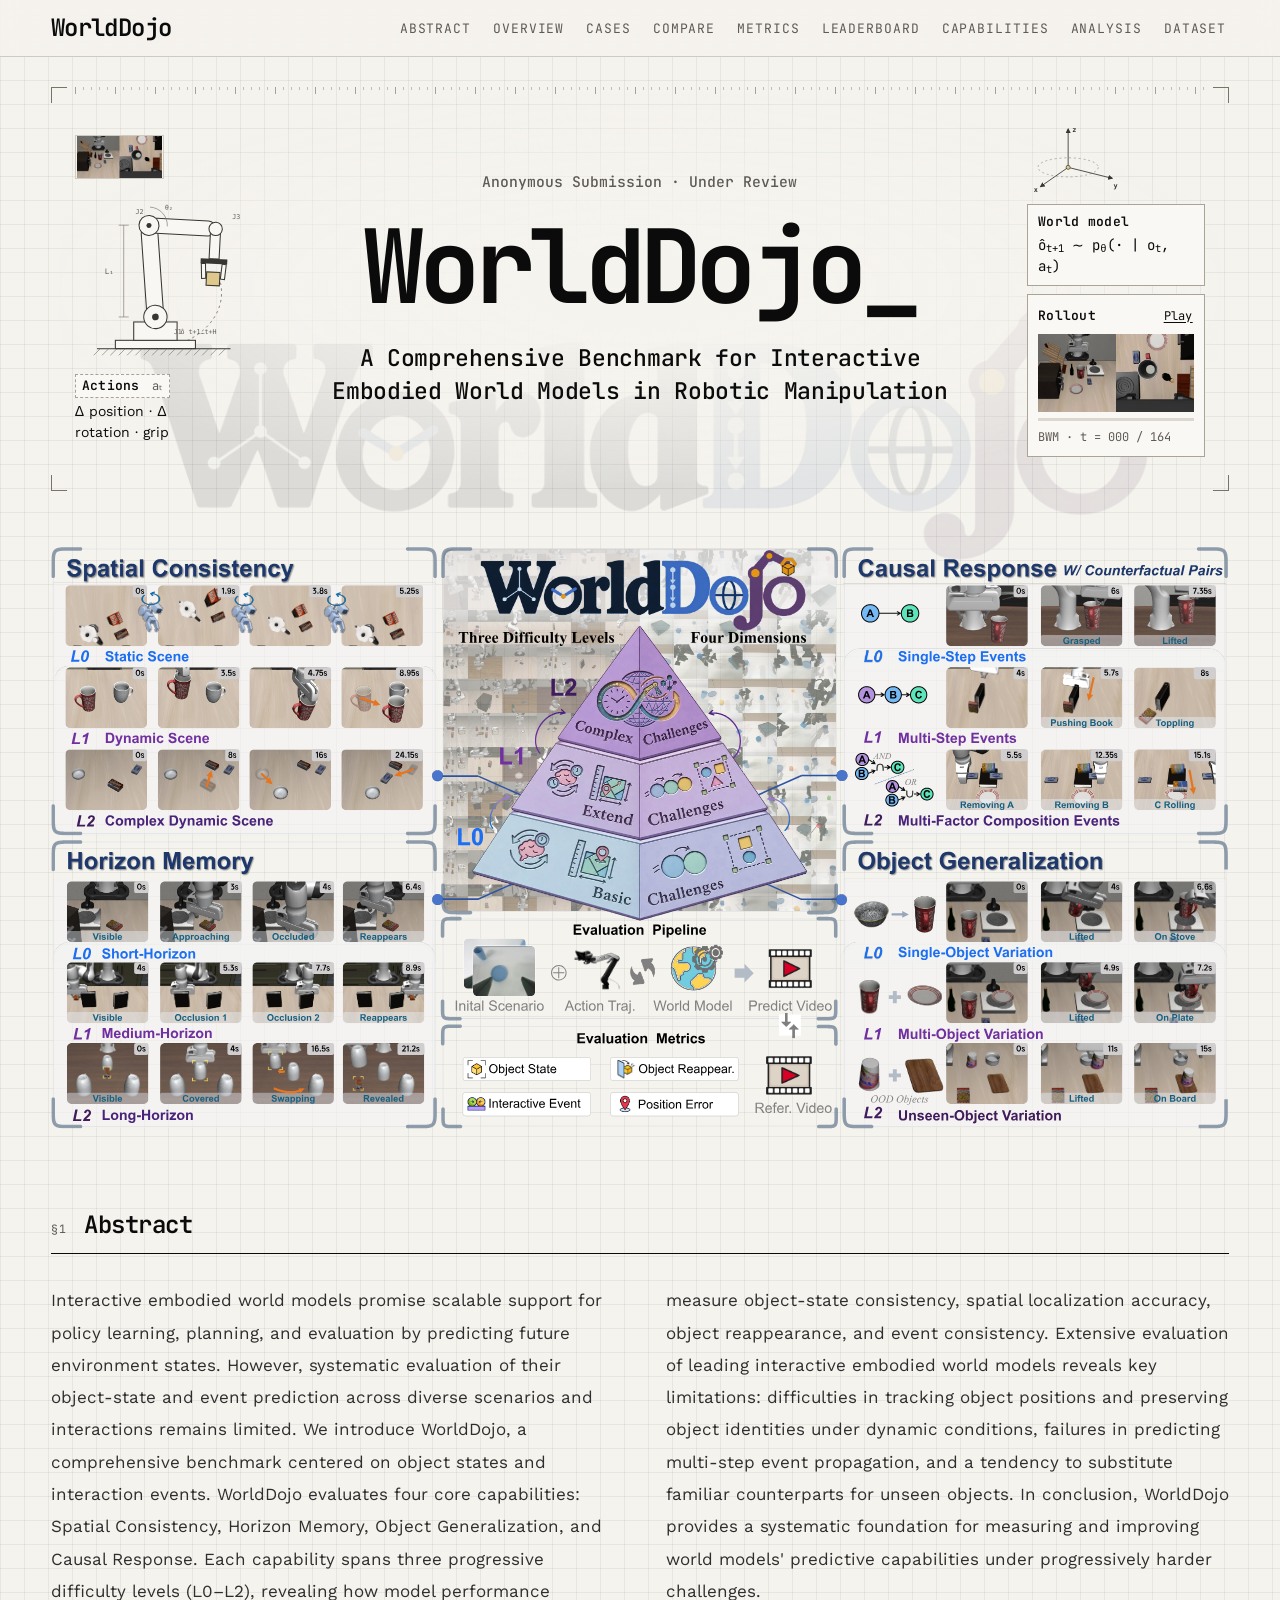
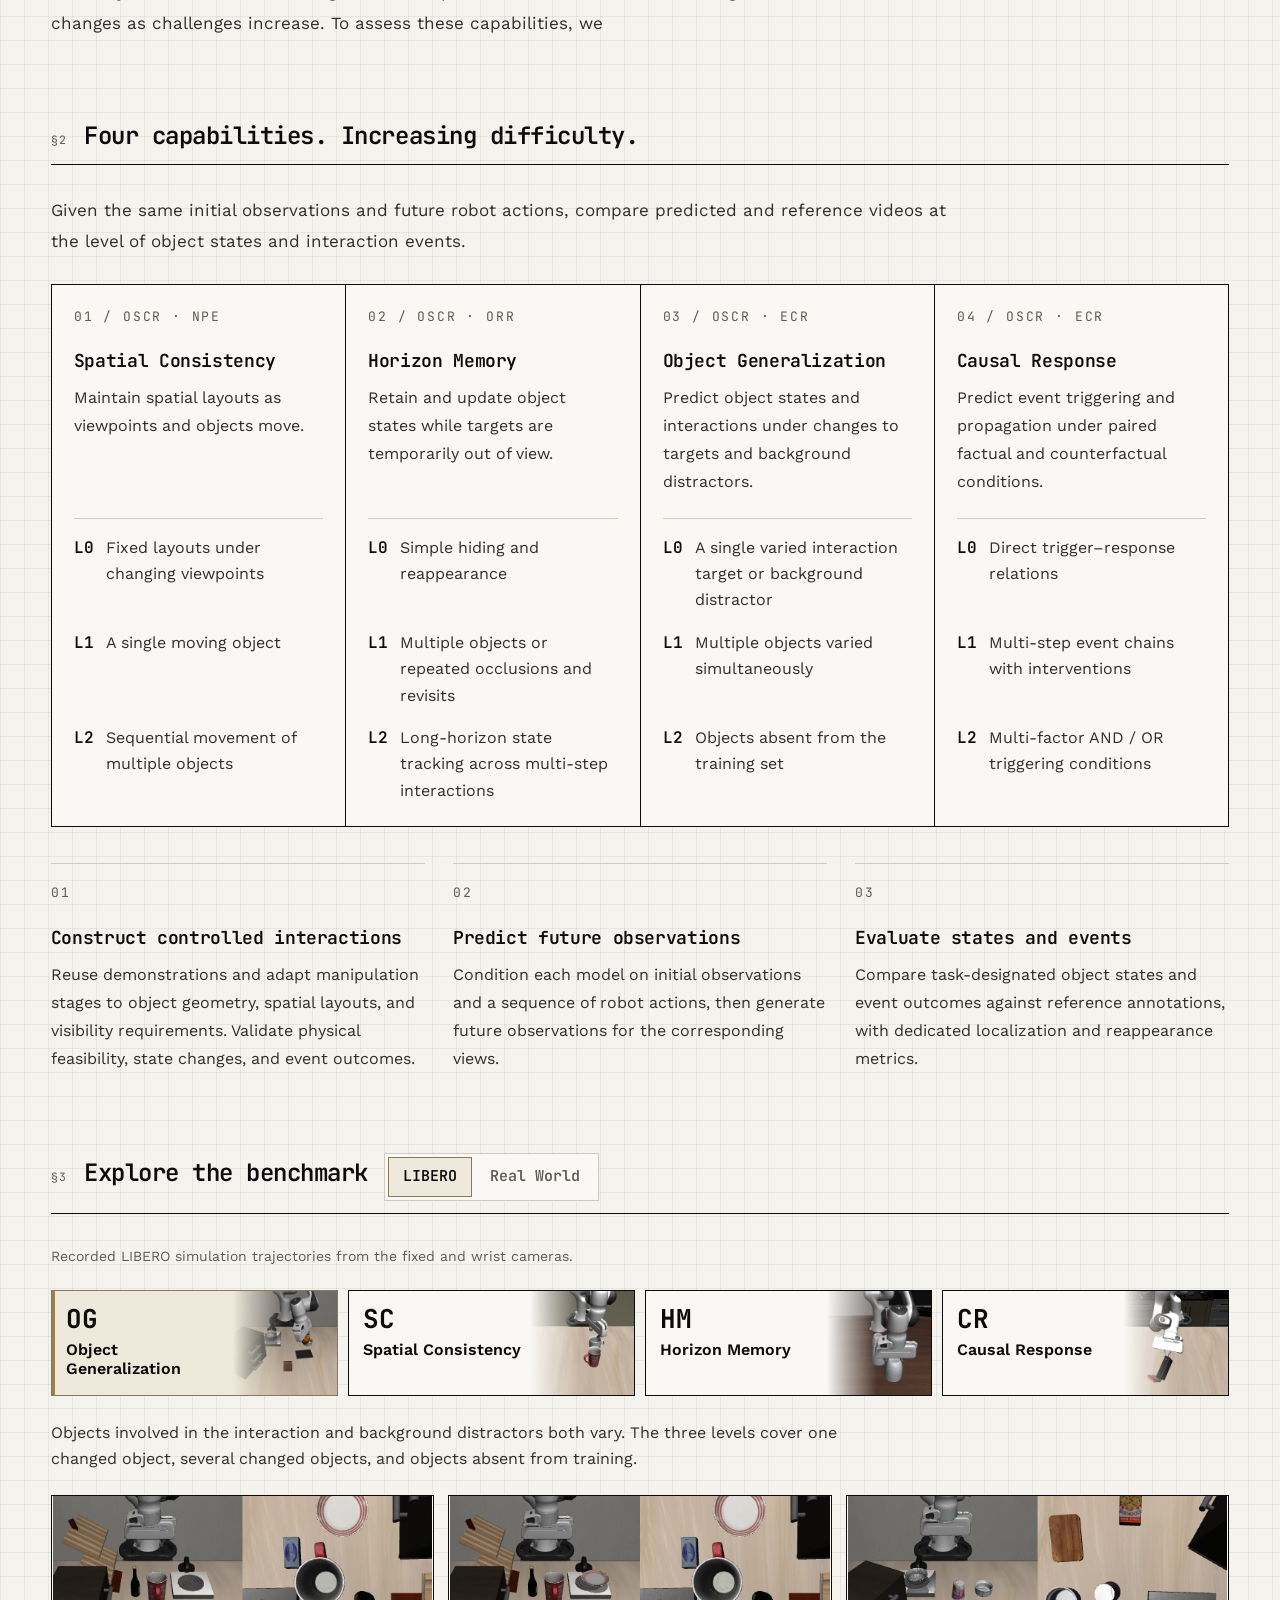
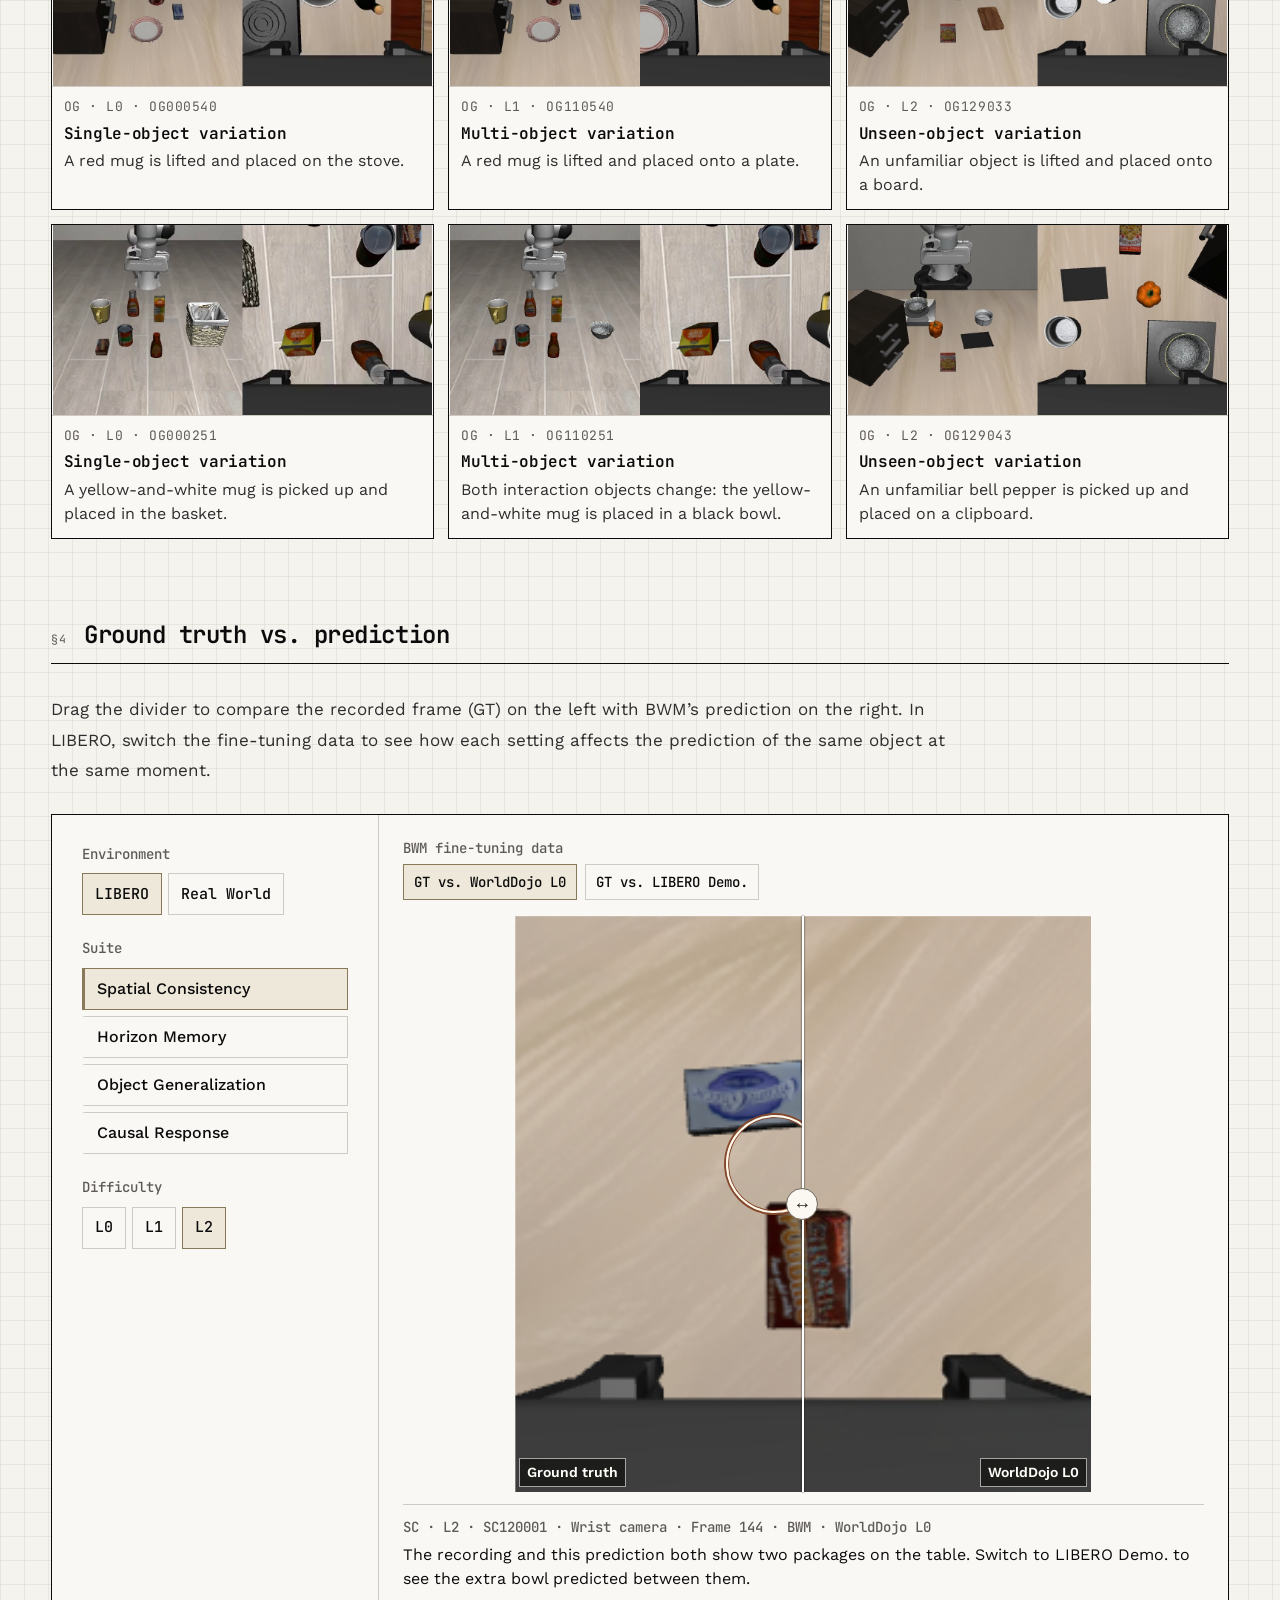
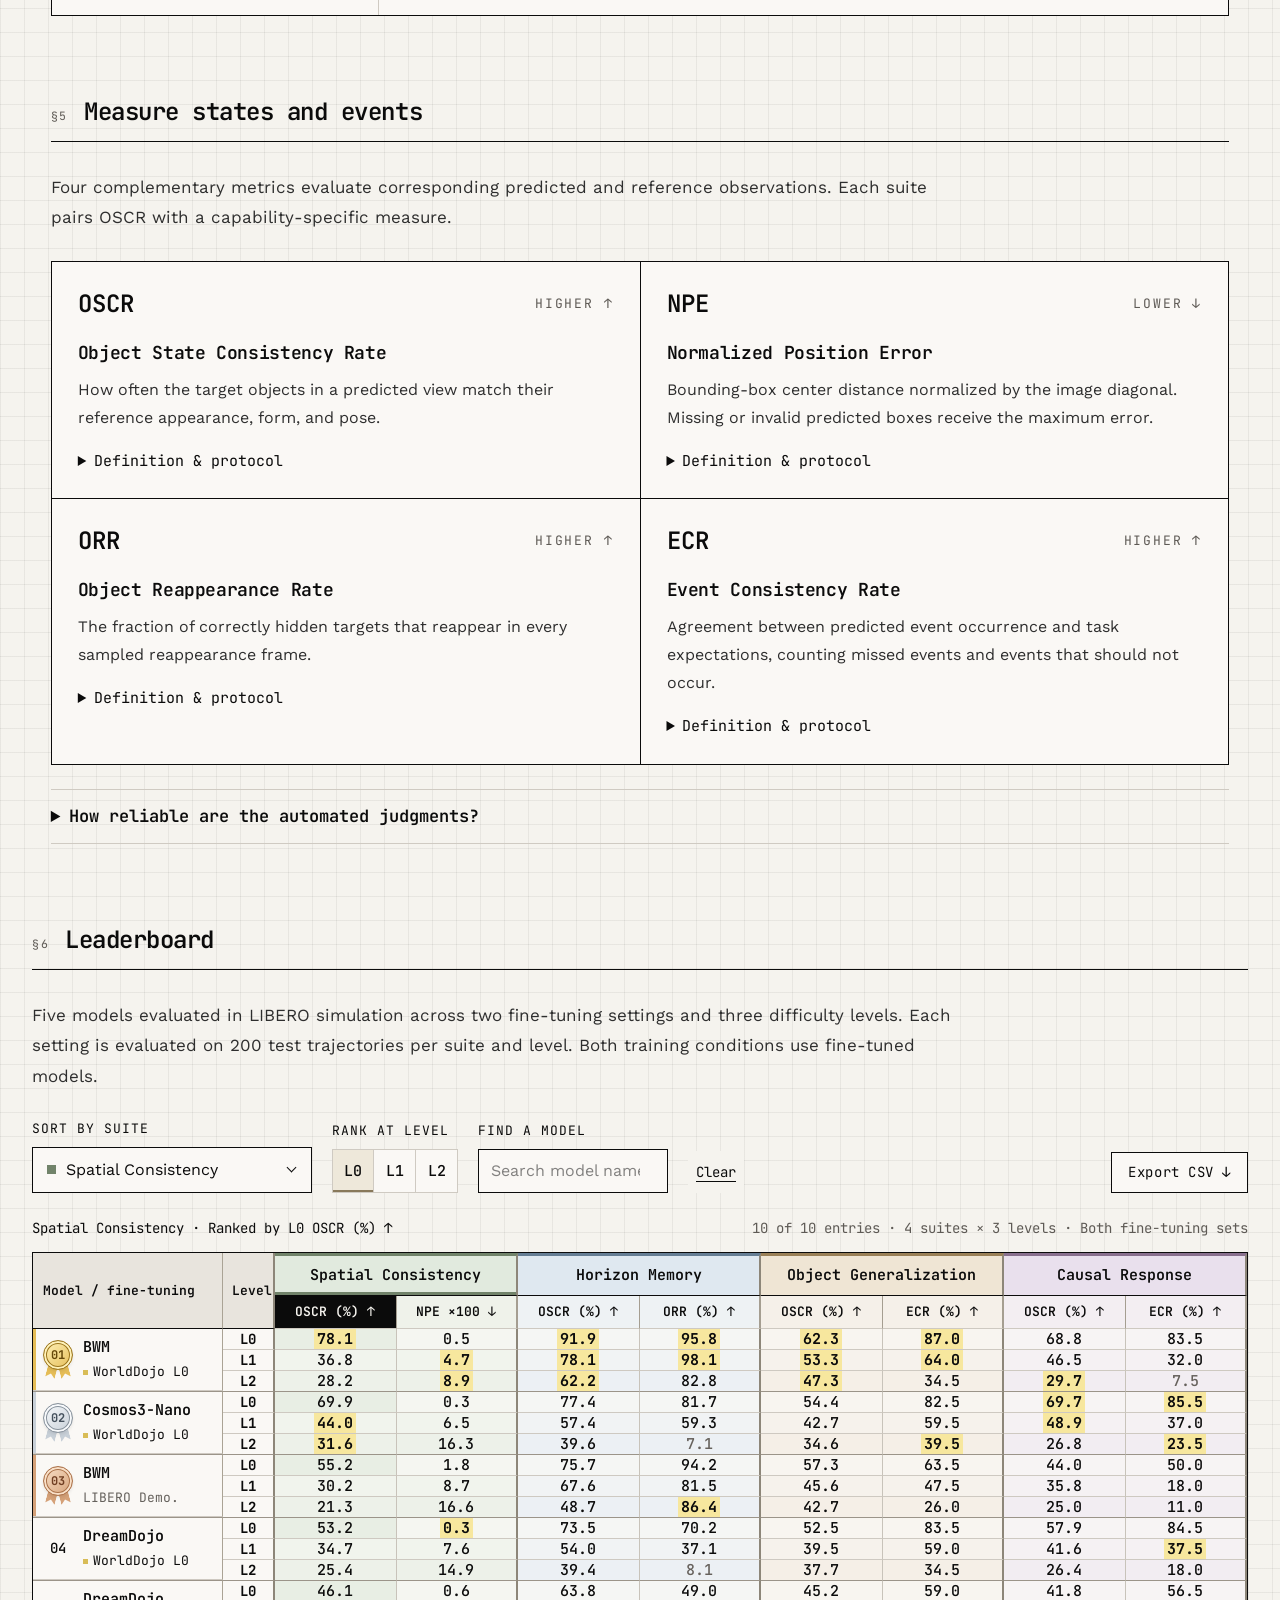
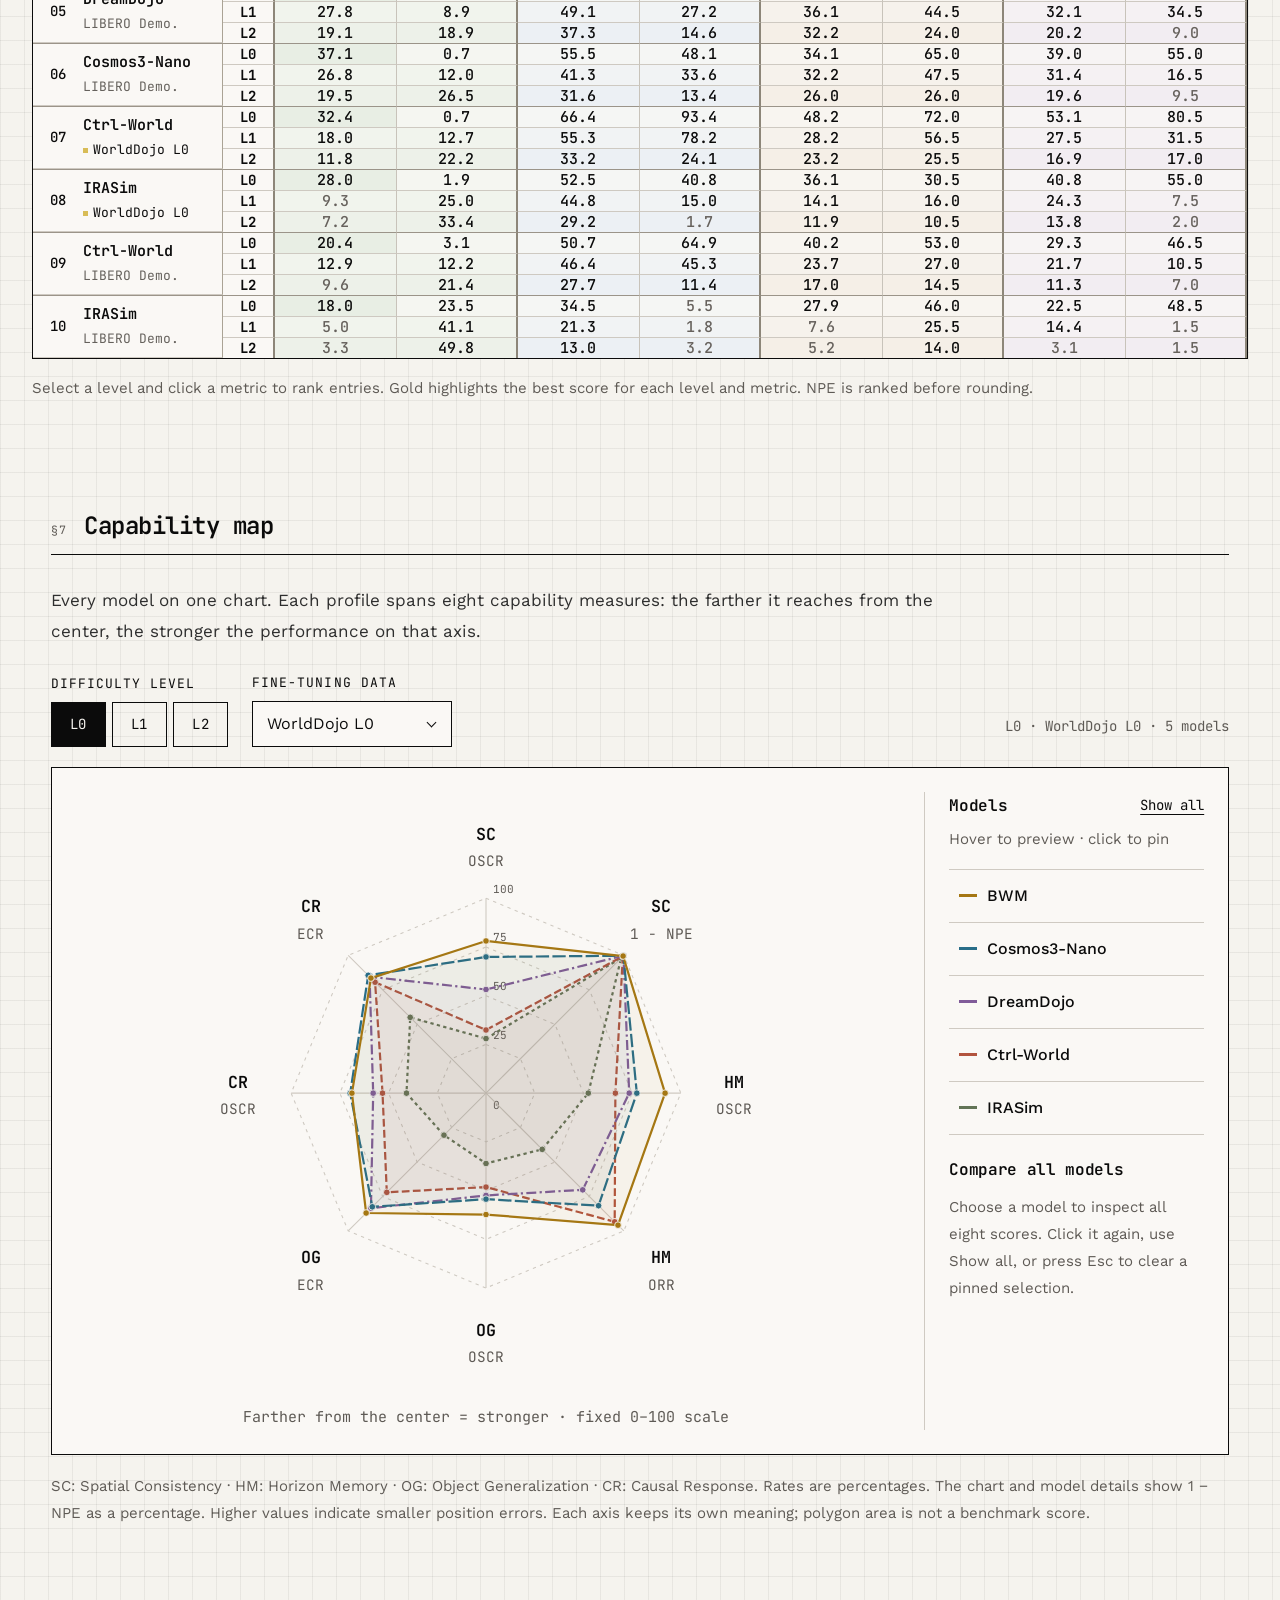
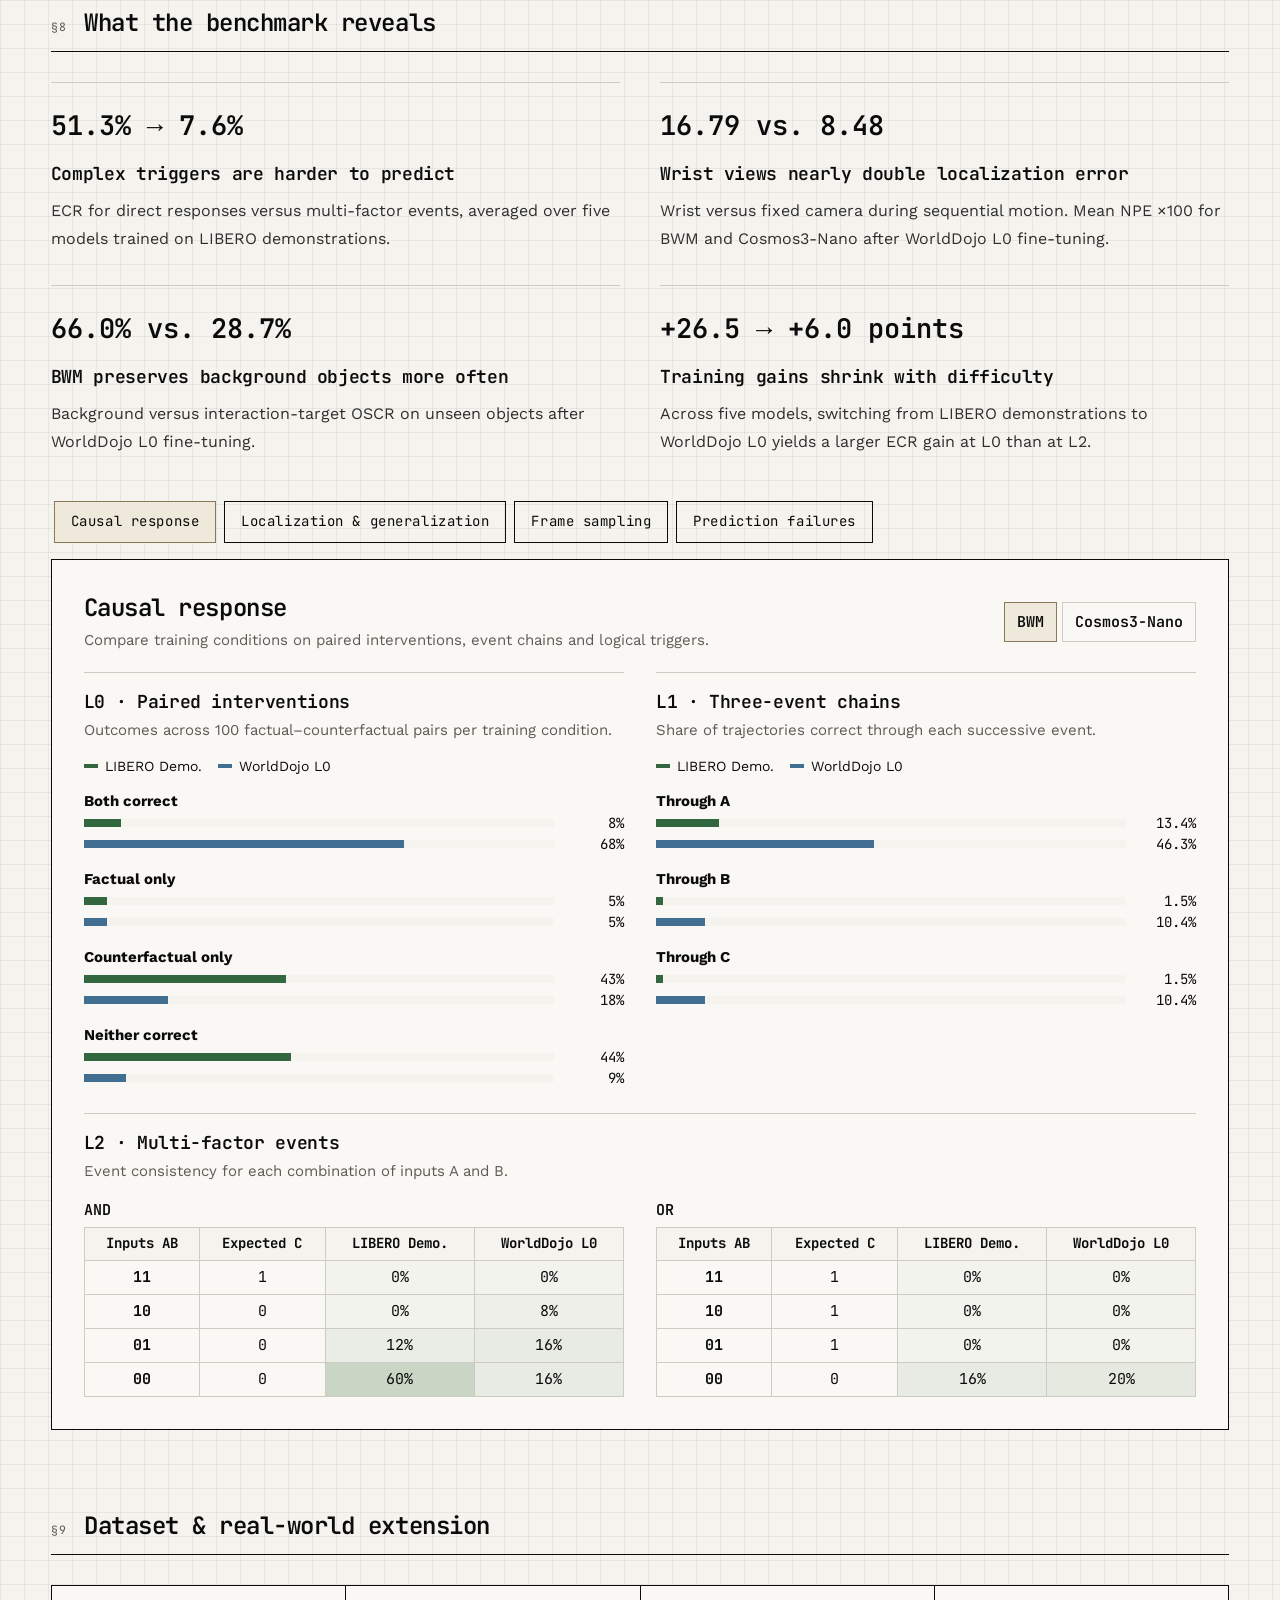
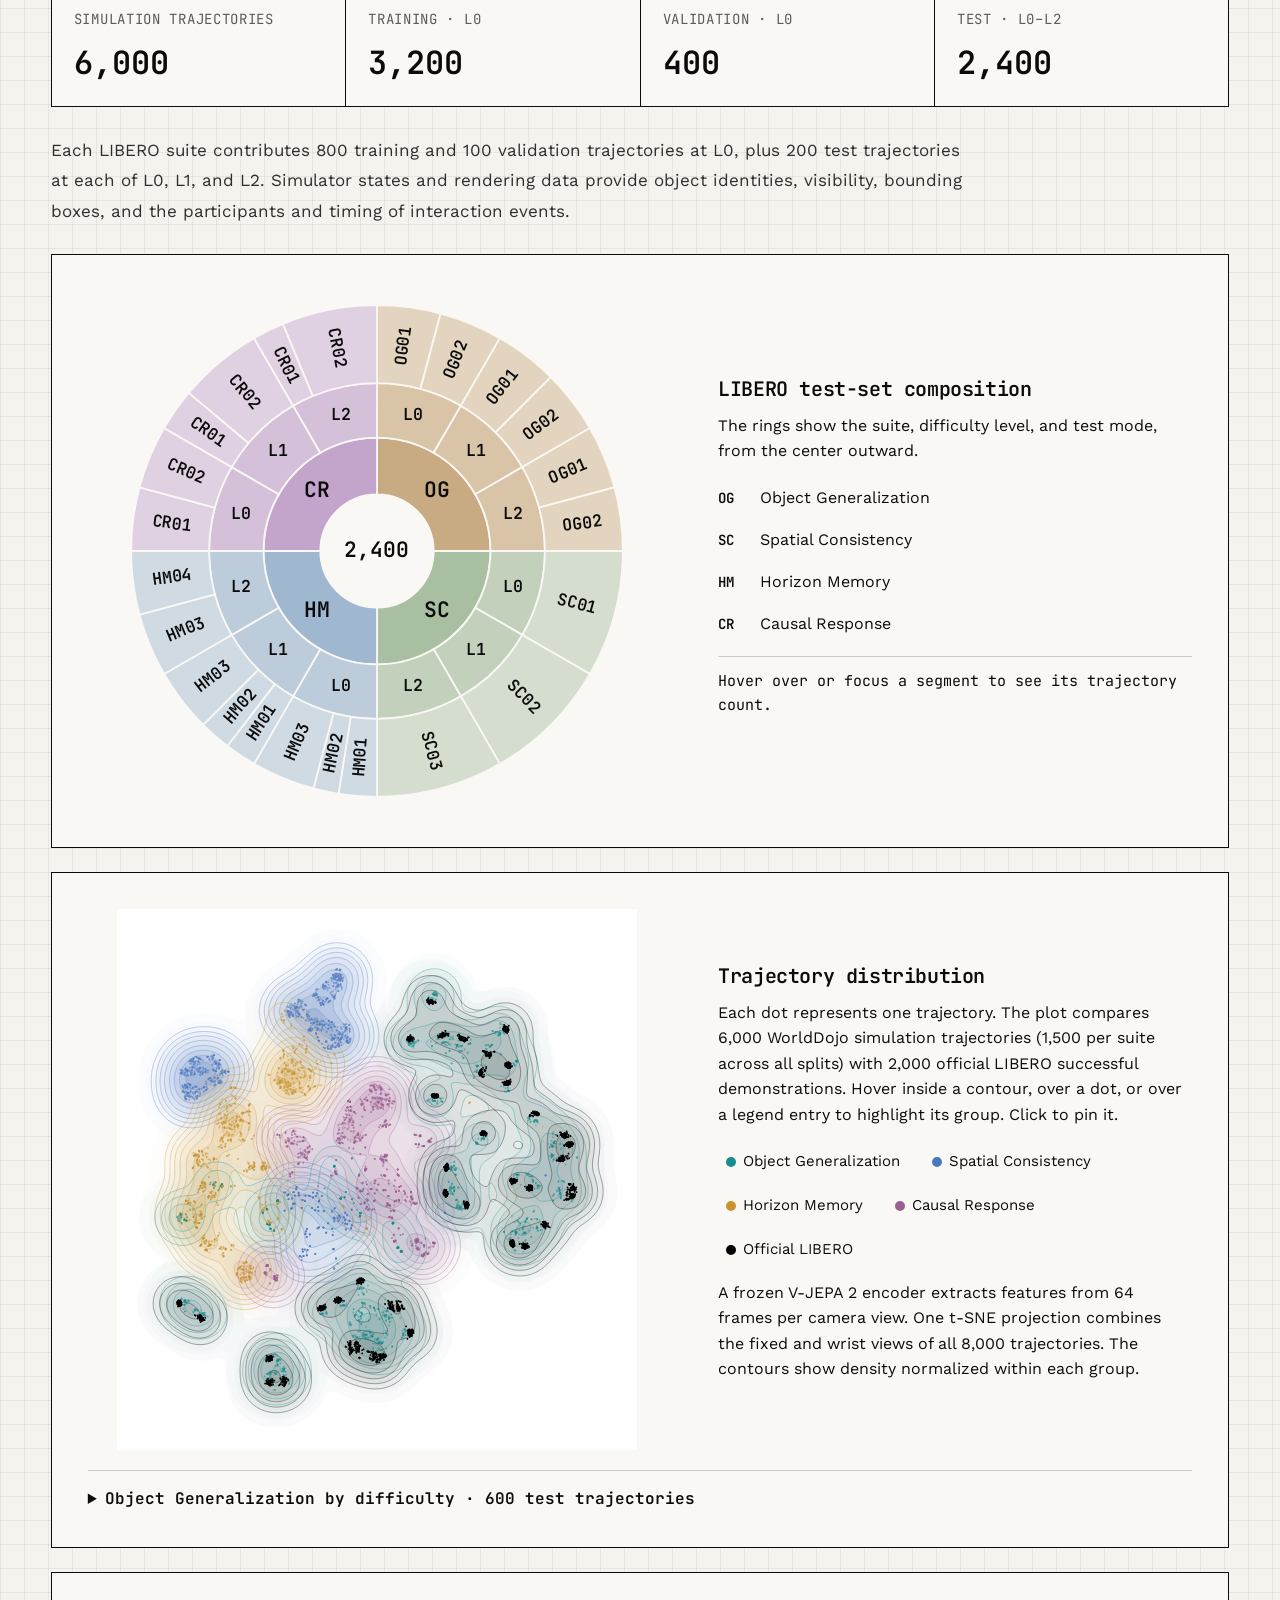
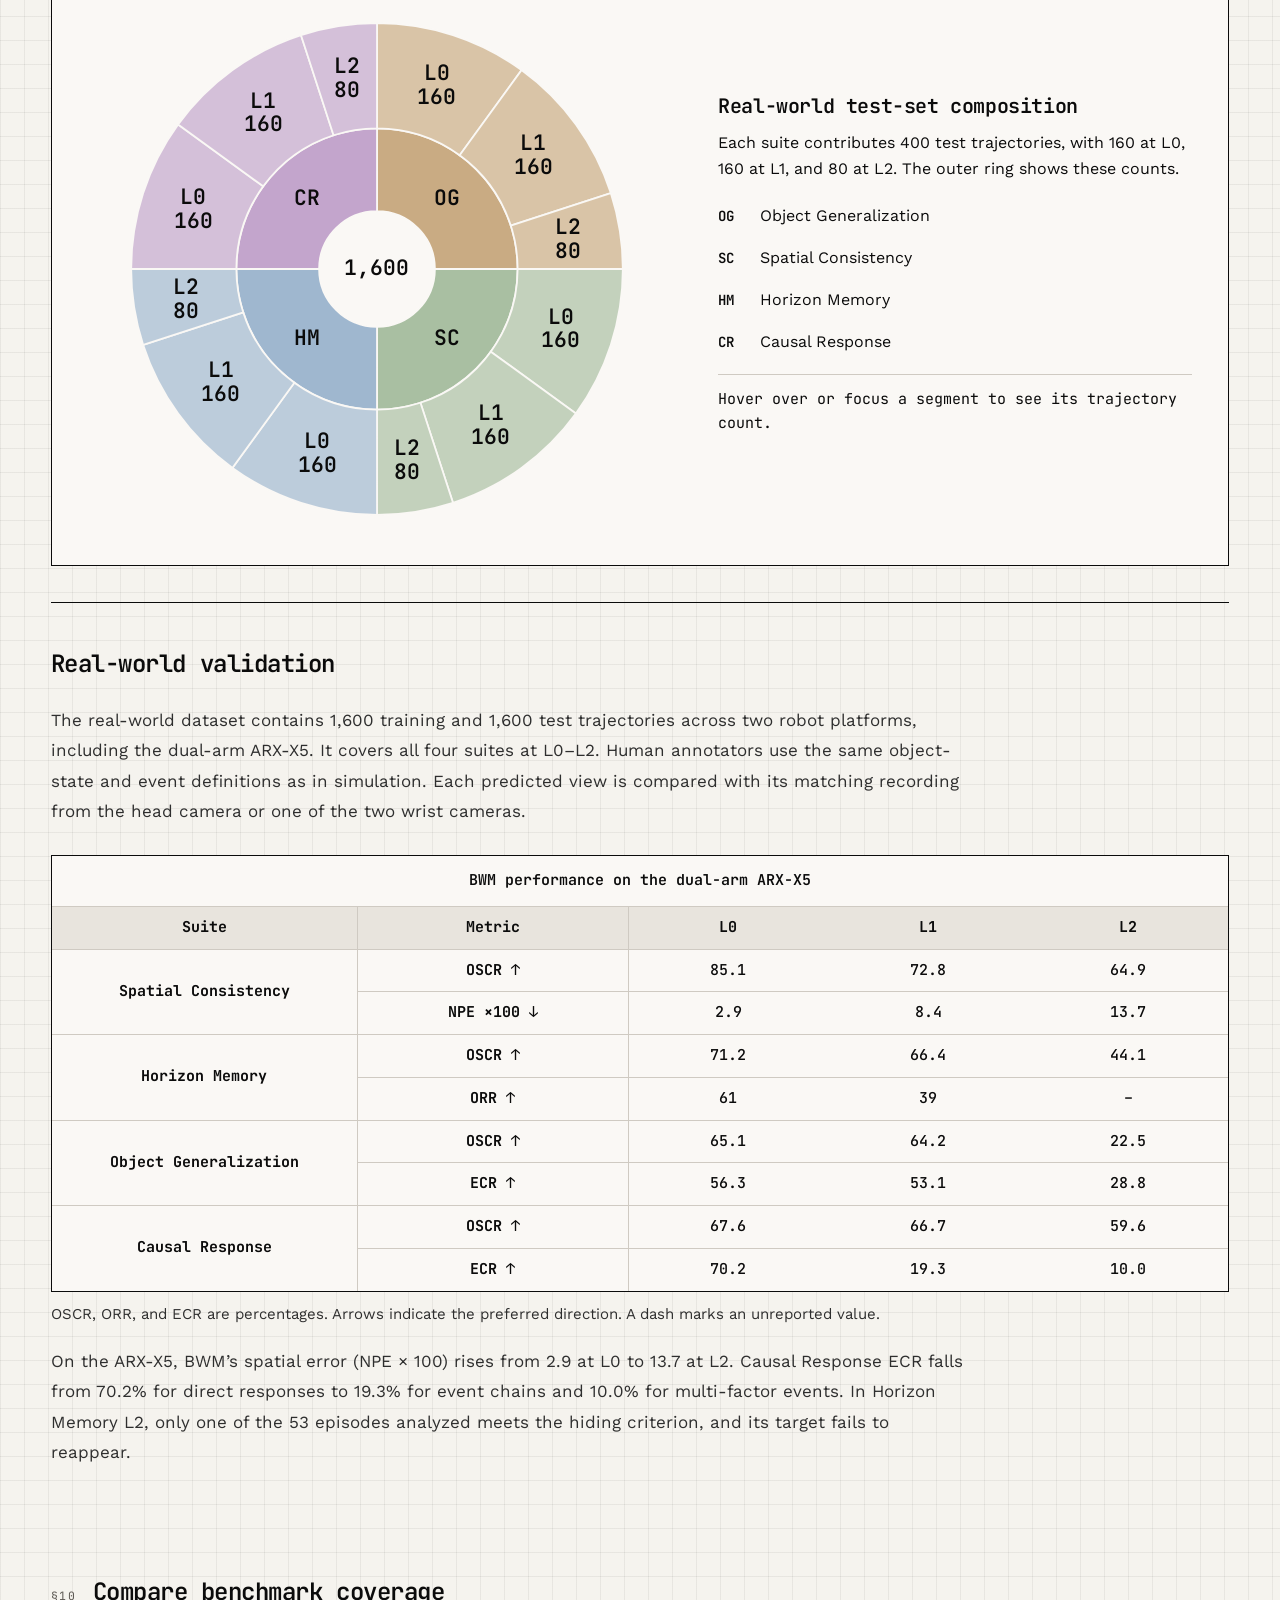
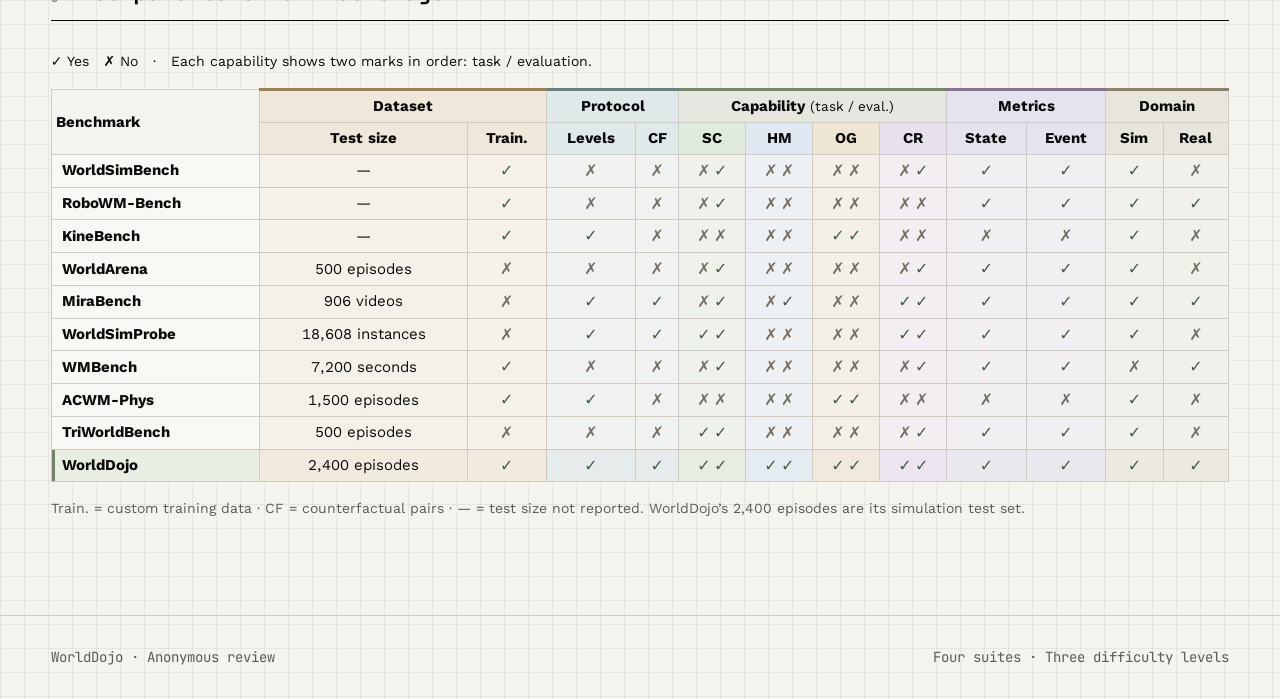
<file: index.html>
<!DOCTYPE html>

<html lang="en">
<head>
<meta charset="utf-8"/>
<meta content="width=device-width, initial-scale=1" name="viewport"/>
<title>
   WorldDojo: A Comprehensive Benchmark for Interactive Embodied World Models in Robotic Manipulation
  </title>
<meta content="Evaluating embodied world models across object generalization, spatial consistency, horizon memory, and causal response." name="description"/>
<meta content="WorldDojo: A Comprehensive Benchmark for Interactive Embodied World Models in Robotic Manipulation" property="og:title"/>
<meta content="Evaluating embodied world models across object generalization, spatial consistency, horizon memory, and causal response." property="og:description"/>
<meta content="website" property="og:type"/>
<meta content="summary_large_image" name="twitter:card"/>
<link href="data:," rel="icon" type="image/x-icon"/>
<meta content="WorldDojo: A Comprehensive Benchmark for Interactive Embodied World Models in Robotic Manipulation" name="twitter:title"/>
<meta content="Evaluating embodied world models across object generalization, spatial consistency, horizon memory, and causal response." name="twitter:description"/>
<link href="assets/original.css" rel="stylesheet"/>
<link href="assets/site.css?v=5d2e8ae666" rel="stylesheet"/>
<meta content="worlddojo/paper-figures/figure-01-overview.png?v=21d9a44036" property="og:image"/>
<meta content="worlddojo/paper-figures/figure-01-overview.png?v=21d9a44036" name="twitter:image"/>
<link rel="stylesheet" href="assets/distribution.css?v=acdff294e0"/>
<link rel="stylesheet" href="assets/analysis.css?v=d8b7f55e2f"/>
<link rel="stylesheet" href="assets/compare.css?v=30df215715"/>
<link rel="stylesheet" href="assets/hero-illustrations.css?v=53db5225df"/>
</head>
<body class="bg-grid">
<a class="skip-link" href="#main">
   Skip to content
  </a>
<div class="flex min-h-screen flex-col">
<header class="sticky top-0 z-40 border-b border-border bg-background/85 backdrop-blur">
<div class="site-topbar">
<a aria-current="page" class="font-mono text-sm font-semibold tracking-tight text-foreground active site-brand" href="index.html">
WorldDojo
</a>
<nav aria-label="Section navigation" class="top-navigation"><a href="#abstract">Abstract</a><a href="#overview">Overview</a><a href="#demonstrations">Cases</a><a href="#real-vs-imagined">Compare</a><a href="#metrics">Metrics</a><a href="#leaderboard">Leaderboard</a><a href="#capabilities">Capabilities</a><a href="#analysis">Analysis</a><a href="#dataset">Dataset</a></nav>
</div>
</header>
<div class="flex-1">
<main id="main"><section class="title-plate">
<div class="title-copy">
<p class="title-status">Anonymous Submission · Under Review</p>
<h1 class="animate-rise text-foreground [animation-delay:80ms]"><span class="hero-name caret">WorldDojo</span> <span class="hero-subtitle">A Comprehensive Benchmark for Interactive Embodied World Models in Robotic Manipulation</span></h1>
</div>
<div class="title-input">
  <img draggable="false" class="title-arm" src="assets/hero-arm.svg" width="199" height="205" alt=""/>
  <div class="title-spec title-state"><img draggable="false" src="assets/hero-observation.png" width="512" height="256" alt="Initial fixed and wrist camera observations of the red mug task"/></div>
  <div class="title-spec title-actions"><header>Actions <small>aₜ</small></header><p>Δ position · Δ rotation · grip</p></div>
</div>
<div class="title-output">
  <img draggable="false" class="title-axes" src="assets/hero-axes.svg" width="140" height="110" alt=""/>
  <div class="title-spec"><header>World model</header><p>ô<sub>t+1</sub> ∼ p<sub>θ</sub>(· | o<sub>t</sub>, a<sub>t</sub>)</p></div>
  <div class="title-spec title-rollout"><header>Rollout <button type="button" aria-label="Play the BWM rollout">Play</button></header>
    <video muted loop playsinline preload="metadata" src="assets/hero-rollout.mp4" poster="assets/hero-observation.png" width="512" height="256" aria-label="BWM prediction for LIBERO OG000540"></video>
    <progress max="164" value="0" aria-label="Rollout frame"></progress><span class="title-telemetry">BWM · t = <output>000</output> / 164</span>
  </div>
</div>
</section><section class="mx-auto max-w-6xl px-5 pt-14"><figure class="paper-figure"><img alt="Four complementary capabilities, three difficulty levels, and a shared evaluation pipeline for object states and interaction events." height="1206" loading="eager" src="worlddojo/paper-figures/figure-01-overview.svg?v=4296c5f3d4" width="2440"/></figure></section><section class="mx-auto max-w-6xl px-5 pt-20" id="abstract"><div class="section-heading"><span class="eyebrow">§1</span><h2>Abstract</h2></div><p class="abstract-copy">Interactive embodied world models promise scalable support for policy learning, planning, and evaluation by predicting future environment states. However, systematic evaluation of their object-state and event prediction across diverse scenarios and interactions remains limited. We introduce WorldDojo, a comprehensive benchmark centered on object states and interaction events. WorldDojo evaluates four core capabilities: Spatial Consistency, Horizon Memory, Object Generalization, and Causal Response. Each capability spans three progressive difficulty levels (L0–L2), revealing how model performance changes as challenges increase. To assess these capabilities, we measure object-state consistency, spatial localization accuracy, object reappearance, and event consistency. Extensive evaluation of leading interactive embodied world models reveals key limitations: difficulties in tracking object positions and preserving object identities under dynamic conditions, failures in predicting multi-step event propagation, and a tendency to substitute familiar counterparts for unseen objects. In conclusion, WorldDojo provides a systematic foundation for measuring and improving world models&#x27; predictive capabilities under progressively harder challenges.</p></section><section class="mx-auto max-w-6xl px-5 pt-20" id="overview"><div class="section-heading"><span class="eyebrow">§2</span><h2>Four capabilities. Increasing difficulty.</h2></div><p class="section-intro">Given the same initial observations and future robot actions, compare predicted and reference videos at the level of object states and interaction events.</p><ol class="suite-grid suite-details"><li><span class="eyebrow">01 / OSCR · NPE</span><h3>Spatial Consistency</h3><p>Maintain spatial layouts as viewpoints and objects move.</p><dl class="suite-levels"><div><dt>L0</dt><dd>Fixed layouts under changing viewpoints</dd></div><div><dt>L1</dt><dd>A single moving object</dd></div><div><dt>L2</dt><dd>Sequential movement of multiple objects</dd></div></dl></li><li><span class="eyebrow">02 / OSCR · ORR</span><h3>Horizon Memory</h3><p>Retain and update object states while targets are temporarily out of view.</p><dl class="suite-levels"><div><dt>L0</dt><dd>Simple hiding and reappearance</dd></div><div><dt>L1</dt><dd>Multiple objects or repeated occlusions and revisits</dd></div><div><dt>L2</dt><dd>Long-horizon state tracking across multi-step interactions</dd></div></dl></li><li><span class="eyebrow">03 / OSCR · ECR</span><h3>Object Generalization</h3><p>Predict object states and interactions under changes to targets and background distractors.</p><dl class="suite-levels"><div><dt>L0</dt><dd>A single varied interaction target or background distractor</dd></div><div><dt>L1</dt><dd>Multiple objects varied simultaneously</dd></div><div><dt>L2</dt><dd>Objects absent from the training set</dd></div></dl></li><li><span class="eyebrow">04 / OSCR · ECR</span><h3>Causal Response</h3><p>Predict event triggering and propagation under paired factual and counterfactual conditions.</p><dl class="suite-levels"><div><dt>L0</dt><dd>Direct trigger–response relations</dd></div><div><dt>L1</dt><dd>Multi-step event chains with interventions</dd></div><div><dt>L2</dt><dd>Multi-factor AND / OR triggering conditions</dd></div></dl></li></ol><ol class="method-steps"><li><span class="eyebrow">01</span><h3>Construct controlled interactions</h3><p>Reuse demonstrations and adapt manipulation stages to object geometry, spatial layouts, and visibility requirements. Validate physical feasibility, state changes, and event outcomes.</p></li><li><span class="eyebrow">02</span><h3>Predict future observations</h3><p>Condition each model on initial observations and a sequence of robot actions, then generate future observations for the corresponding views.</p></li><li><span class="eyebrow">03</span><h3>Evaluate states and events</h3><p>Compare task-designated object states and event outcomes against reference annotations, with dedicated localization and reappearance metrics.</p></li></ol></section><section class="mx-auto max-w-6xl px-5 pt-20" id="demonstrations">
<div class="mb-8 flex items-baseline gap-4 border-b border-foreground pb-3">
<span class="eyebrow">§3</span>
<h2 class="text-xl font-semibold text-foreground sm:text-2xl">
        Explore the benchmark
       </h2>
<div class="demo-environments" role="group" aria-label="Demonstration environment">
  <button type="button" data-demo-env="libero" aria-pressed="true" aria-controls="demo-grid">LIBERO</button>
  <button type="button" data-demo-env="real" aria-pressed="false" aria-controls="demo-grid">Real World</button>
</div>
</div>
<p class="text-sm text-muted-foreground" id="demo-environment-note">Recorded LIBERO simulation trajectories from the fixed and wrist cameras.</p>
<div aria-label="Evaluation suite" class="demo-filters" role="group">
  <button class="suite-choice" type="button" data-suite="OG" aria-pressed="true" aria-controls="demo-grid">
    <img src="worlddojo/suite-covers/OG129043-agentview-scene.webp" data-libero="worlddojo/suite-covers/OG129043-agentview-scene.webp" data-real="worlddojo/suite-covers/OG-344338f3-head-scene.jpg" alt="" loading="lazy"/>
    <b>OG</b><span>Object Generalization</span>
  </button>
  <button class="suite-choice" type="button" data-suite="SC" aria-pressed="false" aria-controls="demo-grid">
    <img src="worlddojo/suite-covers/SC110106-agentview-scene.webp" data-libero="worlddojo/suite-covers/SC110106-agentview-scene.webp" data-real="worlddojo/suite-covers/SC-9923a648-head-scene.jpg" alt="" loading="lazy"/>
    <b>SC</b><span>Spatial Consistency</span>
  </button>
  <button class="suite-choice" type="button" data-suite="HM" aria-pressed="false" aria-controls="demo-grid">
    <img src="worlddojo/suite-covers/HM120180-agentview-scene.webp" data-libero="worlddojo/suite-covers/HM120180-agentview-scene.webp" data-real="worlddojo/suite-covers/HM-933c59e6-head-scene.jpg" alt="" loading="lazy"/>
    <b>HM</b><span>Horizon Memory</span>
  </button>
  <button class="suite-choice" type="button" data-suite="CR" aria-pressed="false" aria-controls="demo-grid">
    <img src="worlddojo/suite-covers/CR110455-agentview-scene.webp" data-libero="worlddojo/suite-covers/CR110455-agentview-scene.webp" data-real="worlddojo/suite-covers/CR-515162b4-head-scene.jpg" alt="" loading="lazy"/>
    <b>CR</b><span>Causal Response</span>
  </button>
</div>
<p aria-live="polite" class="text-ink-soft demo-description" id="demo-description">
</p>
<span class="demo-jump" id="examples-OG"></span><span class="demo-jump" id="examples-SC"></span><span class="demo-jump" id="examples-HM"></span><span class="demo-jump" id="examples-CR"></span>
<span class="demo-jump" id="real-examples-OG"></span><span class="demo-jump" id="real-examples-SC"></span><span class="demo-jump" id="real-examples-HM"></span><span class="demo-jump" id="real-examples-CR"></span>
<div class="demo-grid" id="demo-grid">
</div>

<noscript>
<p>
        Enable JavaScript to switch between the demonstration videos, or
        <a href="worlddojo/content.js?v=377108d6fe">
         view the example index
        </a>
        .
       </p>
</noscript>
</section>
<section class="mx-auto max-w-6xl px-5 pt-20" id="real-vs-imagined" aria-labelledby="compare-title">
  <div class="section-heading"><span class="eyebrow">§4</span><h2 id="compare-title">Ground truth vs. prediction</h2></div>
  <p class="section-intro" id="compare-instructions">Drag the divider to compare the recorded frame (GT) on the left with BWM’s prediction on the right. In LIBERO, switch the fine-tuning data to see how each setting affects the prediction of the same object at the same moment.</p>
  <div class="compare-layout">
    <div class="compare-controls">
      <fieldset data-control="environment"><legend>Environment</legend><div>
        <button type="button" value="sim" aria-pressed="true">LIBERO</button>
        <button type="button" value="real" aria-pressed="false">Real World</button>
      </div></fieldset>
      <fieldset data-control="suite"><legend>Suite</legend><div class="compare-suites">
        <button type="button" value="SC" aria-pressed="true">Spatial Consistency</button>
        <button type="button" value="HM" aria-pressed="false">Horizon Memory</button>
        <button type="button" value="OG" aria-pressed="false">Object Generalization</button>
        <button type="button" value="CR" aria-pressed="false">Causal Response</button>
      </div></fieldset>
      <fieldset data-control="level"><legend>Difficulty</legend><div>
        <button type="button" value="L0" aria-pressed="false">L0</button>
        <button type="button" value="L1" aria-pressed="false">L1</button>
        <button type="button" value="L2" aria-pressed="true">L2</button>
      </div></fieldset>
    </div>
    <figure class="compare-case">
      <fieldset class="compare-pairs" data-control="mode"><legend>BWM fine-tuning data</legend>
        <button type="button" value="worlddojo" aria-pressed="true">GT vs. WorldDojo L0</button>
        <button type="button" value="libero" aria-pressed="false">GT vs. LIBERO Demo.</button>
      </fieldset>
      <div class="compare-view" aria-busy="true">
        <div class="compare-stage" hidden>
          <div class="compare-left"><img alt="Recorded frame"><span class="compare-marker" aria-hidden="true"></span><span class="compare-label">Ground truth</span></div>
          <div class="compare-right"><img alt="Model prediction"><span class="compare-marker" aria-hidden="true"></span><span class="compare-label">Prediction</span></div>
          <span class="compare-rule" aria-hidden="true"><span>↔</span></span>
          <input class="compare-range" type="range" min="0" max="100" value="50" aria-label="Comparison divider" aria-describedby="compare-instructions">
        </div>
        <p class="compare-status" role="status">Loading comparison…</p>
      </div>
      <figcaption aria-live="polite"><span class="compare-meta"></span><span class="compare-note"></span></figcaption>
    </figure>
  </div>
</section>
<section class="mx-auto max-w-6xl px-5 pt-20" id="metrics"><div class="section-heading"><span class="eyebrow">§5</span><h2>Measure states and events</h2></div><p class="section-intro">Four complementary metrics evaluate corresponding predicted and reference observations. Each suite pairs OSCR with a capability-specific measure.</p><div class="metrics-grid"><article><div class="metric-top"><span class="metric-id">OSCR</span><span class="eyebrow">Higher ↑</span></div><h3>Object State Consistency Rate</h3><p>How often the target objects in a predicted view match their reference appearance, form, and pose.</p><details><summary>Definition &amp; protocol</summary><p>For each sampled timestep with at least one valid target, GPT-6-Astra judges the valid targets as a set against the reference. The protocol samples six frames per trajectory. It averages the binary judgments over eligible timesteps for each view, equally over valid views within a sample, and finally over samples.</p><code>OSCRᵥ = (1 / |Tᵥ|) Σₜ∈Tᵥ J_state(t, v)</code></details></article><article><div class="metric-top"><span class="metric-id">NPE</span><span class="eyebrow">Lower ↓</span></div><h3>Normalized Position Error</h3><p>Bounding-box center distance normalized by the image diagonal. Missing or invalid predicted boxes receive the maximum error.</p><details><summary>Definition &amp; protocol</summary><p>Average over reference-defined evaluation instances. NPE ranges from 0 to 1. The leaderboard displays NPE × 100 and ranks with unrounded values.</p><code>NPE = mean(||center(predicted box) − center(reference box)||₂ / image diagonal); invalid prediction → 1</code></details></article><article><div class="metric-top"><span class="metric-id">ORR</span><span class="eyebrow">Higher ↑</span></div><h3>Object Reappearance Rate</h3><p>The fraction of correctly hidden targets that reappear in every sampled reappearance frame.</p><details><summary>Definition &amp; protocol</summary><p>Reference videos define the hiding and reappearance phases. h_e requires absence from every sampled hiding frame; r_e requires visibility in every sampled reappearance frame. ORR is conditional on correct hiding, not all episodes.</p><code>ORR = Σ(h_e r_e) / Σh_e</code></details></article><article><div class="metric-top"><span class="metric-id">ECR</span><span class="eyebrow">Higher ↑</span></div><h3>Event Consistency Rate</h3><p>Agreement between predicted event occurrence and task expectations, counting missed events and events that should not occur.</p><details><summary>Definition &amp; protocol</summary><p>GPT-6-Astra identifies events by predicate, participants, and temporal window. Factual and counterfactual trajectories have their own expected labels.</p><code>ECR = (1 / |E|) Σ 1[predicted occurrence = expected occurrence]</code></details></article></div><details class="judge-reliability"><summary>How reliable are the automated judgments?</summary>
<p>On predicted videos, GPT-6-Astra agrees with human consensus in 90.6% of object-state judgments and 88.0% of event judgments. Individual annotators agree with the consensus in 89.7% and 85.3% of judgments, respectively.</p>
<div class="judge-scroll" role="region" tabindex="0" aria-label="Judge reliability comparison"><table><caption>Judge reliability (%)</caption><thead><tr><th rowspan="2" scope="col">Judge</th><th colspan="2" scope="colgroup">Reference videos<br>Accuracy</th><th colspan="2" scope="colgroup">Predicted videos<br>Agreement with humans</th></tr><tr><th scope="col">State</th><th scope="col">Event</th><th scope="col">State</th><th scope="col">Event</th></tr></thead><tbody><tr><th scope="row">Qwen3-VL-8B</th><td>99.3</td><td>75.3</td><td>84.6</td><td>60.3</td></tr><tr><th scope="row">Qwen3-VL-32B</th><td>99.9</td><td>77.7</td><td>85.9</td><td>73.8</td></tr><tr><th scope="row">Gemini-3.1-Pro</th><td>99.9</td><td>88.7</td><td>71.7</td><td>80.7</td></tr><tr><th scope="row">GPT-6-Astra</th><td>99.9</td><td>99.3</td><td>90.6</td><td>88.0</td></tr><tr><th scope="row">Human</th><td>99.9</td><td>99.9</td><td>89.7</td><td>85.3</td></tr></tbody></table></div></details></section><section class="mx-auto max-w-6xl px-5 pt-20" id="leaderboard"><div class="section-heading"><span class="eyebrow">§6</span><h2>Leaderboard</h2></div><p class="section-intro">Five models evaluated in LIBERO simulation across two fine-tuning settings and three difficulty levels. Each setting is evaluated on 200 test trajectories per suite and level. Both training conditions use fine-tuned models.</p><div class="board" data-leaderboard=""><div class="board-controls"><div class="suite-select-control"><span class="control-label" id="suite-sort-label">Sort by suite</span><select aria-label="Sort by suite" data-board-suite=""><option value="SC">Spatial Consistency</option><option value="HM">Horizon Memory</option><option value="OG">Object Generalization</option><option value="CR">Causal Response</option></select></div><fieldset data-ranking-level><legend class="control-label">Rank at level</legend></fieldset><label class="search-control"><span class="control-label">Find a model</span><input aria-label="Find a model" placeholder="Search model name" type="search"/></label><button class="text-button" data-clear="" type="button">Clear</button><button class="ink-button" data-csv="" type="button">Export CSV ↓</button></div><div class="board-meta"><span data-ranking-label=""></span><span aria-live="polite" data-board-status="" role="status"></span></div><p class="board-scroll-hint">Swipe to compare all 4 suites × 3 levels →</p><div aria-label="Results by model, fine-tuning setting and difficulty" class="table-scroll" role="region" tabindex="0"><table><caption class="sr-only">L0, L1 and L2 occupy successive rows for each model and fine-tuning setting.</caption><thead></thead><tbody></tbody></table></div><p class="board-note">Select a level and click a metric to rank entries. Gold highlights the best score for each level and metric. NPE is ranked before rounding.</p><noscript><p>Enable JavaScript to view the interactive leaderboard.</p></noscript></div></section><section class="mx-auto max-w-6xl px-5 pt-20" id="capabilities"><div class="section-heading"><span class="eyebrow">§7</span><h2>Capability map</h2></div><div class="capability-map" data-capability-map=""><p class="section-intro">Every model on one chart. Each profile spans eight capability measures: the farther it reaches from the center, the stronger the performance on that axis.</p><div class="map-toolbar"><div><span class="control-label">Difficulty level</span><div aria-label="Map difficulty level" class="map-levels" role="group"><button aria-pressed="true" class="ink-button ink-button-solid" data-map-level="L0" type="button">L0</button><button aria-pressed="false" class="ink-button" data-map-level="L1" type="button">L1</button><button aria-pressed="false" class="ink-button" data-map-level="L2" type="button">L2</button></div></div><div class="map-training-control"><span class="control-label" id="map-training-label">Fine-tuning data</span><select aria-label="Map fine-tuning data" data-map-training=""><option value="demo">LIBERO Demo.</option><option selected="" value="worlddojo_l0">WorldDojo L0</option></select></div><p aria-live="polite" class="map-context" data-map-context="" role="status"></p></div><div class="map-panel"><figure class="map-figure"><div data-map-chart=""></div><figcaption>Farther from the center = stronger · fixed 0–100 scale</figcaption></figure><aside aria-label="Model focus controls" class="map-sidebar"><div class="map-sidebar-title"><h3>Models</h3><button class="text-button" data-map-reset="" type="button">Show all</button></div><p class="map-instruction">Hover to preview · click to pin</p><ul class="map-model-list" data-map-models=""></ul><div class="map-detail" data-map-detail=""></div></aside></div><p class="map-note">SC: Spatial Consistency · HM: Horizon Memory · OG: Object Generalization · CR: Causal Response. Rates are percentages. The chart and model details show 1 − NPE as a percentage. Higher values indicate smaller position errors. Each axis keeps its own meaning; polygon area is not a benchmark score.</p><noscript>Enable JavaScript to explore the model capability map, or read the results in the paper.</noscript></div></section><section class="mx-auto max-w-6xl px-5 pt-20" id="analysis"><div class="section-heading"><span class="eyebrow">§8</span><h2>What the benchmark reveals</h2></div><div class="findings-grid"><article><p class="finding-stat">51.3% → 7.6%</p><h3>Complex triggers are harder to predict</h3><p>ECR for direct responses versus multi-factor events, averaged over five models trained on LIBERO demonstrations.</p></article><article><p class="finding-stat">16.79 vs. 8.48</p><h3>Wrist views nearly double localization error</h3><p>Wrist versus fixed camera during sequential motion. Mean NPE ×100 for BWM and Cosmos3-Nano after WorldDojo L0 fine-tuning.</p></article><article><p class="finding-stat">66.0% vs. 28.7%</p><h3>BWM preserves background objects more often</h3><p>Background versus interaction-target OSCR on unseen objects after WorldDojo L0 fine-tuning.</p></article><article><p class="finding-stat">+26.5 → +6.0 points</p><h3>Training gains shrink with difficulty</h3><p>Across five models, switching from LIBERO demonstrations to WorldDojo L0 yields a larger ECR gain at L0 than at L2.</p></article></div><div aria-label="Paper analyses" class="figure-tabs" role="tablist"><button aria-controls="analysis-panel-0" aria-selected="true" class="ink-button" data-analysis="0" id="analysis-tab-0" role="tab" tabindex="0" type="button">Causal response</button><button aria-controls="analysis-panel-1" aria-selected="false" class="ink-button" data-analysis="1" id="analysis-tab-1" role="tab" tabindex="-1" type="button">Localization &amp; generalization</button><button aria-controls="analysis-panel-2" aria-selected="false" class="ink-button" data-analysis="2" id="analysis-tab-2" role="tab" tabindex="-1" type="button">Frame sampling</button><button aria-controls="analysis-panel-3" aria-selected="false" class="ink-button" data-analysis="3" id="analysis-tab-3" role="tab" tabindex="-1" type="button">Prediction failures</button></div><div aria-labelledby="analysis-tab-0" id="analysis-panel-0" role="tabpanel" tabindex="0"><div class="analysis-native" data-native-analysis="causal"><div class="analysis-toolbar"><div><h3>Causal response</h3><p>Compare training conditions on paired interventions, event chains and logical triggers.</p></div></div><div class="analysis-plots"></div></div></div><div aria-labelledby="analysis-tab-1" hidden="" id="analysis-panel-1" role="tabpanel" tabindex="0"><div class="analysis-native" data-native-analysis="localization"><div class="analysis-toolbar"><div><h3>Localization &amp; generalization</h3><p>Models fine-tuned on WorldDojo L0. Compare localization error by camera, object-state consistency by role, and counts of substitutions and deformations at each difficulty level.</p></div></div><div class="analysis-plots"></div></div></div><div aria-labelledby="analysis-tab-2" hidden="" id="analysis-panel-2" role="tabpanel" tabindex="0"><div class="analysis-native" data-native-analysis="sampling"><div class="analysis-toolbar"><div><h3>How many frames does OSCR need?</h3><p>Overall OSCR is 37.01% with five frames, 36.82% with six and 35.07% with ten. The six-frame protocol uses 40% fewer frames than the ten-frame protocol.</p></div></div>
<div class="sampling-layout"><div><strong>OSCR (%)</strong><svg role="img" aria-label="Overall and per-level object state consistency across one to ten sampled frames"></svg><div class="sampling-axis-title">Number of sampled frames</div></div>
<div><dl class="sampling-values" aria-live="polite"></dl><label for="sampling-count">Sampled frames <output for="sampling-count">6 frames</output></label><input id="sampling-count" type="range" min="1" max="10" step="1" value="6"></div></div></div></div><div aria-labelledby="analysis-tab-3" hidden="" id="analysis-panel-3" role="tabpanel" tabindex="0"><div class="failure-explorer" data-failure-explorer>
  <div class="failure-tabs" role="tablist" aria-label="Prediction failure cases">
    <button type="button" role="tab" id="failure-tab-sc" aria-controls="failure-case-sc" aria-selected="true" tabindex="0">Spatial Consistency</button>
    <button type="button" role="tab" id="failure-tab-og" aria-controls="failure-case-og" aria-selected="false" tabindex="-1">Object Generalization</button>
    <button type="button" role="tab" id="failure-tab-hm" aria-controls="failure-case-hm" aria-selected="false" tabindex="-1">Horizon Memory</button>
    <button type="button" role="tab" id="failure-tab-cr" aria-controls="failure-case-cr" aria-selected="false" tabindex="-1">Causal Response</button>
  </div>
  <section class="failure-case" id="failure-case-sc" role="tabpanel" aria-labelledby="failure-tab-sc" tabindex="0">
    <div class="failure-summary">
      <p class="failure-meta">Spatial Consistency</p>
      <h3>The cup shifts as the camera moves</h3>
      <p>The moving camera reveals a misshapen handle. In the final view, the cup appears in a different position than in the recording.</p>
      <div class="failure-key" aria-label="Frame annotations"><span>Ground-truth target</span><span>Prediction error</span></div>
    </div>
    <div class="failure-environments">
      <div class="failure-environment">
        <h4>LIBERO simulation</h4>
    <table class="failure-sequence" aria-label="LIBERO simulation, Spatial Consistency, ground truth and prediction at three sampled moments">
      <thead><tr><td></td>
        <th scope="col">Initial view</th>
        <th scope="col">Camera moves</th>
        <th scope="col">Later view</th>
      </tr></thead>
      <tbody>
        <tr class="failure-reference"><th scope="row">Ground truth</th>
          <td><div class="failure-frame"><img src="worlddojo/analysis-frames/sc-reference-1.svg?v=b570cda620" alt="" width="384" height="384" loading="lazy"></div><span>Cup in place</span></td>
          <td><div class="failure-frame"><img src="worlddojo/analysis-frames/sc-reference-2.svg?v=05446a8a2e" alt="" width="384" height="384" loading="lazy"></div><span>Handle visible</span></td>
          <td><div class="failure-frame"><img src="worlddojo/analysis-frames/sc-reference-3.svg?v=2fa10c9b42" alt="" width="384" height="384" loading="lazy"></div><span>Recorded position</span></td>
        </tr>
        <tr class="failure-prediction"><th scope="row">Prediction</th>
          <td><div class="failure-frame"><img src="worlddojo/analysis-frames/sc-prediction-1.svg?v=1a4567edc1" alt="" width="384" height="384" loading="lazy"></div><span>Cup in place</span></td>
          <td><div class="failure-frame"><img src="worlddojo/analysis-frames/sc-prediction-2.svg?v=2523acabc0" alt="" width="384" height="384" loading="lazy"></div><span>Handle deformed</span></td>
          <td><div class="failure-frame"><img src="worlddojo/analysis-frames/sc-prediction-3.svg?v=cd5949b17e" alt="" width="384" height="384" loading="lazy"></div><span>Cup misaligned</span></td>
        </tr>
      </tbody>
    </table>
      </div>
      <div class="failure-environment">
        <h4>Real world</h4>
    <table class="failure-sequence" aria-label="Real world, Spatial Consistency, ground truth and prediction at three sampled moments">
      <thead><tr><td></td>
        <th scope="col">Initial view</th>
        <th scope="col">Camera moves</th>
        <th scope="col">Later view</th>
      </tr></thead>
      <tbody>
        <tr class="failure-reference"><th scope="row">Ground truth</th>
          <td><div class="failure-frame"><img src="worlddojo/analysis-frames/real-sc-reference-1.svg?v=dff273db7a" alt="" width="384" height="384" loading="lazy"></div><span>Blue object visible</span></td>
          <td><div class="failure-frame"><img src="worlddojo/analysis-frames/real-sc-reference-2.svg?v=a4d26b39af" alt="" width="384" height="384" loading="lazy"></div><span>Recorded position</span></td>
          <td><div class="failure-frame"><img src="worlddojo/analysis-frames/real-sc-reference-3.svg?v=0fec5028ae" alt="" width="384" height="384" loading="lazy"></div><span>Recorded position</span></td>
        </tr>
        <tr class="failure-prediction"><th scope="row">Prediction</th>
          <td><div class="failure-frame"><img src="worlddojo/analysis-frames/real-sc-prediction-1.svg?v=8cb6417371" alt="" width="384" height="384" loading="lazy"></div><span>Blue object visible</span></td>
          <td><div class="failure-frame"><img src="worlddojo/analysis-frames/real-sc-prediction-2.svg?v=49f4f718e4" alt="" width="384" height="384" loading="lazy"></div><span>Position mismatch</span></td>
          <td><div class="failure-frame"><img src="worlddojo/analysis-frames/real-sc-prediction-3.svg?v=b5d2aa8d1e" alt="" width="384" height="384" loading="lazy"></div><span>Position mismatch</span></td>
        </tr>
      </tbody>
    </table>
      </div>
    </div>
  </section>
  <section class="failure-case" id="failure-case-og" role="tabpanel" aria-labelledby="failure-tab-og" tabindex="0" hidden>
    <div class="failure-summary">
      <p class="failure-meta">Object Generalization</p>
      <h3>The bottle becomes a bowl</h3>
      <p>During manipulation, the predicted bottle takes on the shape of a bowl. The substitution persists in the following frame.</p>
      <div class="failure-key" aria-label="Frame annotations"><span>Ground-truth target</span><span>Prediction error</span></div>
    </div>
    <div class="failure-environments">
      <div class="failure-environment">
        <h4>LIBERO simulation</h4>
    <table class="failure-sequence" aria-label="LIBERO simulation, Object Generalization, ground truth and prediction at three sampled moments">
      <thead><tr><td></td>
        <th scope="col">Initial grasp</th>
        <th scope="col">Manipulation</th>
        <th scope="col">Later view</th>
      </tr></thead>
      <tbody>
        <tr class="failure-reference"><th scope="row">Ground truth</th>
          <td><div class="failure-frame"><img src="worlddojo/analysis-frames/og-reference-1.svg?v=aa5ca0586c" alt="" width="384" height="384" loading="lazy"></div><span>Bottle visible</span></td>
          <td><div class="failure-frame"><img src="worlddojo/analysis-frames/og-reference-2.svg?v=08cfbdb9e8" alt="" width="384" height="384" loading="lazy"></div><span>Bottle retained</span></td>
          <td><div class="failure-frame"><img src="worlddojo/analysis-frames/og-reference-3.svg?v=b3ecabb144" alt="" width="384" height="384" loading="lazy"></div><span>Bottle retained</span></td>
        </tr>
        <tr class="failure-prediction"><th scope="row">Prediction</th>
          <td><div class="failure-frame"><img src="worlddojo/analysis-frames/og-prediction-1.svg?v=60afac5bc7" alt="" width="384" height="384" loading="lazy"></div><span>Bottle visible</span></td>
          <td><div class="failure-frame"><img src="worlddojo/analysis-frames/og-prediction-2.svg?v=7d9ea19e4f" alt="" width="384" height="384" loading="lazy"></div><span>Bowl replaces bottle</span></td>
          <td><div class="failure-frame"><img src="worlddojo/analysis-frames/og-prediction-3.svg?v=1858f72dd7" alt="" width="384" height="384" loading="lazy"></div><span>Bowl shape persists</span></td>
        </tr>
      </tbody>
    </table>
      </div>
      <div class="failure-environment">
        <h4>Real world</h4>
    <table class="failure-sequence" aria-label="Real world, Object Generalization, ground truth and prediction at three sampled moments">
      <thead><tr><td></td>
        <th scope="col">Initial grasp</th>
        <th scope="col">Manipulation</th>
        <th scope="col">Later view</th>
      </tr></thead>
      <tbody>
        <tr class="failure-reference"><th scope="row">Ground truth</th>
          <td><div class="failure-frame"><img src="worlddojo/analysis-frames/real-og-reference-1.svg?v=0d02c36071" alt="" width="384" height="384" loading="lazy"></div><span>Pink block visible</span></td>
          <td><div class="failure-frame"><img src="worlddojo/analysis-frames/real-og-reference-2.svg?v=f252ac6028" alt="" width="384" height="384" loading="lazy"></div><span>Block retained</span></td>
          <td><div class="failure-frame"><img src="worlddojo/analysis-frames/real-og-reference-3.svg?v=93dee47d19" alt="" width="384" height="384" loading="lazy"></div><span>Block retained</span></td>
        </tr>
        <tr class="failure-prediction"><th scope="row">Prediction</th>
          <td><div class="failure-frame"><img src="worlddojo/analysis-frames/real-og-prediction-1.svg?v=c2afef2ece" alt="" width="384" height="384" loading="lazy"></div><span>Pink block visible</span></td>
          <td><div class="failure-frame"><img src="worlddojo/analysis-frames/real-og-prediction-2.svg?v=27c5bdef20" alt="" width="384" height="384" loading="lazy"></div><span>Blue ball replaces block</span></td>
          <td><div class="failure-frame"><img src="worlddojo/analysis-frames/real-og-prediction-3.svg?v=8322805f3a" alt="" width="384" height="384" loading="lazy"></div><span>Blue ball persists</span></td>
        </tr>
      </tbody>
    </table>
      </div>
    </div>
  </section>
  <section class="failure-case" id="failure-case-hm" role="tabpanel" aria-labelledby="failure-tab-hm" tabindex="0" hidden>
    <div class="failure-summary">
      <p class="failure-meta">Horizon Memory</p>
      <h3>The blue ball fails to reappear</h3>
      <p>The robot arm briefly hides the blue ball. When the arm moves away, the recording shows the ball again. It is still missing in the prediction.</p>
      <div class="failure-key" aria-label="Frame annotations"><span>Ground-truth target</span><span>Prediction error</span></div>
    </div>
    <div class="failure-environments">
      <div class="failure-environment">
        <h4>LIBERO simulation</h4>
    <table class="failure-sequence" aria-label="LIBERO simulation, Horizon Memory, ground truth and prediction at three sampled moments">
      <thead><tr><td></td>
        <th scope="col">Before occlusion</th>
        <th scope="col">During occlusion</th>
        <th scope="col">After occlusion</th>
      </tr></thead>
      <tbody>
        <tr class="failure-reference"><th scope="row">Ground truth</th>
          <td><div class="failure-frame"><img src="worlddojo/analysis-frames/sim-hm-reference-1.svg?v=71b546ed53" alt="" width="384" height="384" loading="lazy"></div><span>Cup visible</span></td>
          <td><div class="failure-frame"><img src="worlddojo/analysis-frames/sim-hm-reference-2.svg?v=0c77d063d4" alt="" width="384" height="384" loading="lazy"></div><span>Cup occluded</span></td>
          <td><div class="failure-frame"><img src="worlddojo/analysis-frames/sim-hm-reference-3.svg?v=161075bcc5" alt="" width="384" height="384" loading="lazy"></div><span>Cup reappears</span></td>
        </tr>
        <tr class="failure-prediction"><th scope="row">Prediction</th>
          <td><div class="failure-frame"><img src="worlddojo/analysis-frames/sim-hm-prediction-1.svg?v=c67af088dc" alt="" width="384" height="384" loading="lazy"></div><span>Cup visible</span></td>
          <td><div class="failure-frame"><img src="worlddojo/analysis-frames/sim-hm-prediction-2.svg?v=bb72cb550e" alt="" width="384" height="384" loading="lazy"></div><span>Cup occluded</span></td>
          <td><div class="failure-frame"><img src="worlddojo/analysis-frames/sim-hm-prediction-3.svg?v=9cab67ee76" alt="" width="384" height="384" loading="lazy"></div><span>Cup missing</span></td>
        </tr>
      </tbody>
    </table>
      </div>
      <div class="failure-environment">
        <h4>Real world</h4>
    <table class="failure-sequence" aria-label="Real world, Horizon Memory, ground truth and prediction at three sampled moments">
      <thead><tr><td></td>
        <th scope="col">Before occlusion</th>
        <th scope="col">During occlusion</th>
        <th scope="col">After occlusion</th>
      </tr></thead>
      <tbody>
        <tr class="failure-reference"><th scope="row">Ground truth</th>
          <td><div class="failure-frame"><img src="worlddojo/analysis-frames/hm-reference-1.svg?v=7867104965" alt="" width="384" height="384" loading="lazy"></div><span>Ball visible</span></td>
          <td><div class="failure-frame"><img src="worlddojo/analysis-frames/hm-reference-2.svg?v=493c5decd5" alt="" width="384" height="384" loading="lazy"></div><span>Ball occluded</span></td>
          <td><div class="failure-frame"><img src="worlddojo/analysis-frames/hm-reference-3.svg?v=1b9e394f69" alt="" width="384" height="384" loading="lazy"></div><span>Ball reappears</span></td>
        </tr>
        <tr class="failure-prediction"><th scope="row">Prediction</th>
          <td><div class="failure-frame"><img src="worlddojo/analysis-frames/hm-prediction-1.svg?v=9c2d8c758a" alt="" width="384" height="384" loading="lazy"></div><span>Ball visible</span></td>
          <td><div class="failure-frame"><img src="worlddojo/analysis-frames/hm-prediction-2.svg?v=eb5f487b1f" alt="" width="384" height="384" loading="lazy"></div><span>Ball occluded</span></td>
          <td><div class="failure-frame"><img src="worlddojo/analysis-frames/hm-prediction-3.svg?v=a37fa9ab1d" alt="" width="384" height="384" loading="lazy"></div><span>Ball missing</span></td>
        </tr>
      </tbody>
    </table>
      </div>
    </div>
  </section>
  <section class="failure-case" id="failure-case-cr" role="tabpanel" aria-labelledby="failure-tab-cr" tabindex="0" hidden>
    <div class="failure-summary">
      <p class="failure-meta">Causal Response</p>
      <h3>The model predicts a lift that never happened</h3>
      <p>Some trajectories include a feigned grasp. The gripper makes a grasping motion while the object stays on the table. Here the model predicts a lift for both the simulated can and the real blue block.</p>
      <div class="failure-key" aria-label="Frame annotations"><span>Ground-truth target</span><span>Prediction error</span></div>
    </div>
    <div class="failure-environments">
      <div class="failure-environment">
        <h4>LIBERO simulation</h4>
    <table class="failure-sequence" aria-label="LIBERO simulation, Causal Response, ground truth and prediction at three sampled moments">
      <thead><tr><td></td>
        <th scope="col">Before grasp</th>
        <th scope="col">Grasp attempt</th>
        <th scope="col">Outcome</th>
      </tr></thead>
      <tbody>
        <tr class="failure-reference"><th scope="row">Ground truth</th>
          <td><div class="failure-frame"><img src="worlddojo/analysis-frames/sim-cr-reference-1.svg?v=27d1f88bb0" alt="" width="384" height="384" loading="lazy"></div><span>Can on table</span></td>
          <td><div class="failure-frame"><img src="worlddojo/analysis-frames/sim-cr-reference-2.svg?v=c3d307d46c" alt="" width="384" height="384" loading="lazy"></div><span>Gripper at can</span></td>
          <td><div class="failure-frame"><img src="worlddojo/analysis-frames/sim-cr-reference-3.svg?v=b20571b7df" alt="" width="384" height="384" loading="lazy"></div><span><strong>No lift</strong> · Can stays on table</span></td>
        </tr>
        <tr class="failure-prediction"><th scope="row">Prediction</th>
          <td><div class="failure-frame"><img src="worlddojo/analysis-frames/sim-cr-prediction-1.svg?v=91807e078a" alt="" width="384" height="384" loading="lazy"></div><span>Can on table</span></td>
          <td><div class="failure-frame"><img src="worlddojo/analysis-frames/sim-cr-prediction-2.svg?v=d8a39016b5" alt="" width="384" height="384" loading="lazy"></div><span>Gripper at can</span></td>
          <td><div class="failure-frame"><img src="worlddojo/analysis-frames/sim-cr-prediction-3.svg?v=8b756071f5" alt="" width="384" height="384" loading="lazy"></div><span><strong>False lift</strong> · Can rises</span></td>
        </tr>
      </tbody>
    </table>
      </div>
      <div class="failure-environment">
        <h4>Real world</h4>
    <table class="failure-sequence" aria-label="Real world, Causal Response, ground truth and prediction at three sampled moments">
      <thead><tr><td></td>
        <th scope="col">Before grasp</th>
        <th scope="col">Grasp attempt</th>
        <th scope="col">Outcome</th>
      </tr></thead>
      <tbody>
        <tr class="failure-reference"><th scope="row">Ground truth</th>
          <td><div class="failure-frame"><img src="worlddojo/analysis-frames/cr-reference-1.svg?v=4203f9f313" alt="" width="384" height="384" loading="lazy"></div><span>Block on table</span></td>
          <td><div class="failure-frame"><img src="worlddojo/analysis-frames/cr-reference-2.svg?v=8fe366aee4" alt="" width="384" height="384" loading="lazy"></div><span>Gripper at block</span></td>
          <td><div class="failure-frame"><img src="worlddojo/analysis-frames/cr-reference-3.svg?v=8e2b6cef64" alt="" width="384" height="384" loading="lazy"></div><span><strong>No lift</strong> · Block stays on table</span></td>
        </tr>
        <tr class="failure-prediction"><th scope="row">Prediction</th>
          <td><div class="failure-frame"><img src="worlddojo/analysis-frames/cr-prediction-1.svg?v=8d65811a51" alt="" width="384" height="384" loading="lazy"></div><span>Block on table</span></td>
          <td><div class="failure-frame"><img src="worlddojo/analysis-frames/cr-prediction-2.svg?v=f0e8e96da2" alt="" width="384" height="384" loading="lazy"></div><span>Gripper at block</span></td>
          <td><div class="failure-frame"><img src="worlddojo/analysis-frames/cr-prediction-3.svg?v=a82bd65264" alt="" width="384" height="384" loading="lazy"></div><span><strong>False lift</strong> · Block rises</span></td>
        </tr>
      </tbody>
    </table>
      </div>
    </div>
  </section>
</div>
</div></section><section class="mx-auto max-w-6xl px-5 pt-20" id="dataset"><div class="section-heading"><span class="eyebrow">§9</span><h2>Dataset &amp; real-world extension</h2></div><dl class="dataset-stats"><div><dt>Simulation trajectories</dt><dd>6,000</dd></div><div><dt>Training · L0</dt><dd>3,200</dd></div><div><dt>Validation · L0</dt><dd>400</dd></div><div><dt>Test · L0–L2</dt><dd>2,400</dd></div></dl><p class="section-intro">Each LIBERO suite contributes 800 training and 100 validation trajectories at L0, plus 200 test trajectories at each of L0, L1, and L2. Simulator states and rendering data provide object identities, visibility, bounding boxes, and the participants and timing of interaction events.</p><figure id="test-distribution"><div class="distribution-panel">
<svg viewBox="0 0 440 440" role="group" aria-label="Test trajectories by suite, level and test mode"><text class="distribution-center" x="220" y="220">2,400</text></svg>
<div class="distribution-key"><h3>LIBERO test-set composition</h3><p>The rings show the suite, difficulty level, and test mode, from the center outward.</p>
<div class="distribution-legend"><span><b>OG</b>Object Generalization</span><span><b>SC</b>Spatial Consistency</span><span><b>HM</b>Horizon Memory</span><span><b>CR</b>Causal Response</span></div><p class="distribution-detail">Hover over or focus a segment to see its trajectory count.</p></div></div>
</figure>
<section class="tsne-panel" aria-labelledby="tsne-title">
<div class="tsne-overview"><img data-projection="all" src="worlddojo/tsne/all.svg?v=3b8fc6d69f" width="1562" height="1624" alt="Density contours and individual trajectories in the joint t-SNE projection of WorldDojo and LIBERO." loading="lazy" decoding="async"><div>
<h3 id="tsne-title">Trajectory distribution</h3>
<p>Each dot represents one trajectory. The plot compares 6,000 WorldDojo simulation trajectories (1,500 per suite across all splits) with 2,000 official LIBERO successful demonstrations. Hover inside a contour, over a dot, or over a legend entry to highlight its group. Click to pin it.</p>
<ul class="tsne-legend"><li style="--swatch:#168d8d">Object Generalization</li><li style="--swatch:#4b77be">Spatial Consistency</li><li style="--swatch:#c9932e">Horizon Memory</li><li style="--swatch:#9c5f91">Causal Response</li><li style="--swatch:#000000">Official LIBERO</li></ul>
<p>A frozen V-JEPA 2 encoder extracts features from 64 frames per camera view. One t-SNE projection combines the fixed and wrist views of all 8,000 trajectories. The contours show density normalized within each group.</p>
</div></div>
<details class="tsne-levels"><summary>Object Generalization by difficulty · 600 test trajectories</summary>
<p>The three panels share a separate t-SNE projection of the 600 Object Generalization test trajectories. Each highlights one difficulty level, with 100 distractor cases and 100 extrapolation cases.</p>
<ul class="tsne-legend"><li style="--swatch:#158888">Distractor</li><li style="--swatch:#975687">Extrapolation</li><li style="--swatch:#cdd3d6">Other levels</li></ul>
<div class="tsne-level-grid"><figure><figcaption>L0</figcaption><img data-projection="og-l0" src="worlddojo/tsne/og-l0.svg" width="663" height="547" alt="OG test projection highlighting the distractor and extrapolation cases at L0." loading="lazy" decoding="async"></figure><figure><figcaption>L1</figcaption><img data-projection="og-l1" src="worlddojo/tsne/og-l1.svg" width="664" height="547" alt="OG test projection highlighting the distractor and extrapolation cases at L1." loading="lazy" decoding="async"></figure><figure><figcaption>L2</figcaption><img data-projection="og-l2" src="worlddojo/tsne/og-l2.svg" width="663" height="547" alt="OG test projection highlighting the distractor and extrapolation cases at L2." loading="lazy" decoding="async"></figure></div></details>
</section>
<figure id="real-distribution"><div class="distribution-panel">
<svg viewBox="0 0 440 440" role="group" aria-label="Real-world test trajectories by suite and difficulty"><text class="distribution-center" x="220" y="220">1,600</text></svg>
<div class="distribution-key"><h3>Real-world test-set composition</h3><p>Each suite contributes 400 test trajectories, with 160 at L0, 160 at L1, and 80 at L2. The outer ring shows these counts.</p>
<div class="distribution-legend"><span><b>OG</b>Object Generalization</span><span><b>SC</b>Spatial Consistency</span><span><b>HM</b>Horizon Memory</span><span><b>CR</b>Causal Response</span></div><p class="distribution-detail">Hover over or focus a segment to see its trajectory count.</p></div></div></figure><section id="real-world-results" aria-labelledby="real-world-heading">
  <h3 class="subsection-title" id="real-world-heading">Real-world validation</h3>
  <p class="section-intro">The real-world dataset contains 1,600 training and 1,600 test trajectories across two robot platforms, including the dual-arm ARX-X5. It covers all four suites at L0–L2. Human annotators use the same object-state and event definitions as in simulation. Each predicted view is compared with its matching recording from the head camera or one of the two wrist cameras.</p>
  <div class="physical-table-scroll" role="region" aria-label="Real-world results table" tabindex="0">
    <table class="physical-table" aria-describedby="real-world-table-note">
      <caption>BWM performance on the dual-arm ARX-X5</caption>
      <colgroup class="physical-suite-col"></colgroup>
      <colgroup class="physical-metric-col"></colgroup>
      <colgroup span="3"></colgroup>
      <thead>
        <tr><th scope="col">Suite</th><th scope="col">Metric</th><th scope="col">L0</th><th scope="col">L1</th><th scope="col">L2</th></tr>
      </thead>
      <tbody>
        <tr><th scope="rowgroup" rowspan="2">Spatial Consistency</th><th scope="row">OSCR ↑</th><td>85.1</td><td>72.8</td><td>64.9</td></tr>
        <tr><th scope="row">NPE ×100 ↓</th><td>2.9</td><td>8.4</td><td>13.7</td></tr>
      </tbody>
      <tbody>
        <tr><th scope="rowgroup" rowspan="2">Horizon Memory</th><th scope="row">OSCR ↑</th><td>71.2</td><td>66.4</td><td>44.1</td></tr>
        <tr><th scope="row">ORR ↑</th><td>61</td><td>39</td><td>–</td></tr>
      </tbody>
      <tbody>
        <tr><th scope="rowgroup" rowspan="2">Object Generalization</th><th scope="row">OSCR ↑</th><td>65.1</td><td>64.2</td><td>22.5</td></tr>
        <tr><th scope="row">ECR ↑</th><td>56.3</td><td>53.1</td><td>28.8</td></tr>
      </tbody>
      <tbody>
        <tr><th scope="rowgroup" rowspan="2">Causal Response</th><th scope="row">OSCR ↑</th><td>67.6</td><td>66.7</td><td>59.6</td></tr>
        <tr><th scope="row">ECR ↑</th><td>70.2</td><td>19.3</td><td>10.0</td></tr>
      </tbody>
    </table>
  </div>
  <p class="physical-table-note" id="real-world-table-note">OSCR, ORR, and ECR are percentages. Arrows indicate the preferred direction. A dash marks an unreported value.</p>
  <p class="section-intro">On the ARX-X5, BWM’s spatial error (NPE × 100) rises from 2.9 at L0 to 13.7 at L2. Causal Response ECR falls from 70.2% for direct responses to 19.3% for event chains and 10.0% for multi-factor events. In Horizon Memory L2, only one of the 53 episodes analyzed meets the hiding criterion, and its target fails to reappear.</p>
</section>
</section><section class="mx-auto max-w-6xl px-5 pt-20" id="benchmark-coverage" aria-labelledby="coverage-title">
<div class="section-heading"><span class="eyebrow">§10</span><h2 id="coverage-title">Compare benchmark coverage</h2></div>
<p class="coverage-key mb-4">✓ Yes &nbsp; ✗ No &nbsp; · &nbsp; Each capability shows two marks in order: task / evaluation.</p>
<div class="judge-scroll"><table aria-label="Coverage of ten world model benchmarks"><thead>
<tr><th rowspan="2" scope="col">Benchmark</th><th colspan="2" scope="colgroup" data-band="Dataset">Dataset</th><th colspan="2" scope="colgroup" data-band="Protocol">Protocol</th><th colspan="4" scope="colgroup" data-band="Capability">Capability <small>(task / eval.)</small></th><th colspan="2" scope="colgroup" data-band="Metrics">Metrics</th><th colspan="2" scope="colgroup" data-band="Domain">Domain</th></tr>
<tr><th scope="col" title="Test size" data-band="Dataset">Test size</th><th scope="col" title="Custom training data" data-band="Dataset">Train.</th><th scope="col" title="Difficulty levels" data-band="Protocol">Levels</th><th scope="col" title="Counterfactual pairs" data-band="Protocol">CF</th><th scope="col" title="Spatial Consistency" data-band="SC">SC</th><th scope="col" title="Horizon Memory" data-band="HM">HM</th><th scope="col" title="Object Generalization" data-band="OG">OG</th><th scope="col" title="Causal Response" data-band="CR">CR</th><th scope="col" title="Object-state metrics" data-band="Metrics">State</th><th scope="col" title="Interaction-event metrics" data-band="Metrics">Event</th><th scope="col" title="Simulation" data-band="Domain">Sim</th><th scope="col" title="Real world" data-band="Domain">Real</th></tr></thead><tbody><tr><th scope="row">WorldSimBench</th><td class="coverage-size" data-band="Dataset" title="Not reported">—</td><td data-band="Dataset" data-label="Train." title="Custom training data"><span class="sr-only">Yes</span><span aria-hidden="true" class="coverage-yes">✓</span></td><td data-band="Protocol" data-label="Levels" title="Difficulty levels"><span class="sr-only">No</span><span aria-hidden="true" class="coverage-no">✗</span></td><td data-band="Protocol" data-label="CF" title="Counterfactual pairs"><span class="sr-only">No</span><span aria-hidden="true" class="coverage-no">✗</span></td><td data-band="SC" data-label="SC" title="Spatial Consistency · Task no, evaluation yes"><span class="sr-only">Task no, evaluation yes</span><span aria-hidden="true" class="coverage-no">✗</span><span aria-hidden="true" class="coverage-yes">✓</span></td><td data-band="HM" data-label="HM" title="Horizon Memory · Task no, evaluation no"><span class="sr-only">Task no, evaluation no</span><span aria-hidden="true" class="coverage-no">✗</span><span aria-hidden="true" class="coverage-no">✗</span></td><td data-band="OG" data-label="OG" title="Object Generalization · Task no, evaluation no"><span class="sr-only">Task no, evaluation no</span><span aria-hidden="true" class="coverage-no">✗</span><span aria-hidden="true" class="coverage-no">✗</span></td><td data-band="CR" data-label="CR" title="Causal Response · Task no, evaluation yes"><span class="sr-only">Task no, evaluation yes</span><span aria-hidden="true" class="coverage-no">✗</span><span aria-hidden="true" class="coverage-yes">✓</span></td><td data-band="Metrics" data-label="State" title="Object-state metrics"><span class="sr-only">Yes</span><span aria-hidden="true" class="coverage-yes">✓</span></td><td data-band="Metrics" data-label="Event" title="Interaction-event metrics"><span class="sr-only">Yes</span><span aria-hidden="true" class="coverage-yes">✓</span></td><td data-band="Domain" data-label="Sim" title="Simulation"><span class="sr-only">Yes</span><span aria-hidden="true" class="coverage-yes">✓</span></td><td data-band="Domain" data-label="Real" title="Real world"><span class="sr-only">No</span><span aria-hidden="true" class="coverage-no">✗</span></td></tr>
<tr><th scope="row">RoboWM-Bench</th><td class="coverage-size" data-band="Dataset" title="Not reported">—</td><td data-band="Dataset" data-label="Train." title="Custom training data"><span class="sr-only">Yes</span><span aria-hidden="true" class="coverage-yes">✓</span></td><td data-band="Protocol" data-label="Levels" title="Difficulty levels"><span class="sr-only">No</span><span aria-hidden="true" class="coverage-no">✗</span></td><td data-band="Protocol" data-label="CF" title="Counterfactual pairs"><span class="sr-only">No</span><span aria-hidden="true" class="coverage-no">✗</span></td><td data-band="SC" data-label="SC" title="Spatial Consistency · Task no, evaluation yes"><span class="sr-only">Task no, evaluation yes</span><span aria-hidden="true" class="coverage-no">✗</span><span aria-hidden="true" class="coverage-yes">✓</span></td><td data-band="HM" data-label="HM" title="Horizon Memory · Task no, evaluation no"><span class="sr-only">Task no, evaluation no</span><span aria-hidden="true" class="coverage-no">✗</span><span aria-hidden="true" class="coverage-no">✗</span></td><td data-band="OG" data-label="OG" title="Object Generalization · Task no, evaluation no"><span class="sr-only">Task no, evaluation no</span><span aria-hidden="true" class="coverage-no">✗</span><span aria-hidden="true" class="coverage-no">✗</span></td><td data-band="CR" data-label="CR" title="Causal Response · Task no, evaluation no"><span class="sr-only">Task no, evaluation no</span><span aria-hidden="true" class="coverage-no">✗</span><span aria-hidden="true" class="coverage-no">✗</span></td><td data-band="Metrics" data-label="State" title="Object-state metrics"><span class="sr-only">Yes</span><span aria-hidden="true" class="coverage-yes">✓</span></td><td data-band="Metrics" data-label="Event" title="Interaction-event metrics"><span class="sr-only">Yes</span><span aria-hidden="true" class="coverage-yes">✓</span></td><td data-band="Domain" data-label="Sim" title="Simulation"><span class="sr-only">Yes</span><span aria-hidden="true" class="coverage-yes">✓</span></td><td data-band="Domain" data-label="Real" title="Real world"><span class="sr-only">Yes</span><span aria-hidden="true" class="coverage-yes">✓</span></td></tr>
<tr><th scope="row">KineBench</th><td class="coverage-size" data-band="Dataset" title="Not reported">—</td><td data-band="Dataset" data-label="Train." title="Custom training data"><span class="sr-only">Yes</span><span aria-hidden="true" class="coverage-yes">✓</span></td><td data-band="Protocol" data-label="Levels" title="Difficulty levels"><span class="sr-only">Yes</span><span aria-hidden="true" class="coverage-yes">✓</span></td><td data-band="Protocol" data-label="CF" title="Counterfactual pairs"><span class="sr-only">No</span><span aria-hidden="true" class="coverage-no">✗</span></td><td data-band="SC" data-label="SC" title="Spatial Consistency · Task no, evaluation no"><span class="sr-only">Task no, evaluation no</span><span aria-hidden="true" class="coverage-no">✗</span><span aria-hidden="true" class="coverage-no">✗</span></td><td data-band="HM" data-label="HM" title="Horizon Memory · Task no, evaluation no"><span class="sr-only">Task no, evaluation no</span><span aria-hidden="true" class="coverage-no">✗</span><span aria-hidden="true" class="coverage-no">✗</span></td><td data-band="OG" data-label="OG" title="Object Generalization · Task yes, evaluation yes"><span class="sr-only">Task yes, evaluation yes</span><span aria-hidden="true" class="coverage-yes">✓</span><span aria-hidden="true" class="coverage-yes">✓</span></td><td data-band="CR" data-label="CR" title="Causal Response · Task no, evaluation no"><span class="sr-only">Task no, evaluation no</span><span aria-hidden="true" class="coverage-no">✗</span><span aria-hidden="true" class="coverage-no">✗</span></td><td data-band="Metrics" data-label="State" title="Object-state metrics"><span class="sr-only">No</span><span aria-hidden="true" class="coverage-no">✗</span></td><td data-band="Metrics" data-label="Event" title="Interaction-event metrics"><span class="sr-only">No</span><span aria-hidden="true" class="coverage-no">✗</span></td><td data-band="Domain" data-label="Sim" title="Simulation"><span class="sr-only">Yes</span><span aria-hidden="true" class="coverage-yes">✓</span></td><td data-band="Domain" data-label="Real" title="Real world"><span class="sr-only">No</span><span aria-hidden="true" class="coverage-no">✗</span></td></tr>
<tr><th scope="row">WorldArena</th><td class="coverage-size" data-band="Dataset" title="500 episodes">500 episodes</td><td data-band="Dataset" data-label="Train." title="Custom training data"><span class="sr-only">No</span><span aria-hidden="true" class="coverage-no">✗</span></td><td data-band="Protocol" data-label="Levels" title="Difficulty levels"><span class="sr-only">No</span><span aria-hidden="true" class="coverage-no">✗</span></td><td data-band="Protocol" data-label="CF" title="Counterfactual pairs"><span class="sr-only">No</span><span aria-hidden="true" class="coverage-no">✗</span></td><td data-band="SC" data-label="SC" title="Spatial Consistency · Task no, evaluation yes"><span class="sr-only">Task no, evaluation yes</span><span aria-hidden="true" class="coverage-no">✗</span><span aria-hidden="true" class="coverage-yes">✓</span></td><td data-band="HM" data-label="HM" title="Horizon Memory · Task no, evaluation no"><span class="sr-only">Task no, evaluation no</span><span aria-hidden="true" class="coverage-no">✗</span><span aria-hidden="true" class="coverage-no">✗</span></td><td data-band="OG" data-label="OG" title="Object Generalization · Task no, evaluation no"><span class="sr-only">Task no, evaluation no</span><span aria-hidden="true" class="coverage-no">✗</span><span aria-hidden="true" class="coverage-no">✗</span></td><td data-band="CR" data-label="CR" title="Causal Response · Task no, evaluation yes"><span class="sr-only">Task no, evaluation yes</span><span aria-hidden="true" class="coverage-no">✗</span><span aria-hidden="true" class="coverage-yes">✓</span></td><td data-band="Metrics" data-label="State" title="Object-state metrics"><span class="sr-only">Yes</span><span aria-hidden="true" class="coverage-yes">✓</span></td><td data-band="Metrics" data-label="Event" title="Interaction-event metrics"><span class="sr-only">Yes</span><span aria-hidden="true" class="coverage-yes">✓</span></td><td data-band="Domain" data-label="Sim" title="Simulation"><span class="sr-only">Yes</span><span aria-hidden="true" class="coverage-yes">✓</span></td><td data-band="Domain" data-label="Real" title="Real world"><span class="sr-only">No</span><span aria-hidden="true" class="coverage-no">✗</span></td></tr>
<tr><th scope="row">MiraBench</th><td class="coverage-size" data-band="Dataset" title="906 videos">906 videos</td><td data-band="Dataset" data-label="Train." title="Custom training data"><span class="sr-only">No</span><span aria-hidden="true" class="coverage-no">✗</span></td><td data-band="Protocol" data-label="Levels" title="Difficulty levels"><span class="sr-only">Yes</span><span aria-hidden="true" class="coverage-yes">✓</span></td><td data-band="Protocol" data-label="CF" title="Counterfactual pairs"><span class="sr-only">Yes</span><span aria-hidden="true" class="coverage-yes">✓</span></td><td data-band="SC" data-label="SC" title="Spatial Consistency · Task no, evaluation yes"><span class="sr-only">Task no, evaluation yes</span><span aria-hidden="true" class="coverage-no">✗</span><span aria-hidden="true" class="coverage-yes">✓</span></td><td data-band="HM" data-label="HM" title="Horizon Memory · Task no, evaluation yes"><span class="sr-only">Task no, evaluation yes</span><span aria-hidden="true" class="coverage-no">✗</span><span aria-hidden="true" class="coverage-yes">✓</span></td><td data-band="OG" data-label="OG" title="Object Generalization · Task no, evaluation no"><span class="sr-only">Task no, evaluation no</span><span aria-hidden="true" class="coverage-no">✗</span><span aria-hidden="true" class="coverage-no">✗</span></td><td data-band="CR" data-label="CR" title="Causal Response · Task yes, evaluation yes"><span class="sr-only">Task yes, evaluation yes</span><span aria-hidden="true" class="coverage-yes">✓</span><span aria-hidden="true" class="coverage-yes">✓</span></td><td data-band="Metrics" data-label="State" title="Object-state metrics"><span class="sr-only">Yes</span><span aria-hidden="true" class="coverage-yes">✓</span></td><td data-band="Metrics" data-label="Event" title="Interaction-event metrics"><span class="sr-only">Yes</span><span aria-hidden="true" class="coverage-yes">✓</span></td><td data-band="Domain" data-label="Sim" title="Simulation"><span class="sr-only">Yes</span><span aria-hidden="true" class="coverage-yes">✓</span></td><td data-band="Domain" data-label="Real" title="Real world"><span class="sr-only">Yes</span><span aria-hidden="true" class="coverage-yes">✓</span></td></tr>
<tr><th scope="row">WorldSimProbe</th><td class="coverage-size" data-band="Dataset" title="18,608 instances">18,608 instances</td><td data-band="Dataset" data-label="Train." title="Custom training data"><span class="sr-only">No</span><span aria-hidden="true" class="coverage-no">✗</span></td><td data-band="Protocol" data-label="Levels" title="Difficulty levels"><span class="sr-only">Yes</span><span aria-hidden="true" class="coverage-yes">✓</span></td><td data-band="Protocol" data-label="CF" title="Counterfactual pairs"><span class="sr-only">Yes</span><span aria-hidden="true" class="coverage-yes">✓</span></td><td data-band="SC" data-label="SC" title="Spatial Consistency · Task yes, evaluation yes"><span class="sr-only">Task yes, evaluation yes</span><span aria-hidden="true" class="coverage-yes">✓</span><span aria-hidden="true" class="coverage-yes">✓</span></td><td data-band="HM" data-label="HM" title="Horizon Memory · Task no, evaluation no"><span class="sr-only">Task no, evaluation no</span><span aria-hidden="true" class="coverage-no">✗</span><span aria-hidden="true" class="coverage-no">✗</span></td><td data-band="OG" data-label="OG" title="Object Generalization · Task no, evaluation no"><span class="sr-only">Task no, evaluation no</span><span aria-hidden="true" class="coverage-no">✗</span><span aria-hidden="true" class="coverage-no">✗</span></td><td data-band="CR" data-label="CR" title="Causal Response · Task yes, evaluation yes"><span class="sr-only">Task yes, evaluation yes</span><span aria-hidden="true" class="coverage-yes">✓</span><span aria-hidden="true" class="coverage-yes">✓</span></td><td data-band="Metrics" data-label="State" title="Object-state metrics"><span class="sr-only">Yes</span><span aria-hidden="true" class="coverage-yes">✓</span></td><td data-band="Metrics" data-label="Event" title="Interaction-event metrics"><span class="sr-only">Yes</span><span aria-hidden="true" class="coverage-yes">✓</span></td><td data-band="Domain" data-label="Sim" title="Simulation"><span class="sr-only">Yes</span><span aria-hidden="true" class="coverage-yes">✓</span></td><td data-band="Domain" data-label="Real" title="Real world"><span class="sr-only">No</span><span aria-hidden="true" class="coverage-no">✗</span></td></tr>
<tr><th scope="row">WMBench</th><td class="coverage-size" data-band="Dataset" title="7,200 seconds">7,200 seconds</td><td data-band="Dataset" data-label="Train." title="Custom training data"><span class="sr-only">Yes</span><span aria-hidden="true" class="coverage-yes">✓</span></td><td data-band="Protocol" data-label="Levels" title="Difficulty levels"><span class="sr-only">No</span><span aria-hidden="true" class="coverage-no">✗</span></td><td data-band="Protocol" data-label="CF" title="Counterfactual pairs"><span class="sr-only">No</span><span aria-hidden="true" class="coverage-no">✗</span></td><td data-band="SC" data-label="SC" title="Spatial Consistency · Task no, evaluation yes"><span class="sr-only">Task no, evaluation yes</span><span aria-hidden="true" class="coverage-no">✗</span><span aria-hidden="true" class="coverage-yes">✓</span></td><td data-band="HM" data-label="HM" title="Horizon Memory · Task no, evaluation no"><span class="sr-only">Task no, evaluation no</span><span aria-hidden="true" class="coverage-no">✗</span><span aria-hidden="true" class="coverage-no">✗</span></td><td data-band="OG" data-label="OG" title="Object Generalization · Task no, evaluation no"><span class="sr-only">Task no, evaluation no</span><span aria-hidden="true" class="coverage-no">✗</span><span aria-hidden="true" class="coverage-no">✗</span></td><td data-band="CR" data-label="CR" title="Causal Response · Task no, evaluation yes"><span class="sr-only">Task no, evaluation yes</span><span aria-hidden="true" class="coverage-no">✗</span><span aria-hidden="true" class="coverage-yes">✓</span></td><td data-band="Metrics" data-label="State" title="Object-state metrics"><span class="sr-only">Yes</span><span aria-hidden="true" class="coverage-yes">✓</span></td><td data-band="Metrics" data-label="Event" title="Interaction-event metrics"><span class="sr-only">Yes</span><span aria-hidden="true" class="coverage-yes">✓</span></td><td data-band="Domain" data-label="Sim" title="Simulation"><span class="sr-only">No</span><span aria-hidden="true" class="coverage-no">✗</span></td><td data-band="Domain" data-label="Real" title="Real world"><span class="sr-only">Yes</span><span aria-hidden="true" class="coverage-yes">✓</span></td></tr>
<tr><th scope="row">ACWM-Phys</th><td class="coverage-size" data-band="Dataset" title="1,500 episodes">1,500 episodes</td><td data-band="Dataset" data-label="Train." title="Custom training data"><span class="sr-only">Yes</span><span aria-hidden="true" class="coverage-yes">✓</span></td><td data-band="Protocol" data-label="Levels" title="Difficulty levels"><span class="sr-only">Yes</span><span aria-hidden="true" class="coverage-yes">✓</span></td><td data-band="Protocol" data-label="CF" title="Counterfactual pairs"><span class="sr-only">No</span><span aria-hidden="true" class="coverage-no">✗</span></td><td data-band="SC" data-label="SC" title="Spatial Consistency · Task no, evaluation no"><span class="sr-only">Task no, evaluation no</span><span aria-hidden="true" class="coverage-no">✗</span><span aria-hidden="true" class="coverage-no">✗</span></td><td data-band="HM" data-label="HM" title="Horizon Memory · Task no, evaluation no"><span class="sr-only">Task no, evaluation no</span><span aria-hidden="true" class="coverage-no">✗</span><span aria-hidden="true" class="coverage-no">✗</span></td><td data-band="OG" data-label="OG" title="Object Generalization · Task yes, evaluation yes"><span class="sr-only">Task yes, evaluation yes</span><span aria-hidden="true" class="coverage-yes">✓</span><span aria-hidden="true" class="coverage-yes">✓</span></td><td data-band="CR" data-label="CR" title="Causal Response · Task no, evaluation no"><span class="sr-only">Task no, evaluation no</span><span aria-hidden="true" class="coverage-no">✗</span><span aria-hidden="true" class="coverage-no">✗</span></td><td data-band="Metrics" data-label="State" title="Object-state metrics"><span class="sr-only">No</span><span aria-hidden="true" class="coverage-no">✗</span></td><td data-band="Metrics" data-label="Event" title="Interaction-event metrics"><span class="sr-only">No</span><span aria-hidden="true" class="coverage-no">✗</span></td><td data-band="Domain" data-label="Sim" title="Simulation"><span class="sr-only">Yes</span><span aria-hidden="true" class="coverage-yes">✓</span></td><td data-band="Domain" data-label="Real" title="Real world"><span class="sr-only">No</span><span aria-hidden="true" class="coverage-no">✗</span></td></tr>
<tr><th scope="row">TriWorldBench</th><td class="coverage-size" data-band="Dataset" title="500 episodes">500 episodes</td><td data-band="Dataset" data-label="Train." title="Custom training data"><span class="sr-only">No</span><span aria-hidden="true" class="coverage-no">✗</span></td><td data-band="Protocol" data-label="Levels" title="Difficulty levels"><span class="sr-only">No</span><span aria-hidden="true" class="coverage-no">✗</span></td><td data-band="Protocol" data-label="CF" title="Counterfactual pairs"><span class="sr-only">No</span><span aria-hidden="true" class="coverage-no">✗</span></td><td data-band="SC" data-label="SC" title="Spatial Consistency · Task yes, evaluation yes"><span class="sr-only">Task yes, evaluation yes</span><span aria-hidden="true" class="coverage-yes">✓</span><span aria-hidden="true" class="coverage-yes">✓</span></td><td data-band="HM" data-label="HM" title="Horizon Memory · Task no, evaluation no"><span class="sr-only">Task no, evaluation no</span><span aria-hidden="true" class="coverage-no">✗</span><span aria-hidden="true" class="coverage-no">✗</span></td><td data-band="OG" data-label="OG" title="Object Generalization · Task no, evaluation no"><span class="sr-only">Task no, evaluation no</span><span aria-hidden="true" class="coverage-no">✗</span><span aria-hidden="true" class="coverage-no">✗</span></td><td data-band="CR" data-label="CR" title="Causal Response · Task no, evaluation yes"><span class="sr-only">Task no, evaluation yes</span><span aria-hidden="true" class="coverage-no">✗</span><span aria-hidden="true" class="coverage-yes">✓</span></td><td data-band="Metrics" data-label="State" title="Object-state metrics"><span class="sr-only">Yes</span><span aria-hidden="true" class="coverage-yes">✓</span></td><td data-band="Metrics" data-label="Event" title="Interaction-event metrics"><span class="sr-only">Yes</span><span aria-hidden="true" class="coverage-yes">✓</span></td><td data-band="Domain" data-label="Sim" title="Simulation"><span class="sr-only">Yes</span><span aria-hidden="true" class="coverage-yes">✓</span></td><td data-band="Domain" data-label="Real" title="Real world"><span class="sr-only">No</span><span aria-hidden="true" class="coverage-no">✗</span></td></tr>
<tr><th scope="row">WorldDojo</th><td class="coverage-size" data-band="Dataset" title="2,400 episodes">2,400 episodes</td><td data-band="Dataset" data-label="Train." title="Custom training data"><span class="sr-only">Yes</span><span aria-hidden="true" class="coverage-yes">✓</span></td><td data-band="Protocol" data-label="Levels" title="Difficulty levels"><span class="sr-only">Yes</span><span aria-hidden="true" class="coverage-yes">✓</span></td><td data-band="Protocol" data-label="CF" title="Counterfactual pairs"><span class="sr-only">Yes</span><span aria-hidden="true" class="coverage-yes">✓</span></td><td data-band="SC" data-label="SC" title="Spatial Consistency · Task yes, evaluation yes"><span class="sr-only">Task yes, evaluation yes</span><span aria-hidden="true" class="coverage-yes">✓</span><span aria-hidden="true" class="coverage-yes">✓</span></td><td data-band="HM" data-label="HM" title="Horizon Memory · Task yes, evaluation yes"><span class="sr-only">Task yes, evaluation yes</span><span aria-hidden="true" class="coverage-yes">✓</span><span aria-hidden="true" class="coverage-yes">✓</span></td><td data-band="OG" data-label="OG" title="Object Generalization · Task yes, evaluation yes"><span class="sr-only">Task yes, evaluation yes</span><span aria-hidden="true" class="coverage-yes">✓</span><span aria-hidden="true" class="coverage-yes">✓</span></td><td data-band="CR" data-label="CR" title="Causal Response · Task yes, evaluation yes"><span class="sr-only">Task yes, evaluation yes</span><span aria-hidden="true" class="coverage-yes">✓</span><span aria-hidden="true" class="coverage-yes">✓</span></td><td data-band="Metrics" data-label="State" title="Object-state metrics"><span class="sr-only">Yes</span><span aria-hidden="true" class="coverage-yes">✓</span></td><td data-band="Metrics" data-label="Event" title="Interaction-event metrics"><span class="sr-only">Yes</span><span aria-hidden="true" class="coverage-yes">✓</span></td><td data-band="Domain" data-label="Sim" title="Simulation"><span class="sr-only">Yes</span><span aria-hidden="true" class="coverage-yes">✓</span></td><td data-band="Domain" data-label="Real" title="Real world"><span class="sr-only">Yes</span><span aria-hidden="true" class="coverage-yes">✓</span></td></tr>
</tbody></table></div>
<p class="coverage-note mt-4">Train. = custom training data · CF = counterfactual pairs · — = test size not reported. WorldDojo’s 2,400 episodes are its simulation test set.</p>
</section>
</main>
</div>
<footer class="mt-24 border-t border-border">
<div class="mx-auto flex max-w-6xl flex-col gap-2 px-5 py-8 font-mono text-xs text-muted-foreground sm:flex-row sm:items-center sm:justify-between">
<span>WorldDojo · Anonymous review</span>
<span>
      Four suites · Three difficulty levels
     </span>
</div>
</footer>
</div>
<script defer="" src="worlddojo/content.js?v=377108d6fe"></script><script defer="" src="worlddojo/results.js?v=416b34dbb7"></script><script defer="" src="assets/site.js?v=9dfdae5b04"></script><script defer="" src="assets/leaderboard.js?v=e552e7e997"></script><script defer="" src="assets/analysis.js?v=82313a387e"></script><script defer="" src="assets/radar.js?v=f5798f3981"></script><script defer="" src="assets/select.js?v=e599cd583a"></script><script defer src="assets/distribution.js?v=c8a31a5fca"></script><script defer src="assets/analysis-charts.js?v=615e82a1cf"></script>
<script defer src="worlddojo/tsne/projections.js?v=e31f49e2a9"></script><script defer src="assets/tsne.js?v=77f7210ee0"></script>
<script defer src="worlddojo/compare/cases.js?v=581e0ccad3"></script>
<script defer src="assets/compare.js?v=7cbfa72ae7"></script>
<script defer src="assets/hero-rollout.js?v=ffbb1a486f"></script>
</body>
</html>
</file>
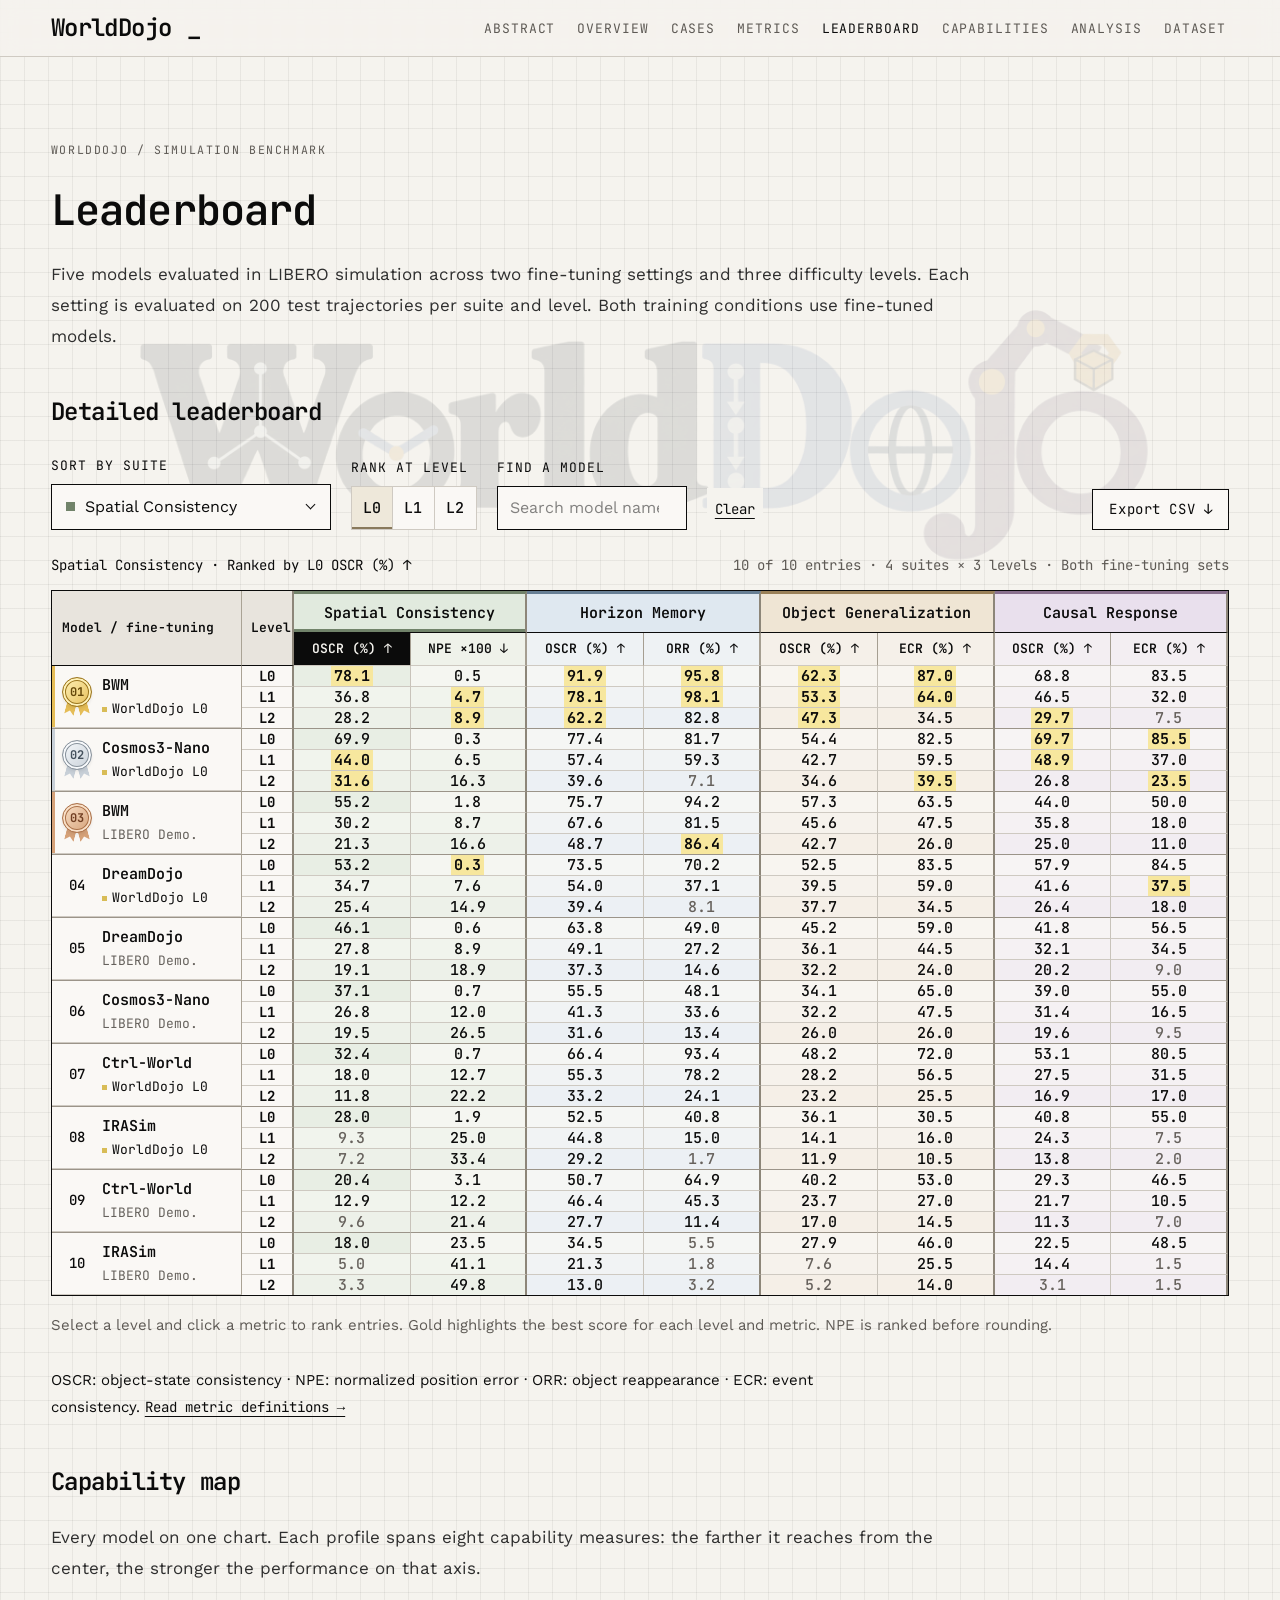
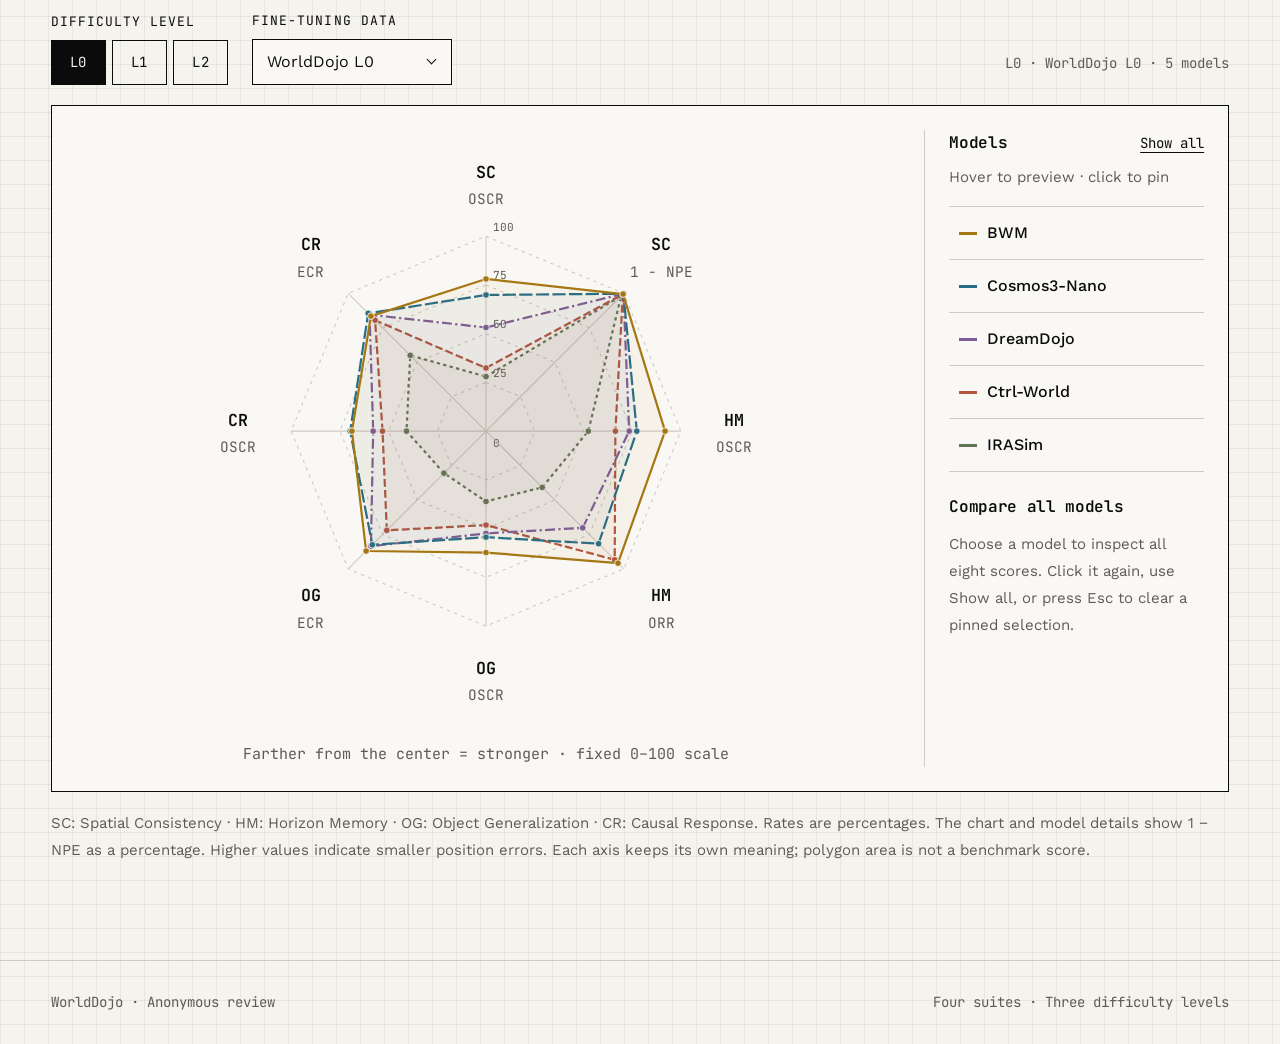
<file: leaderboard/index.html>
<!DOCTYPE html>

<html lang="en">
<head>
<meta charset="utf-8"/>
<meta content="width=device-width, initial-scale=1" name="viewport"/>
<title>WorldDojo — Leaderboard</title>
<meta content="Evaluating embodied world models across object generalization, spatial consistency, horizon memory, and causal response." name="description"/>
<meta content="WorldDojo — Leaderboard" property="og:title"/>
<meta content="Evaluating embodied world models across object generalization, spatial consistency, horizon memory, and causal response." property="og:description"/>
<meta content="website" property="og:type"/>
<meta content="summary_large_image" name="twitter:card"/>
<link href="data:," rel="icon" type="image/x-icon"/>
<meta content="WorldDojo — Leaderboard" name="twitter:title"/>
<meta content="Evaluating embodied world models across object generalization, spatial consistency, horizon memory, and causal response." name="twitter:description"/>
<link href="../assets/original.css" rel="stylesheet"/>
<link href="../assets/site.css?v=5d2e8ae666" rel="stylesheet"/>
<meta content="../worlddojo/paper-figures/figure-01-overview.png?v=21d9a44036" property="og:image"/>
<meta content="../worlddojo/paper-figures/figure-01-overview.png?v=21d9a44036" name="twitter:image"/>
</head>
<body class="bg-grid">
<a class="skip-link" href="#main">
   Skip to content
  </a>
<div class="flex min-h-screen flex-col">
<header class="sticky top-0 z-40 border-b border-border bg-background/85 backdrop-blur">
<div class="site-topbar">
<a class="font-mono text-sm font-semibold tracking-tight text-foreground active site-brand" href="../index.html">
<span class="caret">
       WorldDojo
      </span>
</a>
<nav aria-label="Section navigation" class="top-navigation"><a href="../index.html#abstract">Abstract</a><a href="../index.html#overview">Overview</a><a href="../index.html#demonstrations">Cases</a><a href="../index.html#metrics">Metrics</a><a aria-current="page" href="#main">Leaderboard</a><a href="#capabilities">Capabilities</a><a href="../index.html#analysis">Analysis</a><a href="../index.html#dataset">Dataset</a></nav>
</div>
</header>
<div class="flex-1">
<main id="main"><section class="mx-auto max-w-6xl px-5 pt-20 standalone-board-section"><span class="eyebrow">WorldDojo / simulation benchmark</span><h1 class="board-title">Leaderboard</h1><p class="section-intro">Five models evaluated in LIBERO simulation across two fine-tuning settings and three difficulty levels. Each setting is evaluated on 200 test trajectories per suite and level. Both training conditions use fine-tuned models.</p><h2 class="subsection-title">Detailed leaderboard</h2><div class="board" data-leaderboard=""><div class="board-controls"><div class="suite-select-control"><span class="control-label" id="suite-sort-label">Sort by suite</span><select aria-label="Sort by suite" data-board-suite=""><option value="SC">Spatial Consistency</option><option value="HM">Horizon Memory</option><option value="OG">Object Generalization</option><option value="CR">Causal Response</option></select></div><fieldset data-ranking-level><legend class="control-label">Rank at level</legend></fieldset><label class="search-control"><span class="control-label">Find a model</span><input aria-label="Find a model" placeholder="Search model name" type="search"/></label><button class="text-button" data-clear="" type="button">Clear</button><button class="ink-button" data-csv="" type="button">Export CSV ↓</button></div><div class="board-meta"><span data-ranking-label=""></span><span aria-live="polite" data-board-status="" role="status"></span></div><p class="board-scroll-hint">Swipe to compare all 4 suites × 3 levels →</p><div aria-label="Results by model, fine-tuning setting and difficulty" class="table-scroll" role="region" tabindex="0"><table><caption class="sr-only">L0, L1 and L2 occupy successive rows for each model and fine-tuning setting.</caption><thead></thead><tbody></tbody></table></div><p class="board-note">Select a level and click a metric to rank entries. Gold highlights the best score for each level and metric. NPE is ranked before rounding.</p><noscript><p>Enable JavaScript to view the interactive leaderboard.</p></noscript></div><p class="standalone-note">OSCR: object-state consistency · NPE: normalized position error · ORR: object reappearance · ECR: event consistency. <a class="text-link" href="../index.html#metrics">Read metric definitions →</a></p><div class="standalone-capabilities" id="capabilities"><h2 class="subsection-title">Capability map</h2><div class="capability-map" data-capability-map=""><p class="section-intro">Every model on one chart. Each profile spans eight capability measures: the farther it reaches from the center, the stronger the performance on that axis.</p><div class="map-toolbar"><div><span class="control-label">Difficulty level</span><div aria-label="Map difficulty level" class="map-levels" role="group"><button aria-pressed="true" class="ink-button ink-button-solid" data-map-level="L0" type="button">L0</button><button aria-pressed="false" class="ink-button" data-map-level="L1" type="button">L1</button><button aria-pressed="false" class="ink-button" data-map-level="L2" type="button">L2</button></div></div><div class="map-training-control"><span class="control-label" id="map-training-label">Fine-tuning data</span><select aria-label="Map fine-tuning data" data-map-training=""><option value="demo">LIBERO Demo.</option><option selected="" value="worlddojo_l0">WorldDojo L0</option></select></div><p aria-live="polite" class="map-context" data-map-context="" role="status"></p></div><div class="map-panel"><figure class="map-figure"><div data-map-chart=""></div><figcaption>Farther from the center = stronger · fixed 0–100 scale</figcaption></figure><aside aria-label="Model focus controls" class="map-sidebar"><div class="map-sidebar-title"><h3>Models</h3><button class="text-button" data-map-reset="" type="button">Show all</button></div><p class="map-instruction">Hover to preview · click to pin</p><ul class="map-model-list" data-map-models=""></ul><div class="map-detail" data-map-detail=""></div></aside></div><p class="map-note">SC: Spatial Consistency · HM: Horizon Memory · OG: Object Generalization · CR: Causal Response. Rates are percentages. The chart and model details show 1 − NPE as a percentage. Higher values indicate smaller position errors. Each axis keeps its own meaning; polygon area is not a benchmark score.</p><noscript>Enable JavaScript to explore the model capability map, or read the results in the paper.</noscript></div></div></section></main>
</div>
<footer class="mt-24 border-t border-border">
<div class="mx-auto flex max-w-6xl flex-col gap-2 px-5 py-8 font-mono text-xs text-muted-foreground sm:flex-row sm:items-center sm:justify-between">
<span>WorldDojo · Anonymous review</span>
<span>
      Four suites · Three difficulty levels
     </span>
</div>
</footer>
</div>
<script defer="" src="../worlddojo/content.js?v=377108d6fe"></script><script defer="" src="../worlddojo/results.js?v=416b34dbb7"></script><script defer="" src="../assets/site.js?v=754d99f89f"></script><script defer="" src="../assets/leaderboard.js?v=e552e7e997"></script><script defer="" src="../assets/analysis.js"></script><script defer="" src="../assets/radar.js?v=f5798f3981"></script><script defer="" src="../assets/select.js?v=e599cd583a"></script></body>
</html>
</file>
<file: assets/site.css>
/* Additions to the original Lovable stylesheet. */
@font-face{font-family:"Work Sans";src:url("fonts/work-sans.woff2") format("woff2");font-style:normal;font-weight:100 900;font-display:swap}
@font-face{font-family:"JetBrains Mono";src:url("fonts/jetbrains-mono.woff2") format("woff2");font-style:normal;font-weight:100 800;font-display:swap}
html{scroll-behavior:smooth;scroll-padding-top:72px}
section[id]{scroll-margin-top:0}
button{cursor:pointer}
a:focus-visible,button:focus-visible,summary:focus-visible{outline:2px solid var(--foreground);outline-offset:5px}
.skip-link{position:fixed;left:12px;top:-70px;z-index:80;background:var(--background);padding:12px;border:1px solid var(--foreground)}
.skip-link:focus{top:12px}
.figure-image{height:auto;background:#fff}
.suite-grid{display:grid;grid-template-columns:repeat(4,minmax(0,1fr));gap:1px}
.demo-filters{
  display:grid;grid-template-columns:repeat(4,minmax(0,1fr));gap:10px;
  margin-block:24px;padding:0;background:transparent;
}
.suite-choice{
  display:flex;flex-direction:column;align-items:flex-start;justify-content:flex-start;
  position:relative;isolation:isolate;overflow:hidden;min-height:106px;
  padding:14px;text-align:left;border:1px solid var(--foreground);border-radius:0;
  --choice-paper:var(--card);background:var(--choice-paper);color:var(--foreground);
}
.suite-choice img{
  position:absolute;inset:0 0 0 auto;width:auto;max-width:60%;height:100%;object-fit:cover;object-position:center top;z-index:-1;
  mask-image:linear-gradient(90deg,transparent,#000 48%);
}
.suite-choice b{display:block;font:700 26px/1.1 var(--font-mono)}
.suite-choice span{display:block;max-width:65%;margin-top:6px;font-size:16px;font-weight:600;line-height:1.2}
.suite-choice:hover{border-color:#837660}
.suite-choice[aria-pressed=true]{--choice-paper:#efe9db;border-color:#8a7959}
.suite-choice[aria-pressed=true]::after{
  content:"";position:absolute;left:0;top:0;bottom:0;width:3px;background:#9a8151;pointer-events:none;
}
#demonstrations>div:has(>.demo-environments){flex-wrap:wrap}
.demo-environments{
  display:inline-flex;align-items:center;gap:3px;padding:3px;
  background:var(--card);border:1px solid var(--border);
}
.demo-environments button{
  padding:8px 14px;min-height:40px;font:600 15px/1.3 var(--font-mono);
  color:var(--muted-foreground);border:1px solid transparent;
}
.demo-environments button[aria-pressed=true]{
  color:var(--foreground);border-color:#8a7959;background:#efe9db;
}
@media(max-width:760px){
  .demo-environments button{min-height:44px}
  #demonstrations>div:has(>.demo-environments){display:grid;grid-template-columns:auto 1fr;align-items:center;gap:12px}
  .demo-environments{grid-column:1 / -1;justify-self:start}
}
@media(max-width:800px){
  .demo-filters{grid-template-columns:repeat(2,minmax(0,1fr))}
}
@media(max-width:480px){
  .demo-filters{gap:8px;padding:0}
  .suite-choice{padding:10px 8px;min-height:92px}
  .suite-choice b{font-size:23px}
  .suite-choice span{max-width:100%;width:min-content;font-size:14px}
}
.demo-description{max-width:850px;line-height:1.6;margin-bottom:24px}
.demo-grid{display:grid;grid-template-columns:repeat(3,minmax(0,1fr));gap:14px}
.demo-filters,.demo-grid,.demo-description{width:100%}
.demo-card{border:1px solid var(--foreground);background:var(--card);min-width:0}
.demo-card video{display:block;width:100%;aspect-ratio:2/1;object-fit:contain;background:#151515;border-bottom:1px solid var(--border)}
.demo-card-content{padding:10px 12px 12px}
.demo-card h3{font-family:var(--font-mono);font-size:16px;font-weight:600;line-height:1.4;margin:6px 0 4px}
.demo-card p{font-size:16px;line-height:1.5;color:var(--ink-soft)}
.demo-meta{font-family:var(--font-mono);font-size:13px;letter-spacing:.04em;color:var(--muted-foreground)}
.pending-panel{border:1px solid var(--foreground);background:var(--card);padding:28px}
.resource-grid{display:grid;grid-template-columns:repeat(3,minmax(0,1fr));border:1px solid var(--foreground);background:var(--foreground);gap:1px}
.resource-item{background:var(--card);padding:22px}
.leaderboard-pending{margin-top:40px}
.leaderboard-suites{gap:18px;margin-top:40px}
@media(max-width:900px){.suite-grid{grid-template-columns:repeat(2,minmax(0,1fr))}.demo-grid{grid-template-columns:1fr 1fr}}
@media(max-width:600px){.demo-grid,.resource-grid{grid-template-columns:1fr}.demo-grid>article:last-child{grid-column:auto;max-width:none}.pending-panel{padding:20px}.leaderboard-suites{grid-template-columns:1fr}.suite-grid li{padding:16px}}
@media(prefers-reduced-motion:reduce){html{scroll-behavior:auto}.animate-rise,.caret::after{animation:none!important}}
/* Paper content and benchmark tables; retain the original ink-and-paper palette. */
[hidden]{display:none!important}
.top-navigation a:hover,.text-link:hover{ text-decoration:underline;text-underline-offset:5px}
.section-heading{display:flex;align-items:baseline;gap:16px;border-bottom:1px solid var(--foreground);padding-bottom:12px;margin-bottom:30px}
.section-heading h2{font-size:24px;font-weight:600;line-height:1.35}
.section-intro{font-size:17px;line-height:1.8;max-width:920px;color:var(--ink-soft);margin-bottom:28px}
.abstract-copy{margin:0;font-size:17px;line-height:1.9;color:var(--ink-soft)}
.paper-figure > a{display:block}
.paper-figure img{display:block;width:100%;height:auto}
.paper-figure figcaption{padding-top:12px;margin-top:12px;border-top:1px solid var(--border);font-size:15px;line-height:1.7;color:var(--muted-foreground)}
.paper-figure figcaption span{font:14px var(--font-mono);color:var(--foreground)}
.paper-tldr{max-width:800px;margin:36px auto 0;text-align:center;font-size:21px;line-height:1.8}
.suite-details{border:1px solid var(--foreground);background:var(--foreground)}
.suite-details>li{background:var(--card);padding:22px}
.suite-details h3,.method-steps h3,.metrics-grid h3,.findings-grid h3,.real-world h3,.resource-item h3{font-size:18px;font-weight:600;line-height:1.5;margin:20px 0 10px}
.suite-details p,.method-steps p,.metrics-grid p,.findings-grid p,.real-world p,.resource-item p{font-size:16px;line-height:1.75;color:var(--ink-soft)}
.suite-levels{margin-top:22px;border-top:1px solid var(--border)}
.suite-levels>div{display:flex;gap:12px;padding-top:16px;font-size:16px;line-height:1.65}
.suite-levels dt{font-family:var(--font-mono);font-weight:600;flex-shrink:0}
.suite-levels dd{color:var(--ink-soft)}
@media (min-width: 601px) {
  .suite-details > li {
    display: grid;
    grid-row: span 6;
    grid-template-rows: subgrid;
    row-gap: 0;
  }
  .suite-details .suite-levels {
    display: grid;
    grid-row: span 3;
    grid-template-rows: subgrid;
    row-gap: 0;
  }
}
.method-steps{display:grid;grid-template-columns:repeat(3,1fr);gap:28px;margin-top:36px}
.method-steps li{padding-top:16px;border-top:1px solid var(--border)}
.metrics-grid{display:grid;grid-template-columns:1fr 1fr;border:1px solid var(--foreground);gap:1px;background:var(--foreground)}
.metrics-grid article{padding:26px;background:var(--card);min-width:0}
.metric-top{display:flex;align-items:center;justify-content:space-between;gap:12px}
.metric-id{font:600 24px var(--font-mono)}
.metrics-grid details{margin-top:18px;font-size:15px}
.metrics-grid summary{font-family:var(--font-mono);cursor:pointer}
.metrics-grid details p{margin-top:14px;font-size:16px}
.metrics-grid code{display:block;font:14px/1.8 var(--font-mono);margin-top:14px;overflow-wrap:anywhere}
.board{margin:28px 0}
.board-controls{display:flex;flex-wrap:wrap;gap:20px;align-items:flex-end}
.control-label{display:block;font:13px var(--font-mono);text-transform:uppercase;letter-spacing:.08em;margin-bottom:10px}
.board-controls input{height:40px;border:1px solid var(--foreground);background:var(--card);padding:0 12px;font-size:13px;border-radius:0;max-width:100%}
.board-controls input{width:190px}
.board-controls [data-csv]{margin-left:auto;min-height:40px}
.text-button{font:14px var(--font-mono);text-decoration:underline;text-underline-offset:4px;padding:12px 0}
.board-meta{display:flex;justify-content:space-between;gap:15px;margin:24px 0 12px;font:14px/1.7 var(--font-mono);color:var(--muted-foreground);flex-wrap:wrap}
.board-meta [data-ranking-label]{color:var(--foreground)}
.table-scroll{overflow-x:auto;border:1px solid var(--foreground);width:100%;isolation:isolate}
.board table{border-collapse:separate;border-spacing:0;width:100%;min-width:1000px;font:500 15px var(--font-mono);text-align:center}
.board th,.board td{padding:18px 9px;border-bottom:1px solid var(--border);background:var(--card);white-space:nowrap}
.board thead th{background:var(--muted);font-weight:600;font-size:13px;border-right:1px solid var(--border)}
.board thead tr:first-child th{border-bottom:1px solid var(--foreground)}
.board thead tr:nth-child(2) th{padding:0}
.board thead button{padding:15px 8px;width:100%;min-width:89px}
.board thead button[aria-pressed=true]{background:var(--foreground);color:var(--background)}
.board .model-cell{position:sticky;left:0;z-index:2;min-width:205px;width:205px;text-align:left;padding-left:18px;border-right:1px solid var(--border)}
.board .rank-cell{position:sticky;left:205px;z-index:2;min-width:58px;width:58px;border-right:1px solid var(--foreground);font-size:13px;color:var(--muted-foreground)}
.model-name{display:block;font-weight:600;font-size:16px}.model-training{display:block;margin-top:8px;font:14px var(--font-mono);color:#65615c;font-weight:400}
.board tbody tr:last-child>*{border-bottom:0}.board tbody tr:hover>*{background:var(--muted)}
.board .selected-metric{background:color-mix(in srgb,var(--muted) 65%,var(--card))}
.best-value{font-weight:700;background:#f7e79e;color:var(--foreground);padding:3px 4px}
.board .low-rate{color:var(--muted-foreground)}.board-empty{text-align:left;padding:28px!important;white-space:normal!important}
.board-note,.board-source{font-size:15px;line-height:1.8;color:var(--muted-foreground);margin-top:16px}
.board-source a,.text-link{font:14px var(--font-mono);color:var(--foreground);text-decoration:underline;text-underline-offset:4px}
.board [disabled]{opacity:.4;cursor:default}
.board-title{font:600 42px/1.2 var(--font-mono);margin:24px 0}.standalone-note{font-size:15px;line-height:1.8;max-width:850px}
.findings-grid{display:grid;grid-template-columns:1fr 1fr;gap:32px 40px;margin-bottom:40px}
.findings-grid article{border-top:1px solid var(--border);padding-top:24px}.finding-stat{font:600 27px/1.4 var(--font-mono)!important;color:var(--foreground)!important}
.findings-grid h3{margin-top:15px}.findings-grid small{display:block;font-size:15px;line-height:1.7;color:var(--muted-foreground);margin-top:12px}
.figure-tabs{display:flex;gap:8px;overflow:auto;padding:5px 3px 16px}.figure-tabs button{white-space:nowrap;font-size:14px}
.figure-tabs [aria-selected=true]{background:var(--foreground);color:var(--background)}
.dataset-stats{display:grid;grid-template-columns:repeat(4,1fr);border:1px solid var(--foreground);margin-bottom:28px;background:var(--foreground);gap:1px}
.dataset-stats div{background:var(--card);padding:22px}.dataset-stats dt{font:14px/1.6 var(--font-mono);color:var(--muted-foreground);text-transform:uppercase;letter-spacing:.05em}.dataset-stats dd{font:600 32px var(--font-mono);margin-top:10px}
.real-world{display:grid;grid-template-columns:1.4fr 1fr;gap:36px;border-top:1px solid var(--foreground);margin-top:32px;padding-top:28px}.real-world h3{margin-top:12px}.real-world p{margin-top:12px}
.resource-item h3{margin-top:0}.resource-item .text-link{display:inline-block;margin-top:16px}.citation-note{margin-top:24px;font-size:15px;color:var(--muted-foreground)}
@media(max-width:900px){.board-controls [data-csv]{margin-left:0}.suite-details>li{padding:20px}.method-steps{gap:18px}}
@media(max-width:600px){.section-heading h2{font-size:21px}.paper-tldr{font-size:18px}.abstract-copy{font-size:17px}.suite-details,.metrics-grid,.findings-grid,.method-steps,.real-world{grid-template-columns:1fr}.suite-details>li{padding:22px}.metrics-grid article{padding:22px}.dataset-stats{grid-template-columns:1fr 1fr}.dataset-stats div{padding:18px}.dataset-stats dd{font-size:28px}.board-controls{gap:16px 12px}.board-controls input{width:220px}.board .model-cell{min-width:160px;width:160px;padding-left:12px}.board .rank-cell{min-width:46px;width:46px;left:160px}.board table{min-width:960px}.board-title{font-size:32px}.findings-grid{gap:28px}.finding-stat{font-size:23px!important}.figure-tabs{margin-right:-5px}.paper-figure figcaption{font-size:15px}}
/* Podium medals follow the active metric's rank, including ties. */
.board tr[data-podium="gold"]{--medal-edge:#9a741c;--medal-light:#fff2b9;--medal-fill:#e5bd57;--medal-ink:#65480a;--medal-delay:0ms}
.board tr[data-podium="silver"]{--medal-edge:#87919b;--medal-light:#f8fafc;--medal-fill:#c7cfd7;--medal-ink:#45515d;--medal-delay:35ms}
.board tr[data-podium="bronze"]{--medal-edge:#aa7048;--medal-light:#f9e0c8;--medal-fill:#d5a178;--medal-ink:#713f23;--medal-delay:70ms}
.board tbody .rank-cell{padding:12px 4px}
.board tr[data-podium]>.model-cell{box-shadow:inset 3px 0 var(--medal-fill)}
.board tr[data-podium]>.rank-cell{background:color-mix(in srgb,var(--medal-fill) 9%,var(--card))}
.rank-medal{position:relative;display:inline-block;width:30px;height:38px;vertical-align:middle;isolation:isolate;animation:medal-arrive 300ms cubic-bezier(.2,.7,.3,1) var(--medal-delay) both;transform-origin:50% 35%}
.rank-medal::before,.rank-medal::after{content:"";position:absolute;top:21px;width:10px;height:17px;background:var(--medal-fill);z-index:-1;clip-path:polygon(0 0,100% 0,100% 100%,50% 74%,0 100%)}
.rank-medal::before{left:4px;transform:rotate(15deg)}
.rank-medal::after{right:4px;transform:rotate(-15deg)}
.medal-disc{position:relative;display:flex;align-items:center;justify-content:center;width:30px;height:30px;border:1px solid var(--medal-edge);border-radius:50%;color:var(--medal-ink);background:linear-gradient(135deg,var(--medal-light),var(--medal-fill));box-shadow:inset 0 0 0 2px var(--medal-light),inset 0 0 0 3px var(--medal-edge),0 2px 3px #00000012;font:700 12px var(--font-mono);overflow:hidden}
.medal-disc::after{content:"";position:absolute;inset:-5px;background:linear-gradient(110deg,transparent 32%,#ffffffb3 48%,transparent 64%);transform:translateX(-120%);animation:medal-glint 700ms ease-out calc(var(--medal-delay) + 160ms) both;pointer-events:none}
.board tbody td,.board tbody th{transition:background-color 160ms ease,box-shadow 160ms ease}
@media(hover:hover){
 .board tr[data-podium]:hover>.model-cell{box-shadow:inset 4px 0 var(--medal-edge)}
 .board tr[data-podium]:hover>.rank-cell{background:color-mix(in srgb,var(--medal-fill) 19%,var(--card))}
 .board tr[data-podium]:hover .rank-medal{transform:translateY(-2px) rotate(-5deg);transition:transform 180ms ease;animation:none}
 .board tr[data-podium]:hover .medal-disc::after{animation:medal-hover-glint 650ms ease-out both}
}
@keyframes medal-arrive{from{opacity:0;transform:translateY(5px) scale(.88)}to{opacity:1;transform:translateY(0) scale(1)}}
@keyframes medal-glint{from{transform:translateX(-120%)}to{transform:translateX(120%)}}
@keyframes medal-hover-glint{from{transform:translateX(-120%)}to{transform:translateX(120%)}}
@media(prefers-reduced-motion:reduce){
 .rank-medal,.medal-disc::after,.board tr[data-podium]:hover .medal-disc::after{animation:none!important}
 .board tr[data-podium]:hover .rank-medal{transform:none;transition:none}
 .board tbody td,.board tbody th{transition:none}
}

/* Continuous graph paper with opaque reading surfaces for the result tables. */
body.bg-grid{background-position:0 56px}
.board tr[data-training="worlddojo_l0"] .model-training{color:var(--foreground)}
.board tr[data-training="worlddojo_l0"] .model-training::before{content:"";display:inline-block;width:5px;height:5px;margin-right:5px;background:#d8bc56;vertical-align:1px}
.board-controls .text-button{background:var(--background);padding:12px 8px}
.board-controls [data-csv]{background:var(--card)}
.subsection-title{font:600 24px/1.4 var(--font-mono);margin:44px 0 24px}
.board-controls [data-board-suite]{height:40px;max-width:100%;border:1px solid var(--foreground);border-radius:0;background:var(--card);padding:0 12px;font-size:13px;min-width:210px}
@media(max-width:600px){.board-controls [data-board-suite]{width:100%}.suite-select-control{width:100%}}

/* One persistent navigation bar above the title and all page content. */
.site-topbar{height:56px;margin:0 auto;display:flex;align-items:center;gap:32px}
.site-brand{flex-shrink:0;font-size:clamp(19px,2vw,24px);line-height:1.15}
.hero-name.caret::after{margin-left:0}
.hero-name{display:block;font-size:clamp(52px,7.1vw,88px);font-weight:700;letter-spacing:-.055em;line-height:1.05}
.hero-subtitle{display:block;max-width:46ch;margin:18px auto 0;font-size:clamp(21px,2.3vw,30px);font-weight:550;line-height:1.25;text-wrap:balance}
.top-navigation{display:flex;align-items:center;justify-content:flex-end;gap:22px;flex:1;min-width:0;overflow-x:auto;scrollbar-width:thin;padding:12px 3px}
.top-navigation a{flex-shrink:0;white-space:nowrap;font:13px var(--font-mono);text-transform:uppercase;letter-spacing:.07em;color:var(--muted-foreground);padding:5px 0}
.top-navigation a:hover,.top-navigation a[aria-current]{color:var(--foreground)}
@media(max-width:1000px){.site-topbar{gap:24px}.top-navigation{justify-content:flex-start;gap:20px}}

/* Full result matrix: larger type, cell rules, and muted suite/level colors. */
.board table{min-width:3240px;font-variant-numeric:tabular-nums}
.board [data-suite="SC"]{--suite-header:#e1eade;--suite-wash:#e6ede2;--suite-accent:#71836a}
.board [data-suite="HM"]{--suite-header:#dfe8f0;--suite-wash:#e5ecf3;--suite-accent:#667e94}
.board [data-suite="OG"]{--suite-header:#efe5d4;--suite-wash:#f2eadf;--suite-accent:#9a8057}
.board [data-suite="CR"]{--suite-header:#e9e0ed;--suite-wash:#eee6f0;--suite-accent:#89708e}
.board [data-level="L0"]{--level-mix:22%}
.board [data-level="L1"]{--level-mix:42%}
.board [data-level="L2"]{--level-mix:64%}
.board th,.board td{border-right:1px solid #c8c3ba;border-bottom-color:#cec9c1;padding-top:20px;padding-bottom:20px}
.board thead [data-suite-heading]{background:var(--suite-header);font-size:17px;font-weight:600;padding:18px 14px;border-top:3px solid var(--suite-accent)}
.board thead .is-sort-suite{box-shadow:inset 0 -3px var(--suite-accent)}
.board thead tr:nth-child(2) th{padding:12px 9px;background:color-mix(in srgb,var(--suite-wash) 55%,var(--card))}
.level-badge{display:inline-block;color:var(--foreground);font:600 20px/1.4 var(--font-mono)}
.board thead tr:nth-child(3) th{padding:0;background:color-mix(in srgb,var(--suite-wash) var(--level-mix),var(--card))}
.board thead button{min-width:119px;padding:17px 12px;font-size:14px;font-weight:600}
.board tbody td[data-suite]{--cell-background:color-mix(in srgb,var(--suite-wash) var(--level-mix),var(--card));background:var(--cell-background)}
.board tbody td.selected-metric{background:color-mix(in srgb,var(--suite-wash) 88%,var(--card))}
.board tbody tr:hover td[data-suite]{background:color-mix(in srgb,var(--cell-background) 88%,var(--suite-accent))}
.board .low-rate{color:#66615c}
.board .level-end{border-right-color:#a59e91}
.board thead tr:nth-child(2) th{border-right-color:#a59e91}
.board thead [data-suite-heading],.board .suite-end{border-right:2px solid #8d8679}
.board .model-cell{border-right-color:#aaa395}
.board thead .model-cell{white-space:normal}
.board .rank-cell{border-right:2px solid #8d8679}
.board tbody tr:last-child>*{border-bottom:0}
.board-controls input,.board-controls [data-board-suite]{height:44px;font-size:16px}
@media(max-width:600px){.board .model-name{font-size:16px}.board .model-training{font-size:14px}}
/* Capability map: a large plot with an adjacent model focus list. */
.map-toolbar{display:flex;align-items:flex-end;gap:24px;flex-wrap:wrap;margin-bottom:20px}
.map-levels{display:flex;gap:6px}.map-levels .ink-button{padding:11px 18px}
.map-toolbar select{height:42px;border:1px solid var(--foreground);border-radius:0;background:var(--card);padding:0 14px;font-size:14px;min-width:180px}
.map-context{margin-left:auto;padding-bottom:10px;font:14px/1.6 var(--font-mono);color:var(--muted-foreground)}
.map-panel{display:grid;grid-template-columns:minmax(0,1fr) 280px;gap:28px;border:1px solid var(--foreground);background:var(--card);padding:24px}
.map-figure{min-width:0;align-self:start}
.map-figure svg{display:block;width:100%;max-width:620px;height:auto;margin:auto}
.map-figure figcaption{text-align:center;margin-top:10px;font:15px/1.7 var(--font-mono);color:var(--muted-foreground)}
.map-ring{fill:none;stroke:var(--border);stroke-width:1;stroke-dasharray:3 4}
.map-axis{stroke:var(--border);stroke-width:1}
.map-tick{fill:var(--muted-foreground);font:10px var(--font-mono)}
.map-axis-label{fill:var(--foreground);font:600 15px var(--font-mono)}
.map-axis-metric{fill:var(--muted-foreground);font-size:13px;font-weight:400}
.map-profile{transition:opacity 180ms}
.map-shape{fill:var(--model-color);fill-opacity:.045;stroke:var(--model-color);stroke-width:2;stroke-linejoin:round;pointer-events:stroke;outline:none;cursor:pointer;transition:fill-opacity 180ms,stroke-width 180ms}
.map-point{fill:var(--model-color);stroke:var(--card);stroke-width:.8;cursor:pointer}
.map-profile.is-muted{opacity:.15}
.map-profile.is-active .map-shape,.map-shape:focus-visible{fill-opacity:.14;stroke-width:3;stroke-dasharray:none}
.map-sidebar{min-width:0;border-left:1px solid var(--border);padding-left:24px}
.map-sidebar-title{display:flex;align-items:center;justify-content:space-between;gap:12px}
.map-sidebar-title h3{font:600 16px var(--font-mono)}
.map-sidebar-title .text-button{font-size:14px;padding:4px 0}
.map-instruction{font-size:15px;color:var(--muted-foreground);margin:10px 0 18px}
.map-model-list{border-top:1px solid var(--border);border-bottom:1px solid var(--border)}
.map-model-list li+li{border-top:1px solid var(--border)}
.map-model{display:flex;align-items:center;gap:10px;width:100%;min-height:52px;text-align:left;padding:12px 10px;box-shadow:inset 2px 0 transparent;transition:background-color 150ms,box-shadow 150ms}
.map-model-swatch{width:18px;height:3px;background:var(--model-color);flex-shrink:0}
.map-model-name{font-size:16px;font-weight:500;flex:1}
.map-pin-state{font:12px var(--font-mono);color:var(--muted-foreground)}
.map-model.is-active{background:color-mix(in srgb,var(--model-color) 9%,var(--card));box-shadow:inset 2px 0 var(--model-color)}
.map-model[aria-pressed=true]{box-shadow:inset 3px 0 var(--model-color)}
.map-detail{margin-top:24px;min-height:220px}
.map-detail-title{font:600 16px var(--font-mono);margin-bottom:14px}
.map-detail-hint{font-size:15px;line-height:1.8;color:var(--muted-foreground)}
.map-score-list>div{display:flex;align-items:baseline;justify-content:space-between;gap:12px;padding:7px 0;border-bottom:1px solid var(--border)}
.map-score-list dt{font:14px var(--font-mono);color:var(--muted-foreground)}
.map-score-list dd{font:600 16px var(--font-mono);font-variant-numeric:tabular-nums}
.map-note{font-size:15px;line-height:1.8;color:var(--muted-foreground);margin-top:18px}
@media(max-width:800px){.map-panel{grid-template-columns:minmax(0,1fr);padding:18px;gap:24px}.map-sidebar{border-left:0;border-top:1px solid var(--border);padding:20px 0 0}.map-context{margin-left:0}.map-detail{min-height:0}.map-score-list{display:grid;grid-template-columns:1fr 1fr;gap:0 24px}}
@media(max-width:480px){.map-axis-label{font-size:19px}.map-axis-metric{font-size:16px}.map-tick{font-size:12px}.map-panel{padding:14px}.map-toolbar{gap:16px}.map-context{width:100%;padding:0}.map-levels .ink-button{padding:11px 15px}.map-toolbar select{min-width:160px}.map-score-list{grid-template-columns:1fr}.map-figure figcaption{font-size:15px}}
@media(prefers-reduced-motion:reduce){.map-profile,.map-shape,.map-model{transition:none}}
/* Shared dropdowns for suite sorting and capability-map training data. */
.select-picker{--suite-header:#eee9dc;--suite-wash:#f1eee5;--suite-accent:#857653;position:relative;width:280px;max-width:100%}
.select-picker-trigger{display:flex;align-items:center;gap:10px;width:100%;min-height:44px;padding:10px 14px;border:1px solid var(--foreground);background:var(--card);text-align:left;font-size:16px;line-height:1.5}
.select-picker-trigger:hover,.select-picker-trigger[aria-expanded=true]{background:color-mix(in srgb,var(--suite-wash) 38%,var(--card))}
.select-picker-swatch{width:9px;height:9px;background:var(--suite-accent);flex-shrink:0}
.select-picker-value{flex:1;white-space:nowrap}
.select-picker-chevron{width:7px;height:7px;border-right:1.5px solid currentColor;border-bottom:1.5px solid currentColor;transform:rotate(45deg);margin:0 2px 4px 6px;transition:transform 140ms}
.select-picker-trigger[aria-expanded=true] .select-picker-chevron{transform:translateY(3px) rotate(225deg)}
.select-picker-menu{position:absolute;z-index:30;top:calc(100% + 7px);left:0;width:100%;max-height:min(280px,50vh);overflow-y:auto;padding:5px;border:1px solid var(--foreground);background:var(--card);box-shadow:4px 5px 0 #25201812;animation:select-menu-open 130ms ease-out}
.select-picker.opens-up .select-picker-menu{top:auto;bottom:calc(100% + 7px)}
.select-picker-menu [role=option]{display:flex;align-items:center;gap:10px;min-height:51px;padding:10px 8px;cursor:pointer;border-bottom:1px solid var(--border);outline:none;font-size:16px;line-height:1.4}
.select-picker-menu [role=option]:last-child{border-bottom:0}
.select-picker-menu [role=option][aria-selected=true]{background:var(--suite-header)}
.select-picker-menu [role=option]:hover,.select-picker-menu [role=option]:focus{background:var(--suite-wash);box-shadow:inset 2px 0 var(--suite-accent)}
.select-picker-code{display:inline-flex;align-items:center;justify-content:center;width:29px;height:24px;flex-shrink:0;font:600 12px var(--font-mono);background:var(--suite-header);color:var(--foreground)}
.select-picker-name{flex:1}
.select-picker-check{font-size:15px;color:var(--foreground);visibility:hidden}
[role=option][aria-selected=true] .select-picker-check{visibility:visible}
@keyframes select-menu-open{from{opacity:0;transform:translateY(-3px)}to{opacity:1;transform:translateY(0)}}
.map-training-control .select-picker{width:200px}
@media(max-width:600px){.select-picker{width:100%}.map-training-control{width:100%}.map-training-control .select-picker{width:100%}}
@media(prefers-reduced-motion:reduce){.select-picker-menu{animation:none}.select-picker-chevron{transition:none}}
/* Mobile comparison: keep full results, give each control its own touch space. */
.mobile-rank,.board-scroll-hint{display:none}
@media(max-width:600px){
 .board-controls{display:grid;grid-template-columns:1fr 1fr;gap:20px 12px;align-items:end}
 .board-controls .suite-select-control,.board-controls .search-control{grid-column:1/-1;min-width:0}
 .board-controls input{width:100%;height:50px;font-size:16px}
 .board-controls [data-clear],.board-controls [data-csv]{width:100%;min-height:48px;margin:0;font-size:14px}
 .board-controls [data-clear]{border:1px solid var(--border);background:var(--card)}
 .board .control-label,.map-toolbar .control-label{font-size:13px;line-height:1.5;margin-bottom:10px}
 .select-picker-trigger{min-height:50px;font-size:16px;padding:12px}
 .select-picker-menu [role=option]{min-height:54px;font-size:16px;gap:8px}
 .select-picker-code{width:25px;font-size:12px}
 .board-meta{display:grid;gap:12px;font-size:14px;line-height:1.8;margin-top:24px}
 .board-scroll-hint{display:block;margin:18px 0 10px;font:14px/1.7 var(--font-mono);color:var(--foreground)}
 .board .model-cell{min-width:148px;width:148px;max-width:148px;padding:16px 10px}
 .board .rank-cell{display:none}
 .board .model-name{font-size:16px;line-height:1.5;white-space:normal;overflow-wrap:anywhere}
 .board .model-training{font-size:14px;line-height:1.6;white-space:normal;margin-top:6px}
 .board .mobile-rank{display:flex;align-items:center;gap:9px;font:13px/1.5 var(--font-mono);color:var(--muted-foreground);margin-bottom:10px}
 .board table{font-size:16px}
 .board thead button{font-size:14px;min-height:52px;padding:16px 10px}
 .board thead .model-cell{font-size:14px;line-height:1.6}
 .board-note,.board-source,.standalone-note{font-size:15px;line-height:1.8}
 .board-source a{font-size:14px}
 .map-toolbar{display:grid;grid-template-columns:1fr;gap:24px;margin-bottom:24px}
 .map-levels{display:grid;grid-template-columns:repeat(3,1fr);gap:12px}
 .map-levels .ink-button{min-height:50px;font-size:17px;padding:12px}
 .map-context{width:100%;font-size:14px;line-height:1.8;padding:0;overflow-wrap:anywhere}
 .map-panel{padding:12px;gap:24px}
 .map-axis-label{font-size:clamp(26px,calc(50px - 5vw),34px)}
 .map-axis-metric{font-size:clamp(24px,calc(44px - 4vw),30px)}
 .map-tick{font-size:26px;transform:translate(44px,6px)}
 .map-figure figcaption{font-size:15px;line-height:1.7;margin-top:16px}
 .map-sidebar{padding-top:24px}
 .map-sidebar-title{gap:16px}
 .map-sidebar-title h3{font-size:19px}
 .map-sidebar-title .text-button{font-size:14px;min-height:44px;padding:10px 6px}
 .map-instruction,.map-detail-hint,.map-note{font-size:15px;line-height:1.8}
 .map-model{min-height:60px;padding:14px 10px;gap:12px}
 .map-model-name{font-size:16px;line-height:1.5}
 .map-pin-state{font-size:12px}
 .map-detail-title{font-size:16px;line-height:1.5}
 .map-score-list{grid-template-columns:1fr}
 .map-score-list>div{padding:12px 0}
 .map-score-list dt{font-size:14px;line-height:1.6}
 .map-score-list dd{font-size:16px}
 .demo-card h3,.demo-card p{font-size:16px}
 .demo-card .demo-meta{font-size:13px;line-height:1.7}
}

@media(max-width:600px){
 .board .suite-heading-label{display:block;position:sticky;left:158px;width:max-content;max-width:calc(100vw - 216px);white-space:normal;text-align:left;font-size:14px;line-height:1.6}
 .board .level-badge{display:block;position:sticky;left:158px;width:max-content;text-align:left}
}

/* Inline looping gallery: reserve the frame and reveal decoded video over its poster. */
.demo-card{position:relative}
.demo-card:hover,.demo-card:focus-within{z-index:4}
.demo-media{position:relative;aspect-ratio:2/1;background:var(--card);border-bottom:1px solid var(--border);transform-origin:center;transition:transform 200ms ease,box-shadow 200ms ease}
.demo-media .demo-poster,.demo-media video{position:absolute;inset:0;width:100%;height:100%;object-fit:contain;border:0}
.demo-media .demo-poster{display:block;opacity:1}
.demo-media video{opacity:0;background:transparent}
.demo-media.is-ready video{opacity:1}
.demo-media.is-ready .demo-poster{opacity:0}
.demo-play-toggle{position:absolute;right:8px;bottom:8px;min-height:36px;padding:8px 12px;background:var(--card);border:1px solid var(--foreground);font:14px var(--font-mono);opacity:0;pointer-events:none}
.demo-media:hover .demo-play-toggle,.demo-media:focus-within .demo-play-toggle,.demo-media.is-paused .demo-play-toggle{opacity:1;pointer-events:auto}
.demo-row-note{grid-column:1/-1;padding:10px 0 0;border-top:1px solid var(--border)}
.demo-row-note h3{font:600 14px/1.5 var(--font-mono);margin-bottom:4px}
@media(min-width:601px) and (hover:hover) and (pointer:fine){
 .demo-media:hover,.demo-media:focus-within{transform:scale(1.18);box-shadow:0 8px 28px #00000026;z-index:5}
 .demo-card:nth-of-type(3n+1) .demo-media{transform-origin:left center}
 .demo-card:nth-of-type(3n) .demo-media{transform-origin:right center}
}
@media(min-width:601px) and (max-width:900px){
 .demo-card:nth-of-type(odd) .demo-media{transform-origin:left center}
 .demo-card:nth-of-type(even) .demo-media{transform-origin:right center}
}
@media(hover:none),(pointer:coarse){.demo-play-toggle{opacity:1;pointer-events:auto;min-height:44px}}
@media(max-width:600px){.demo-play-toggle{min-height:44px}.demo-row-note{padding-top:16px}}
@media(prefers-reduced-motion:reduce){.demo-media{transition:none}}

/* Reading sizes for labels and controls inherited from the original theme. */
.suite-details .eyebrow,.method-steps .eyebrow,.metrics-grid .eyebrow,.real-world .eyebrow{font-size:13px}
.map-levels .ink-button,.board-controls .ink-button{font-size:14px}
#demonstrations>p.text-sm,footer .text-xs{font-size:14px}
@media(min-width:601px) and (max-width:1040px){.suite-details{grid-template-columns:repeat(2,minmax(0,1fr))}}
@media(max-width:600px){.map-levels .ink-button{font-size:17px}}

.judge-reliability{margin-top:24px;border-block:1px solid var(--border);padding:14px 0}
.judge-reliability summary{cursor:pointer;font:600 17px/1.5 var(--font-mono)}
.judge-reliability p{max-width:74ch;margin:14px 0;font-size:16px;line-height:1.6}
.judge-scroll{overflow-x:auto}
.judge-scroll table{border-collapse:collapse;background:var(--card);font-variant-numeric:tabular-nums}
.judge-scroll caption{text-align:left;font-weight:600;padding:8px 0}
.judge-scroll td,.judge-scroll th{padding:7px 12px;border:1px solid var(--border);text-align:center}
.judge-scroll tbody th,.judge-scroll thead th:first-child[rowspan]{text-align:left}
.judge-scroll thead{background:var(--background)}
@media(max-width:600px){.judge-scroll td,.judge-scroll th{padding:6px;font-size:14px}}
#real-world-results {
  margin-top: 36px;
  border-top: 1px solid var(--foreground);
}
.physical-table-scroll {
  max-width: 100%;
  overflow-x: auto;
  border: 1px solid var(--foreground);
  background: var(--card);
}
.physical-table-scroll:focus-visible {
  outline: 2px solid var(--foreground);
  outline-offset: 3px;
}
.physical-table {
  width: 100%;
  min-width: 480px;
  table-layout: fixed;
  border-collapse: collapse;
  font: 500 15px/1.45 var(--font-mono);
  font-variant-numeric: tabular-nums;
}
.physical-suite-col { width: 26%; }
.physical-metric-col { width: 23%; }
.physical-table caption {
  padding: 14px 16px;
  text-align: center;
  font-weight: 600;
}
.physical-table th,
.physical-table td {
  padding: 10px 12px;
  border-top: 1px solid var(--border);
  text-align: center;
}
.physical-table thead {
  background: var(--secondary);
}
.physical-table th[scope="row"] {
  white-space: nowrap;
}
.physical-table colgroup + colgroup {
  border-left: 1px solid var(--border);
}
.physical-table tbody + tbody {
  border-top: 1px solid var(--foreground);
}
.physical-table-note {
  margin: 10px 0 20px;
  font-size: 15px;
  line-height: 1.6;
  color: var(--ink-soft);
}

/* One three-row group per model and fine-tuning setting. */
.board{--identity-width:190px}
.board table{width:100%;min-width:780px;table-layout:fixed;font-size:15px}
.board .model-cell{width:var(--identity-width);min-width:var(--identity-width);max-width:none;padding:5px 10px}
.board .level-cell{position:sticky;left:var(--identity-width);z-index:1;width:52px;text-align:center;background:var(--card);border-right:2px solid #8d8679}
.board thead .level-cell{background:var(--muted)}
.board .entry-identity{display:flex;align-items:center;gap:10px}
.board .entry-rank{flex:0 0 30px;text-align:center;font:500 14px var(--font-mono)}
.board .model-name{font-size:15px;line-height:1.35;white-space:normal}
.board .model-training{font-size:13px;line-height:1.4;margin-top:5px;white-space:normal}
.board thead [data-suite-heading]{font-size:15px;padding:9px 4px;white-space:normal;line-height:1.35}
.board thead tr:nth-child(2) th{padding:0}
.board .metric-header button{display:block;width:100%;min-width:0;padding:6px 1px;font-size:13px;line-height:20px}
.board tbody td,.board tbody .level-cell{padding:1px 4px;line-height:18px}
.board tbody .level-cell{font-size:14px}
.board tbody+tbody tr:first-child>*{border-top:1px solid #9b9489}
.board .best-value{padding:0 3px}
.board [data-ranking-level]{margin:0;padding:0;border:0}
.board [data-ranking-level] button{height:44px;min-width:42px;border:1px solid var(--border);background:var(--card);font:500 15px var(--font-mono)}
.board [data-ranking-level] button+button{border-left:0}
.board [data-ranking-level] button[aria-pressed=true]{background:#eee8da;box-shadow:inset 0 -2px #89795b}

:root{--page-width:1600px;--page-gutter:clamp(16px,2.5vw,40px)}
@media(min-width:1000px){
  :root{--page-width:1568px;--page-gutter:clamp(25px,calc(6vw - 26px),60px)}
  main>section#leaderboard,main>section.standalone-board-section{max-width:1600px;padding-inline:clamp(16px,2.5vw,40px)}
}
.site-topbar,main>section.max-w-6xl,footer>.max-w-6xl{
  width:100%;max-width:var(--page-width);padding-inline:var(--page-gutter)
}
@media(min-width:1200px){
  .abstract-copy{column-count:2;column-gap:clamp(32px,4vw,64px)}
}
.judge-scroll table{width:100%}
@media(max-width:600px){
 .board{--identity-width:126px}
 .board .model-cell{padding:6px}
 .board .entry-identity{display:block}
 .board .entry-rank{display:block;text-align:left}
 .board .model-name{font-size:14px}
 .board .model-training{font-size:12px;margin-top:2px}
 .board .level-cell{width:40px}
 .board .suite-heading-label{position:static;width:auto;max-width:none;text-align:center}
 .board .metric-header button{min-height:44px}
 .board tbody td,.board tbody .level-cell{padding:4px;line-height:19px}
 .board-controls [data-ranking-level]{grid-column:1/-1}
}

/* Paper Table 1, with paired task and evaluation marks. */
#benchmark-coverage table{width:100%;line-height:1.25;font-size:15px}
#benchmark-coverage th,#benchmark-coverage td{padding:6px 4px}
#benchmark-coverage tbody th{padding-left:10px}
#benchmark-coverage thead small{font-weight:400;font-size:.9em}
#benchmark-coverage .coverage-key,#benchmark-coverage .coverage-note{max-width:none;font-size:14px;line-height:1.5}
#benchmark-coverage .coverage-note{color:var(--muted-foreground)}
.coverage-yes,.coverage-no{display:inline-block;min-width:1.05em;text-align:center;font:600 16px/1.2 system-ui,sans-serif}
.coverage-yes{color:#435e46}.coverage-no{color:#746e64}
#benchmark-coverage tbody tr:last-child{background:#e9eee4}
#benchmark-coverage td[data-label]{white-space:nowrap}
@media(min-width:681px) and (max-width:900px){
 #benchmark-coverage table{font-size:14px}
 #benchmark-coverage td,#benchmark-coverage th{padding:5px 2px}
 #benchmark-coverage .coverage-yes,#benchmark-coverage .coverage-no{min-width:.92em;font-size:15px}
}
@media(max-width:680px){
 #benchmark-coverage table,#benchmark-coverage tbody{display:block}
 #benchmark-coverage thead{position:absolute;width:1px;height:1px;overflow:hidden;clip-path:inset(50%)}
 #benchmark-coverage tbody{border:1px solid var(--border)}
 #benchmark-coverage tbody tr{display:grid;grid-template-columns:repeat(4,minmax(0,1fr));padding:8px;row-gap:6px}
 #benchmark-coverage tbody tr+tr{border-top:1px solid var(--border)}
 #benchmark-coverage tbody th,#benchmark-coverage tbody td{border:0;padding:2px}
 #benchmark-coverage tbody th{grid-column:1/3}
 #benchmark-coverage .coverage-size{grid-column:3/5;text-align:right}
 #benchmark-coverage td[data-label]::before{content:attr(data-label);display:block;font:500 12px/1.4 var(--font-mono)}
 #benchmark-coverage td[data-label="SC"]{grid-column:1}
}

/* Coverage table groups and suite colors. */
#benchmark-coverage [data-band="Dataset"]{--band:#efe7d9;--accent:#9a8057}
#benchmark-coverage [data-band="Protocol"]{--band:#e0e9e9;--accent:#687f80}
#benchmark-coverage [data-band="Capability"]{--band:#e5e7e0;--accent:#78856d}
#benchmark-coverage [data-band="Metrics"]{--band:#e7e3ee;--accent:#877394}
#benchmark-coverage [data-band="Domain"]{--band:#e8e5dc;--accent:#8c826c}
#benchmark-coverage [data-band="SC"]{--band:#e1eade;--accent:#71836a}
#benchmark-coverage [data-band="HM"]{--band:#dfe8f0;--accent:#667e94}
#benchmark-coverage [data-band="OG"]{--band:#efe5d4;--accent:#9a8057}
#benchmark-coverage [data-band="CR"]{--band:#e9e0ed;--accent:#89708e}
#benchmark-coverage thead [data-band]{background:var(--band)}
#benchmark-coverage thead tr:first-child [data-band]{border-top:3px solid var(--accent)}
#benchmark-coverage tbody td[data-band]{background:color-mix(in srgb,var(--band) 42%,var(--card))}
#benchmark-coverage tbody tr:last-child td[data-band]{background:color-mix(in srgb,var(--band) 80%,var(--card))}
#benchmark-coverage tbody tr:last-child th{box-shadow:inset 3px 0 #71836a;font-weight:700}
@media(max-width:680px){#benchmark-coverage td[data-band]{border-radius:3px} #benchmark-coverage tbody tr{column-gap:3px}}

/* Figure 1 wordmark sits between the page grid and the content. */
body.bg-grid{isolation:isolate}
body.bg-grid::before{
  content:"";
  position:fixed;
  left:50%;
  top:50%;
  transform:translate(-50%,-50%);
  width:min(92vw,1040px);
  aspect-ratio:3 / 1;
  background:url("worlddojo-wordmark.png") center / contain no-repeat;
  opacity:.105;
  filter:saturate(.65);
  pointer-events:none;
  z-index:-1;
}
</file>
<file: assets/distribution.css>
#test-distribution,#real-distribution{scroll-margin-top:76px;margin:0}
.distribution-panel{display:grid;grid-template-columns:minmax(0,1.1fr) minmax(230px,.9fr);align-items:center;gap:clamp(20px,4vw,64px);padding:clamp(14px,3vw,36px);border:1px solid var(--foreground);background:var(--card)}
.distribution-panel svg{width:100%;height:auto;display:block;max-width:520px;margin:auto}
.segment{transform-origin:220px 220px;transition:transform .15s ease;outline:none}
.segment[data-group=OG]{--base:#c9ab83}
.segment[data-group=SC]{--base:#a9bfa2}
.segment[data-group=HM]{--base:#9fb7cf}
.segment[data-group=CR]{--base:#c3a5cc}
.segment path{fill:var(--base);stroke:var(--card);stroke-width:1.5}
.segment.level path{fill:color-mix(in srgb,var(--base) 68%,var(--card))}
.segment.mode path{fill:color-mix(in srgb,var(--base) 47%,var(--card))}
.segment text,.distribution-center{font-family:var(--font-mono);text-anchor:middle;dominant-baseline:middle;fill:var(--foreground);pointer-events:none}
.segment text{font-size:14px;font-weight:600}
.segment.suite text,.distribution-center{font-size:18px;font-weight:600}
.segment:focus-visible path,.segment:hover path{fill:var(--base);stroke:var(--foreground);stroke-width:2}
@media(hover:hover){.segment:hover{transform:scale(1.027)}}
.segment:focus-visible{transform:scale(1.027)}
.distribution-key h3{font:600 20px/1.4 var(--font-mono)}
.distribution-key p{font-size:16px;line-height:1.6;margin:10px 0 16px}
.distribution-legend{display:grid;gap:6px}
.distribution-legend > span{display:flex;gap:12px;align-items:baseline;padding:6px 0;font-size:16px}
.distribution-legend b{font:600 14px var(--font-mono);min-width:30px}
.distribution-key .distribution-detail{border-top:1px solid var(--border);padding-top:12px;min-height:4.8em;margin:14px 0 0;font-family:var(--font-mono);font-size:15px}
#test-distribution figcaption{margin:12px 0 0;font-size:15px}
.demo-distribution-link{margin-left:auto}
.demo-jump{display:block;height:0;scroll-margin-top:76px}
@media(max-width:700px){.distribution-panel{grid-template-columns:minmax(0,1fr);gap:12px}.distribution-key .distribution-detail{min-height:4em}.demo-distribution-link{margin-left:0}}
@media(prefers-reduced-motion:reduce){.segment{transition:none}}

@media(max-width:480px){.segment.mode text{font-size:18px}.segment.level text{font-size:20px}.segment.suite text,.distribution-center{font-size:22px}}

#real-distribution{margin-top:24px}
#real-distribution .segment.level text{font-size:18px}

.tsne-panel{margin-top:24px;padding:clamp(16px,3vw,36px);border:1px solid var(--foreground);background:var(--card)}
.tsne-overview{display:grid;grid-template-columns:minmax(0,1.1fr) minmax(0,.9fr);align-items:center;gap:clamp(20px,4vw,64px)}
.tsne-panel img{display:block;width:100%;height:auto;background:white}
.tsne-overview>img{max-width:520px;margin:auto}
.tsne-panel h3{font:600 20px/1.4 var(--font-mono)}
.tsne-panel p{margin:10px 0 16px;font-size:16px;line-height:1.6}
.tsne-legend{display:flex;flex-wrap:wrap;gap:8px 16px;list-style:none;padding:0;margin:12px 0}
.tsne-legend li{display:flex;align-items:center;gap:7px;font-size:15px}
.tsne-legend li::before{content:'';width:10px;height:10px;border-radius:50%;background:var(--swatch)}
.tsne-levels{border-top:1px solid var(--border);padding-top:16px;margin-top:20px}
.tsne-levels summary{cursor:pointer;font:600 16px/1.5 var(--font-mono)}
.tsne-level-grid{display:grid;grid-template-columns:repeat(3,minmax(0,1fr));gap:16px}
.tsne-level-grid figure{margin:0}
.tsne-level-grid figcaption{font:600 15px/1.6 var(--font-mono)}
@media(max-width:700px){.tsne-overview,.tsne-level-grid{grid-template-columns:1fr}.tsne-overview>div:not(.tsne-plot){grid-row:1}}

.tsne-plot{position:relative;background:white}
.tsne-overview>.tsne-plot{width:100%;max-width:520px;margin:auto}
.tsne-plot svg{position:absolute;inset:0;width:100%;height:100%;fill:none}
.tsne-plot g{opacity:0}
.tsne-plot g.is-active{opacity:1}
.tsne-region{opacity:0;pointer-events:fill;cursor:pointer}
.tsne-contour{stroke-width:.65;stroke-opacity:.7;pointer-events:none}
.tsne-dots{stroke-linecap:round;pointer-events:stroke;cursor:pointer}
.has-highlight .tsne-plot img{opacity:.13}
.tsne-legend li:has(button)::before{display:none}
.tsne-legend button{display:inline-flex;align-items:center;gap:7px;min-height:36px;padding:4px 7px;border:1px solid transparent;background:transparent;color:inherit;font:inherit;cursor:pointer}
.tsne-legend button::before{content:'';width:10px;height:10px;border-radius:50%;background:var(--swatch)}
.tsne-legend button.is-active,.tsne-legend button[aria-pressed=true]{border-color:var(--swatch);background:color-mix(in srgb,var(--swatch) 8%,var(--card))}
@media(pointer:coarse){.tsne-legend button{min-height:44px}}
</file>
<file: assets/analysis.css>
#analysis .figure-tabs{flex-wrap:wrap;gap:8px}
#analysis .figure-tabs button{min-height:42px}
#analysis .figure-tabs [aria-selected=true],.analysis-choices [aria-pressed=true]{background:#efe9db;border-color:#8a7959;color:var(--foreground)}
.analysis-native{background:var(--card);border:1px solid var(--foreground);padding:clamp(16px,2.6vw,32px)}
.analysis-native h3{font:600 clamp(19px,2vw,24px)/1.35 var(--font-mono)}
.analysis-native h4{font:600 18px/1.4 var(--font-mono)}
.analysis-toolbar{display:flex;justify-content:space-between;align-items:center;gap:12px 20px;flex-wrap:wrap;margin-bottom:20px}
.analysis-toolbar p,.analysis-subtitle{line-height:1.5;color:var(--muted-foreground);margin:5px 0 0;font-size:15px}
.analysis-choices{display:flex;gap:5px;flex-wrap:wrap}
.analysis-choices button{border:1px solid var(--border);padding:7px 12px;font:600 15px/1.5 var(--font-mono);min-height:40px;cursor:pointer}
.analysis-choices button:hover{border-color:#8a7959}
.analysis-plots,.analysis-gates{display:grid;grid-template-columns:repeat(2,minmax(0,1fr));gap:24px 32px}
.analysis-span,.analysis-card:last-child:nth-child(odd){grid-column:1/-1}
.analysis-card{border-top:1px solid var(--border);padding-top:16px;min-width:0}
.analysis-legend,.sampling-values{display:flex;flex-wrap:wrap;gap:6px 16px}
.analysis-legend{margin:14px 0 10px}
.analysis-legend span,.sampling-values dt{display:flex;align-items:center;gap:7px;font-size:14px}
.analysis-legend span::before,.sampling-values dt::before{content:'';width:14px;height:4px;background:var(--series);flex:none}
.analysis-bar-group{margin-top:12px}
.analysis-bar-group strong{font-size:15px}
.analysis-bar-row{display:grid;grid-template-columns:minmax(50px,1fr) 62px;gap:8px;align-items:center;min-height:21px}
.analysis-track{display:block;height:8px;background:var(--background)}
.analysis-track i{height:100%;display:block}
.analysis-value{font:14px/1.3 var(--font-mono);text-align:right}
.analysis-truth{width:100%;border-collapse:collapse;font:15px/1.4 var(--font-mono);text-align:center;margin-top:12px}
.analysis-truth caption{text-align:left;font-weight:600;padding:6px 0}
.analysis-truth td,.analysis-truth th{padding:6px 4px;border:1px solid var(--border)}
.analysis-truth thead th{font-size:14px;background:var(--background)}
.analysis-truth td[style]{background:color-mix(in srgb,#86a483 var(--tint),var(--card))}
.analysis-truth tbody tr:hover{outline:1px solid var(--foreground)}
.sampling-layout{display:grid;grid-template-columns:minmax(0,1.75fr) minmax(210px,1fr);gap:20px 32px;align-items:center}
.sampling-layout svg{width:100%;height:auto;display:block}
.sampling-layout svg text{font:14px var(--font-mono);fill:var(--foreground)}
.sampling-grid{stroke:var(--border);stroke-dasharray:3 4}
.sampling-guide{stroke:var(--muted-foreground);stroke-dasharray:4 3}
.sampling-values{display:grid;grid-template-columns:1fr 1fr;margin:0 0 20px;padding:0}
.sampling-values dd{font:600 21px/1.6 var(--font-mono);margin:0}
.sampling-layout label{display:flex;justify-content:space-between;align-items:baseline;font-size:15px;gap:8px}
.sampling-layout output{font-family:var(--font-mono)}
.sampling-layout input{width:100%;height:32px;cursor:pointer;accent-color:#50775c}
@media(max-width:720px){
 .analysis-plots,.analysis-gates,.sampling-layout{grid-template-columns:minmax(0,1fr)}
 .analysis-span{grid-column:auto}
 #analysis .figure-tabs{display:grid;grid-template-columns:repeat(2,minmax(0,1fr))}
 #analysis .figure-tabs button{white-space:normal;padding:6px 8px;line-height:1.35}
 .analysis-truth{table-layout:fixed;font-size:14px}
 .analysis-truth thead th{font-size:13px}
 .analysis-value{font-size:15px}
}

.sampling-axis-title{text-align:center;font-size:15px}
.analysis-bar-group:hover .analysis-track{background:var(--border)}
@media(max-width:480px){.sampling-layout svg text{font-size:17px}}
.failure-explorer {
  background: var(--card, #fffdf8);
  color: var(--foreground, #26251e);
  border: 1px solid var(--border, #ccc6b8);
}
.failure-tabs {
  display: grid;
  grid-template-columns: repeat(4, minmax(0, 1fr));
  border-bottom: 1px solid var(--border, #ccc6b8);
}
.failure-tabs button {
  position: relative;
  padding: 13px 8px;
  min-height: 48px;
  font: 600 15px/1.3 var(--font-sans, sans-serif);
  color: var(--ink-soft, #595547);
  background: transparent;
  border: 0;
}
.failure-tabs button + button { border-left: 1px solid var(--border, #ccc6b8); }
.failure-tabs button:hover { background: #f6f2e9; }
.failure-tabs button[aria-selected="true"] {
  background: #efe9db;
  box-shadow: inset 0 -3px #8a7959;
  color: var(--foreground, #26251e);
}
.failure-explorer :focus-visible { outline: 2px solid currentColor; outline-offset: -3px; }
.failure-case {
  display: grid;
  grid-template-columns: minmax(0, 0.8fr) minmax(0, 2.3fr);
  align-items: start;
  gap: clamp(14px, 3vw, 40px);
  padding: clamp(16px, 2.8vw, 34px);
}
.failure-case[hidden] { display: none; }
.failure-summary { min-width: 0; }
.failure-summary h3 {
  margin: 8px 0 12px;
  font-size: clamp(22px, 2.1vw, 30px);
  font-weight: 650;
  line-height: 1.12;
  letter-spacing: -.035em;
}
.failure-summary > p { margin: 0; font-size: 16px; line-height: 1.5; }
.failure-summary .failure-meta {
  font: 600 12px/1.45 var(--font-mono, monospace);
  color: var(--muted-foreground, #5a554d);
}
.failure-key { display: flex; flex-wrap: wrap; gap: 6px 14px; margin-top: 16px; }
.failure-key span {
  display: inline-flex;
  align-items: center;
  gap: 6px;
  color: var(--ink-soft, #595547);
  font-size: 13px;
  line-height: 1.5;
}
.failure-key span::before {
  content: "";
  width: 10px;
  height: 10px;
  border: 2px solid #ee822f;
}
.failure-key span + span::before { border-color: #f00; }
.failure-environments { display: grid; gap: 24px; min-width: 0; }
.failure-environment h4 { margin: 0 0 8px; font: 600 15px/1.4 var(--font-mono, monospace); }
.failure-sequence {
  width: 100%;
  table-layout: fixed;
  border-collapse: separate;
  border-spacing: 6px 0;
  text-align: left;
}
.failure-sequence th, .failure-sequence td { vertical-align: top; padding: 0; border: 0; }
.failure-sequence thead td { width: 76px; }
.failure-sequence th {
  font: 600 13px/1.4 var(--font-mono, monospace);
  color: var(--foreground, #26251e);
}
.failure-sequence thead th { padding-bottom: 7px; }
.failure-sequence tbody th { vertical-align: middle; text-align: left; }
.failure-frame {
  overflow: hidden;
  border-radius: 8%;
  transform: scale(.94);
}
@media (hover: hover) and (pointer: fine) {
  .failure-frame:hover { transform: scale(1); }
}
@media (hover: hover) and (pointer: fine) and (prefers-reduced-motion: no-preference) {
  .failure-frame { transition: transform 160ms ease-out; }
}
.failure-sequence img {
  display: block;
  width: 100%;
  height: auto;
  aspect-ratio: 1;
}
.failure-sequence td span { display: block; padding: 4px 0 0; font-size: 14px; line-height: 1.3; }
.failure-sequence .failure-reference td { padding-bottom: 10px; }
@media (max-width: 920px) {
  .failure-case { grid-template-columns: 1fr; }
  .failure-summary h3 { margin: 5px 0 7px; }
  .failure-key { margin-top: 8px; }
}
@media (max-width: 640px) {
  .failure-tabs { grid-template-columns: repeat(2, minmax(0, 1fr)); }
  .failure-tabs button:nth-child(3) { border-left: 0; }
  .failure-tabs button:nth-child(n+3) { border-top: 1px solid var(--border, #ccc6b8); }
  .failure-case { padding: 14px; gap: 18px; }
  .failure-sequence { display: grid; grid-template-columns: repeat(2,minmax(0,1fr)); gap: 6px 10px; }
  .failure-sequence :is(thead,tbody,tr) { display: contents; }
  .failure-sequence thead td { display: none; }
  .failure-sequence thead th { grid-column: 1 / -1; padding: 8px 0 0; border-top: 1px solid var(--border, #ccc6b8); }
  .failure-sequence thead th:nth-child(2) { grid-row: 2; }
  .failure-sequence thead th:nth-child(3) { grid-row: 4; }
  .failure-sequence thead th:nth-child(4) { grid-row: 6; }
  .failure-sequence tbody th { grid-row: 1; }
  .failure-reference > * { grid-column: 1; }
  .failure-prediction > * { grid-column: 2; }
  .failure-sequence tbody td:nth-child(2) { grid-row: 3; }
  .failure-sequence tbody td:nth-child(3) { grid-row: 5; }
  .failure-sequence tbody td:nth-child(4) { grid-row: 7; }
  .failure-sequence .failure-reference td { padding-bottom: 0; }
}
</file>
<file: assets/compare.css>
.compare-layout{display:grid;grid-template-columns:minmax(208px,1fr) minmax(0,2.6fr);border:1px solid var(--foreground);background:var(--card)}
.compare-controls{padding:clamp(16px,2.4vw,30px);border-right:1px solid var(--border)}
.compare-controls fieldset{min-width:0;margin:0;padding:0;border:0}
.compare-controls fieldset+fieldset{margin-top:24px}
.compare-controls legend{padding:0;margin-bottom:9px;color:var(--muted-foreground);font:500 14px/1.4 var(--font-mono)}
.compare-controls fieldset>div{display:flex;flex-wrap:wrap;gap:6px}
.compare-controls button{min-height:42px;padding:6px 12px;border:1px solid var(--border);color:var(--foreground);font:500 15px/1.3 var(--font-mono);background:transparent}
.compare-controls button:hover{border-color:#857a66}
.compare-controls button[aria-pressed=true]{border-color:#89795b;background:#eee8da}
.compare-controls .compare-suites{display:grid}
.compare-suites button{text-align:left;font-family:inherit;font-size:16px;border-left:3px solid transparent}
.compare-suites button[aria-pressed=true]{border-left-color:#89795b}
.compare-case{min-width:0;margin:0;padding:clamp(12px,2vw,24px)}
.compare-view{display:grid;place-items:center;width:min(94%,clamp(338px,64vh,620px));aspect-ratio:1;margin-inline:auto;background:#e9e6df}
.compare-stage{position:relative;width:100%;height:100%;isolation:isolate;--split:50%}
.compare-stage img{display:block;width:100%;height:100%;object-fit:contain;user-select:none}
.compare-left,.compare-right{position:absolute;inset:0}
.compare-left{clip-path:inset(0 calc(100% - var(--split)) 0 0)}
.compare-right{clip-path:inset(0 0 0 var(--split))}
.compare-label{position:absolute;bottom:calc(5px + var(--image-inset, 0%));background:rgba(25,24,22,.88);color:#fffdf8;border:1px solid #fff9;padding:4px 7px;font:600 14px/1.35 "Work Sans",sans-serif;white-space:nowrap}
.compare-left .compare-label{left:4px}
.compare-right .compare-label{right:4px}
.compare-marker{position:absolute;transform:translate(-50%,-50%);pointer-events:none;aspect-ratio:1;border-radius:50%;border:2px solid #fff9e9;box-shadow:0 0 0 2px #86482c,inset 0 0 0 1px #86482c}
.compare-rule{position:absolute;z-index:1;left:var(--split);top:0;bottom:0;width:2px;transform:translateX(-50%);background:white;box-shadow:0 0 2px #1a1916;pointer-events:none}
.compare-rule span{position:absolute;top:50%;transform:translate(-50%,-50%);display:grid;place-items:center;width:32px;height:32px;border:1px solid #6d665b;border-radius:50%;background:#faf8f1;color:#24221d;font:18px/1 var(--font-mono)}
.compare-range{position:absolute;z-index:2;inset:0;width:100%;height:100%;margin:0;opacity:0;cursor:ew-resize;touch-action:pan-y}
.compare-stage:focus-within{outline:2px solid var(--foreground);outline-offset:3px}
.compare-case figcaption{margin-top:12px;padding-top:12px;border-top:1px solid var(--border)}
.compare-meta{display:block;font:500 14px/1.5 var(--font-mono);color:var(--muted-foreground);overflow-wrap:anywhere}
.compare-note:not(:empty){display:block;margin-top:5px;font-size:16px;line-height:1.5}
@media(max-width:760px){
  .compare-layout{grid-template-columns:minmax(0,1fr)}
  .compare-controls{display:grid;grid-template-columns:1fr auto;gap:16px;border-right:0;border-bottom:1px solid var(--border)}
  .compare-controls fieldset+fieldset{margin:0}
  .compare-controls fieldset[data-control=suite]{grid-area:2/1/3/-1}
  .compare-controls .compare-suites{grid-template-columns:repeat(2,minmax(0,1fr))}
  .compare-controls button{min-height:44px;padding-inline:9px}
}
@media(max-width:420px){.compare-controls{grid-template-columns:minmax(0,1fr)}.compare-controls fieldset[data-control=suite]{grid-area:auto}}

.compare-pairs{margin:0 0 12px;padding:0;border:0}
.compare-pairs legend{font:500 14px/1.4 var(--font-mono);color:var(--muted-foreground);margin-bottom:6px}
.compare-pairs button{padding:7px 10px;margin:0 3px 4px 0;min-height:36px;border:1px solid var(--border);font:500 14px/1.4 var(--font-mono)}
.compare-pairs button[aria-pressed=true]{border-color:#89795b;background:#eee8da}
@media(pointer:coarse){.compare-pairs button{min-height:44px}}
</file>
<file: assets/hero-illustrations.css>
.title-plate{
  --paper-ink:#797368;--corner:16px;
  position:relative;isolation:isolate;max-width:calc(var(--page-width) - 2 * var(--page-gutter));margin:30px auto 0;padding:34px 24px;
  width:calc(100% - 2 * var(--page-gutter));display:grid;
  grid-template-columns:minmax(148px,178px) minmax(0,1fr) minmax(148px,178px);
  grid-template-areas:"input title output";align-items:center;gap:18px;
  background:
    linear-gradient(var(--paper-ink),var(--paper-ink)) left top / var(--corner) 1px,
    linear-gradient(var(--paper-ink),var(--paper-ink)) left top / 1px var(--corner),
    linear-gradient(var(--paper-ink),var(--paper-ink)) right top / var(--corner) 1px,
    linear-gradient(var(--paper-ink),var(--paper-ink)) right top / 1px var(--corner),
    linear-gradient(var(--paper-ink),var(--paper-ink)) left bottom / var(--corner) 1px,
    linear-gradient(var(--paper-ink),var(--paper-ink)) left bottom / 1px var(--corner),
    linear-gradient(var(--paper-ink),var(--paper-ink)) right bottom / var(--corner) 1px,
    linear-gradient(var(--paper-ink),var(--paper-ink)) right bottom / 1px var(--corner);
  background-repeat:no-repeat;
}
.title-plate::before{content:"";position:absolute;top:0;left:24px;right:24px;height:7px;background:repeating-linear-gradient(90deg,#a7a296 0 1px,transparent 1px 40px),repeating-linear-gradient(90deg,#c1bdb4 0 1px,transparent 1px 8px) left top/100% 3px no-repeat}
.title-plate::after{content:"";position:absolute;inset:8px;z-index:-1;pointer-events:none;background:radial-gradient(ellipse at center,var(--background) 15%,transparent 75%)}
.title-plate .title-copy{grid-area:title;min-width:0;padding:0;text-align:center}
.title-status{margin-bottom:20px;font:500 clamp(13px,1.15vw,15px)/1.5 var(--font-mono);color:var(--muted-foreground)}
.title-copy .hero-name{font-size:clamp(56px,8vw,104px)}
.title-copy .hero-subtitle{max-width:100%;margin-top:22px;font-size:clamp(21px,1.8vw,24px);font-weight:500;line-height:1.4}
.title-input,.title-output{display:grid;gap:9px;min-width:0;font-family:var(--font-mono)}
.title-input{grid-area:input}.title-output{grid-area:output}
.title-arm,.title-axes{display:block;height:auto}
.title-arm{width:93%;margin:0 0 0 auto}.title-axes{width:96px}
.title-spec{border:1px solid #aaa496;background:var(--card);padding:8px 10px;color:var(--foreground)}
.title-spec header{display:flex;align-items:baseline;justify-content:space-between;gap:4px;font:600 13px/1.4 var(--font-mono);letter-spacing:.02em}
.title-spec header small,.title-telemetry{color:var(--muted-foreground);font:400 12px/1.5 var(--font-mono)}
.title-spec p{margin:3px 0 0;font-size:14px;line-height:1.5}
.title-spec img,.title-spec video{width:100%;aspect-ratio:2/1;display:block;object-fit:contain;margin-top:5px}
.title-rollout progress{display:block;width:100%;height:3px;margin:6px 0 3px;appearance:none;border:0;background:#ddd8cf}
.title-rollout progress::-webkit-progress-bar{background:#ddd8cf}.title-rollout progress::-webkit-progress-value{background:#756e5f}.title-rollout progress::-moz-progress-bar{background:#756e5f}
.title-rollout button{min-width:32px;min-height:26px;font:400 12px var(--font-mono);text-decoration:underline;text-underline-offset:2px}

.title-input .title-spec{background:transparent;border:0;padding:0}
.title-input header{width:fit-content;border:1px dashed #a7a296;background:var(--card);padding:2px 6px;gap:12px}
.title-input .title-state{display:flex;align-items:center;gap:8px}
.title-input .title-state img{width:50%;height:auto;margin:0;border:1px solid var(--border)}
.title-input .title-actions{justify-self:end}
.title-input .title-actions p{font-family:"Work Sans",sans-serif;font-size:14px;text-wrap:balance}
@media(min-width:981px){
  .title-input{align-self:center;gap:12px}
  .title-state{order:-1}
  .title-output{gap:8px}
}
@media(max-width:980px){
  .title-plate{padding:28px 18px 22px;grid-template-columns:repeat(2,minmax(0,1fr));grid-template-areas:"title title" "input output";gap:24px 20px;align-items:start}
  .title-copy .hero-subtitle{max-width:46ch;margin-top:14px}
  .title-status{margin-bottom:12px}
  .title-input,.title-output{width:100%;max-width:184px}
  .title-input{justify-self:end}.title-output{justify-self:start}
  .title-arm,.title-axes{height:72px;width:auto;justify-self:center;margin:0}
  .title-input .title-actions{justify-self:start}
}
@media(max-width:480px){
  .title-copy .hero-name{font-size:clamp(43px,14vw,56px)}
  .title-plate{margin-top:16px;padding:22px 8px 16px;gap:20px 10px}
  .title-status{font-size:12px;letter-spacing:0}
  .title-spec{padding:6px}
  .title-input .title-state{flex-wrap:wrap}
  .title-input .title-state img{width:100%}
}
</file>
